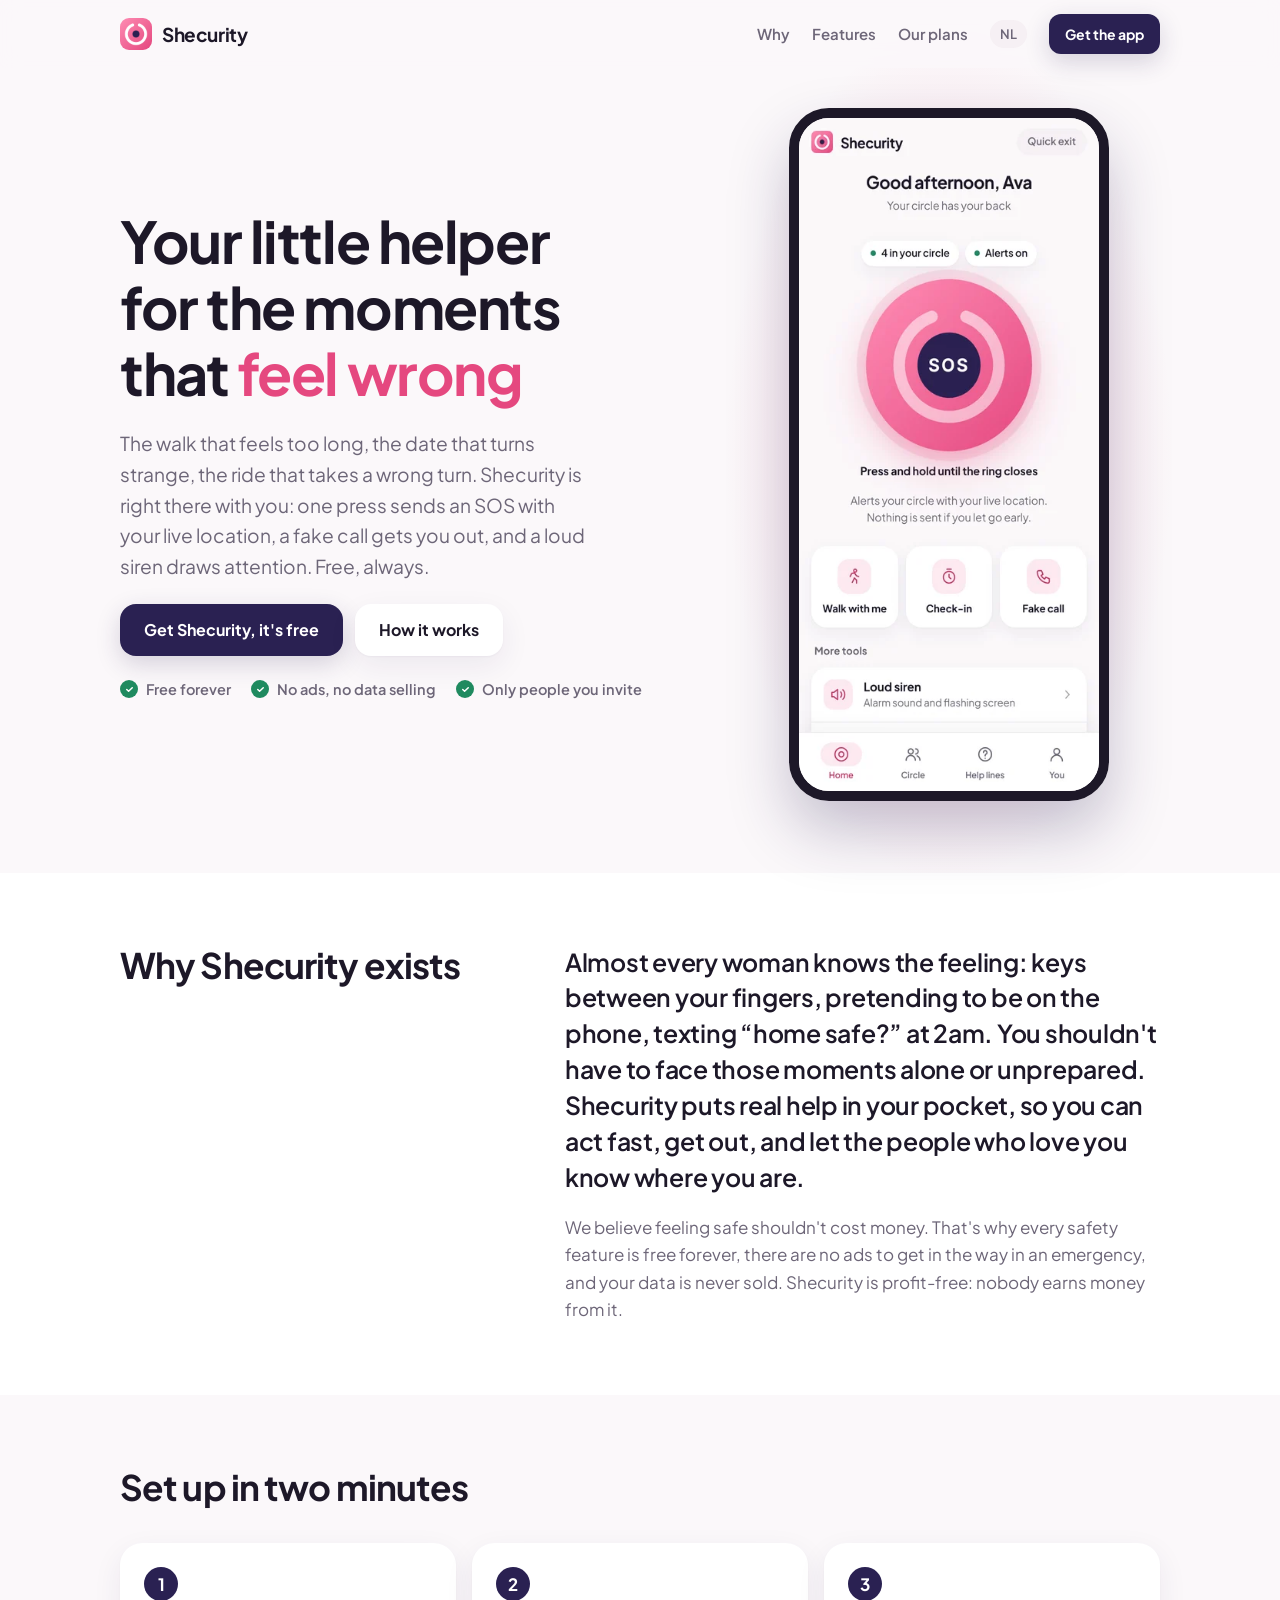
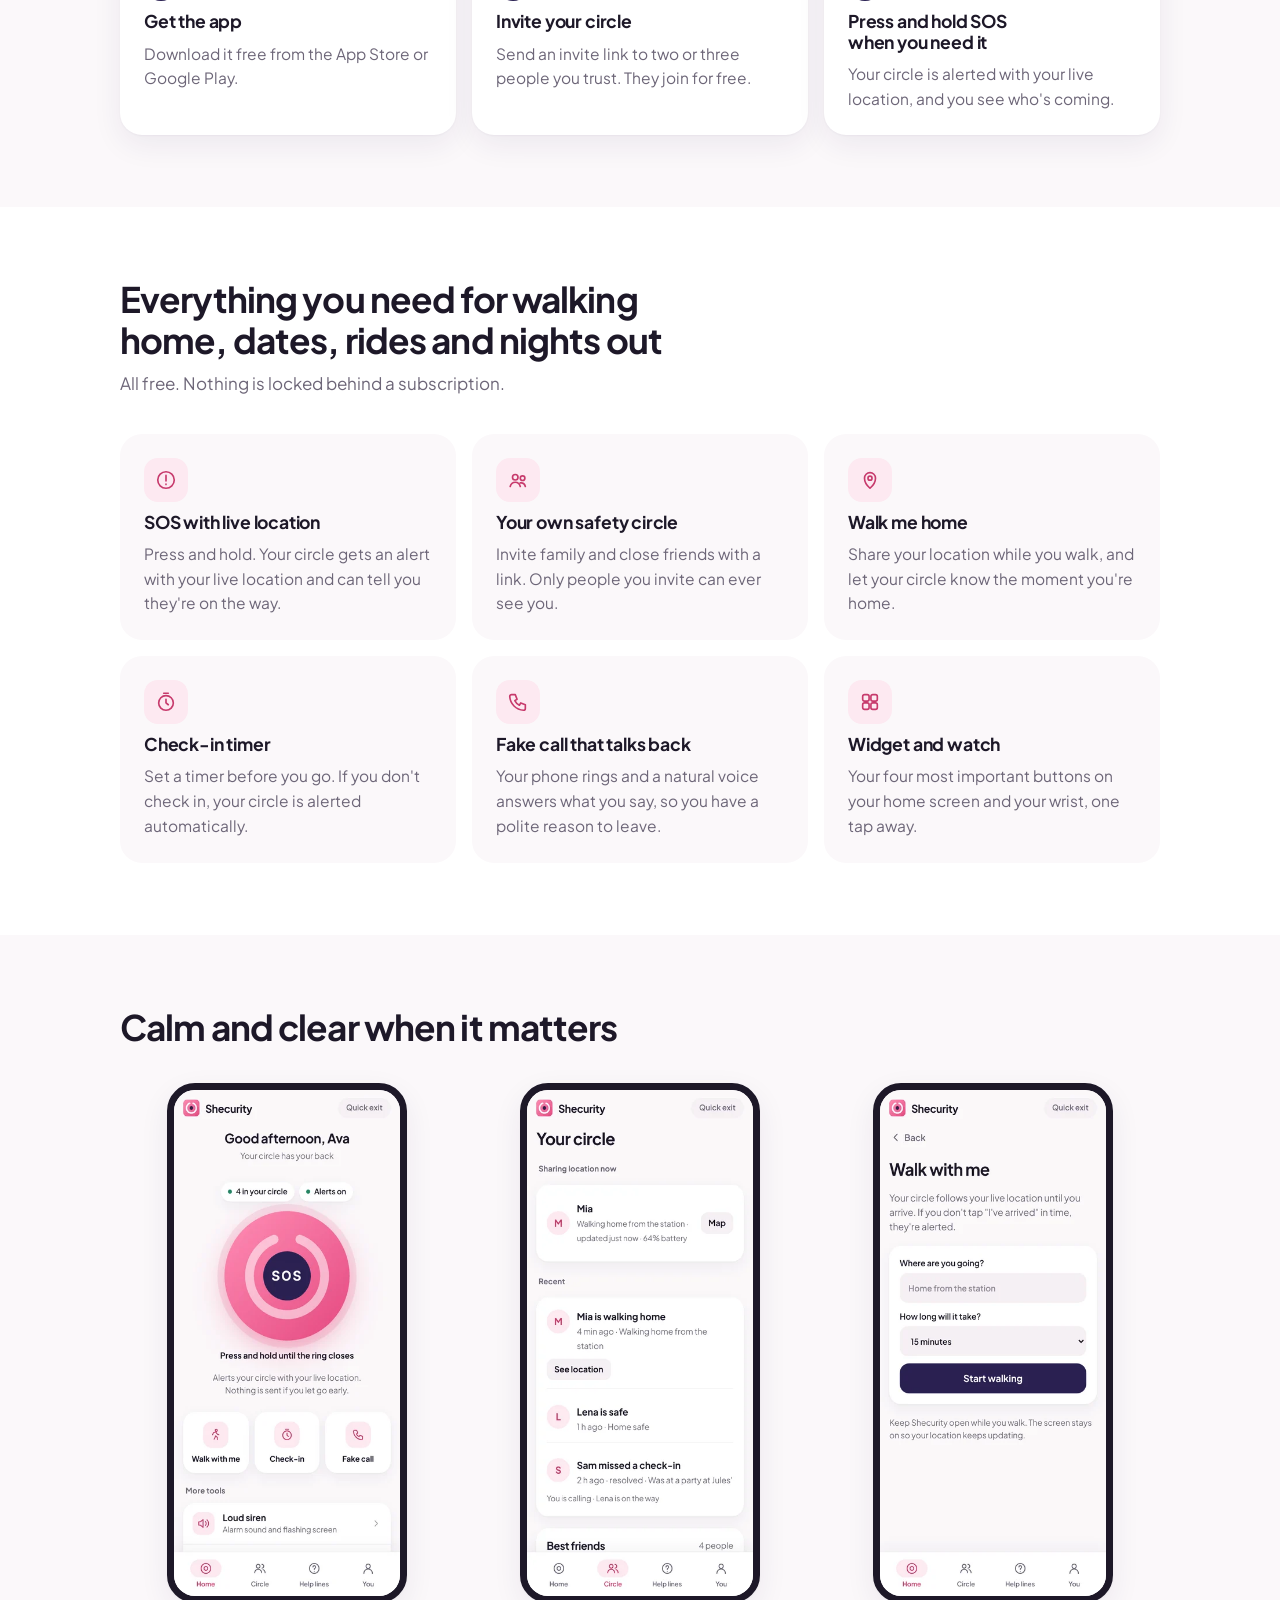
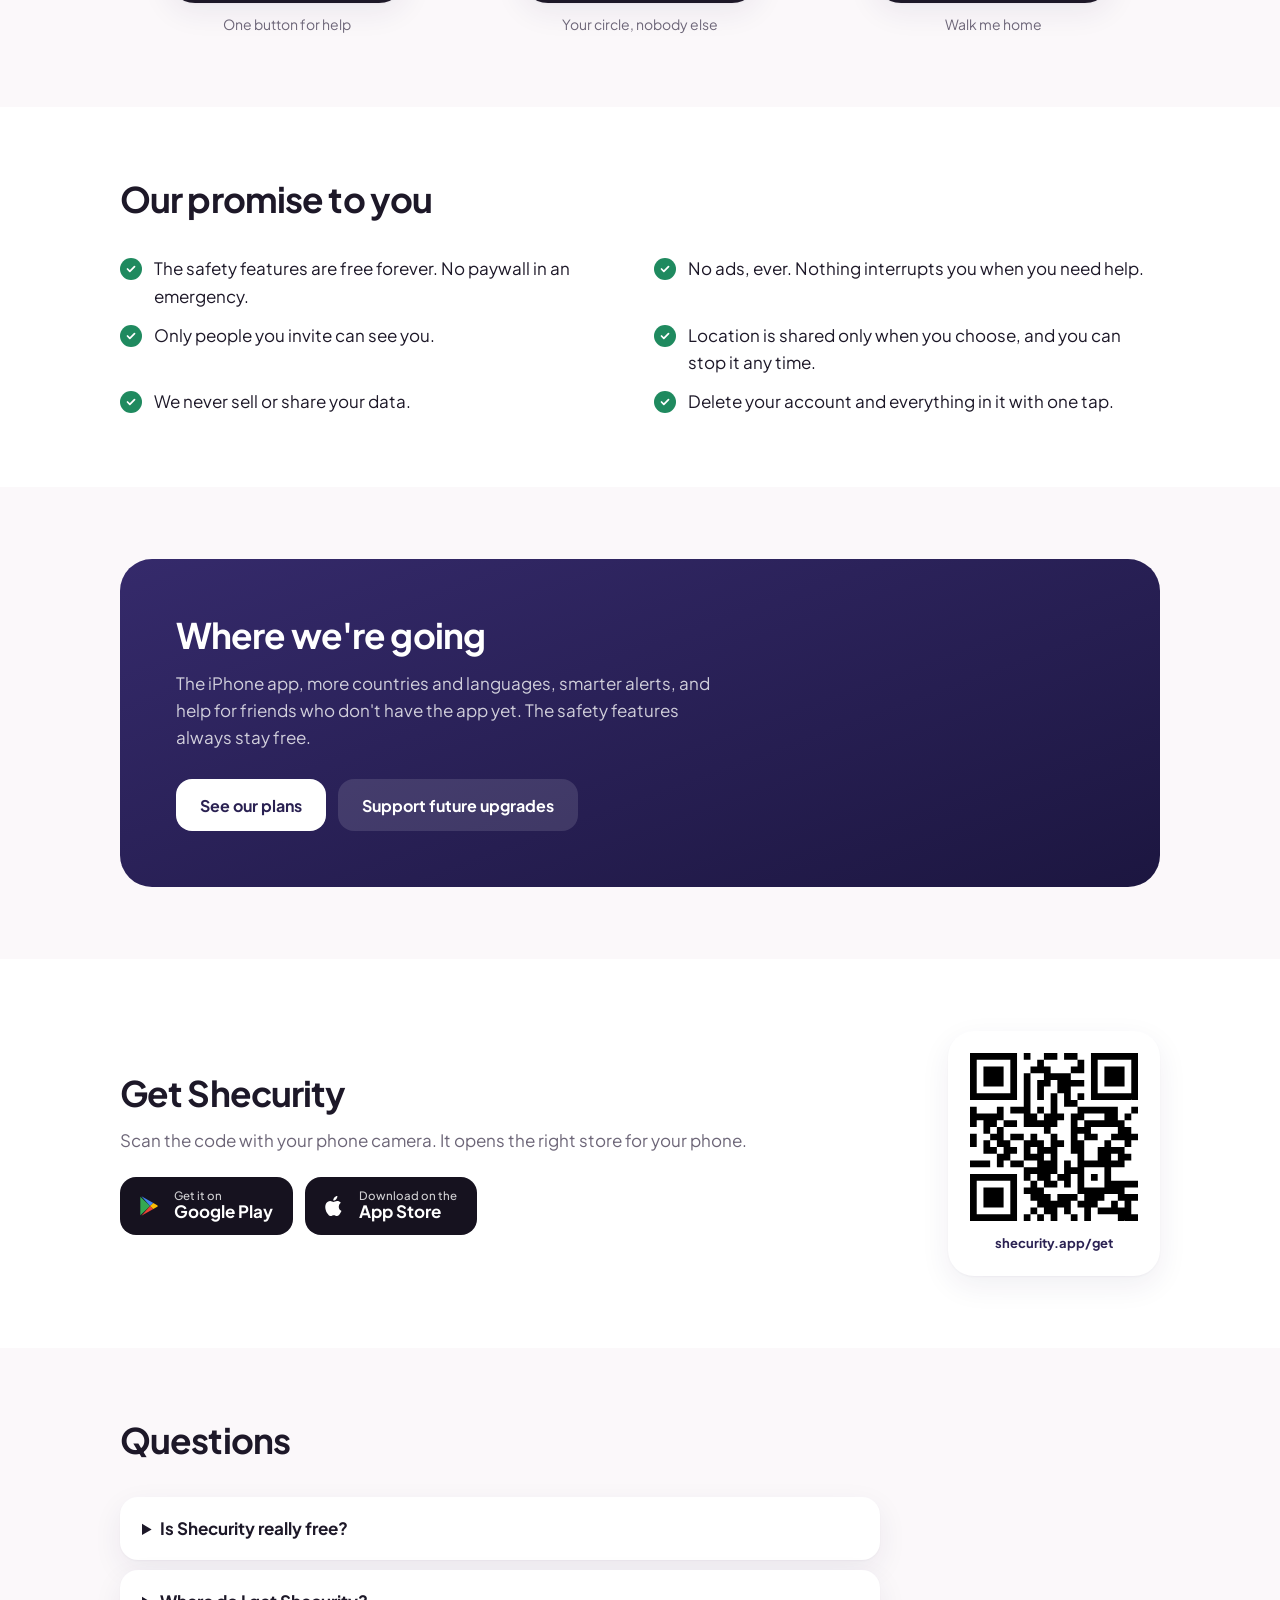
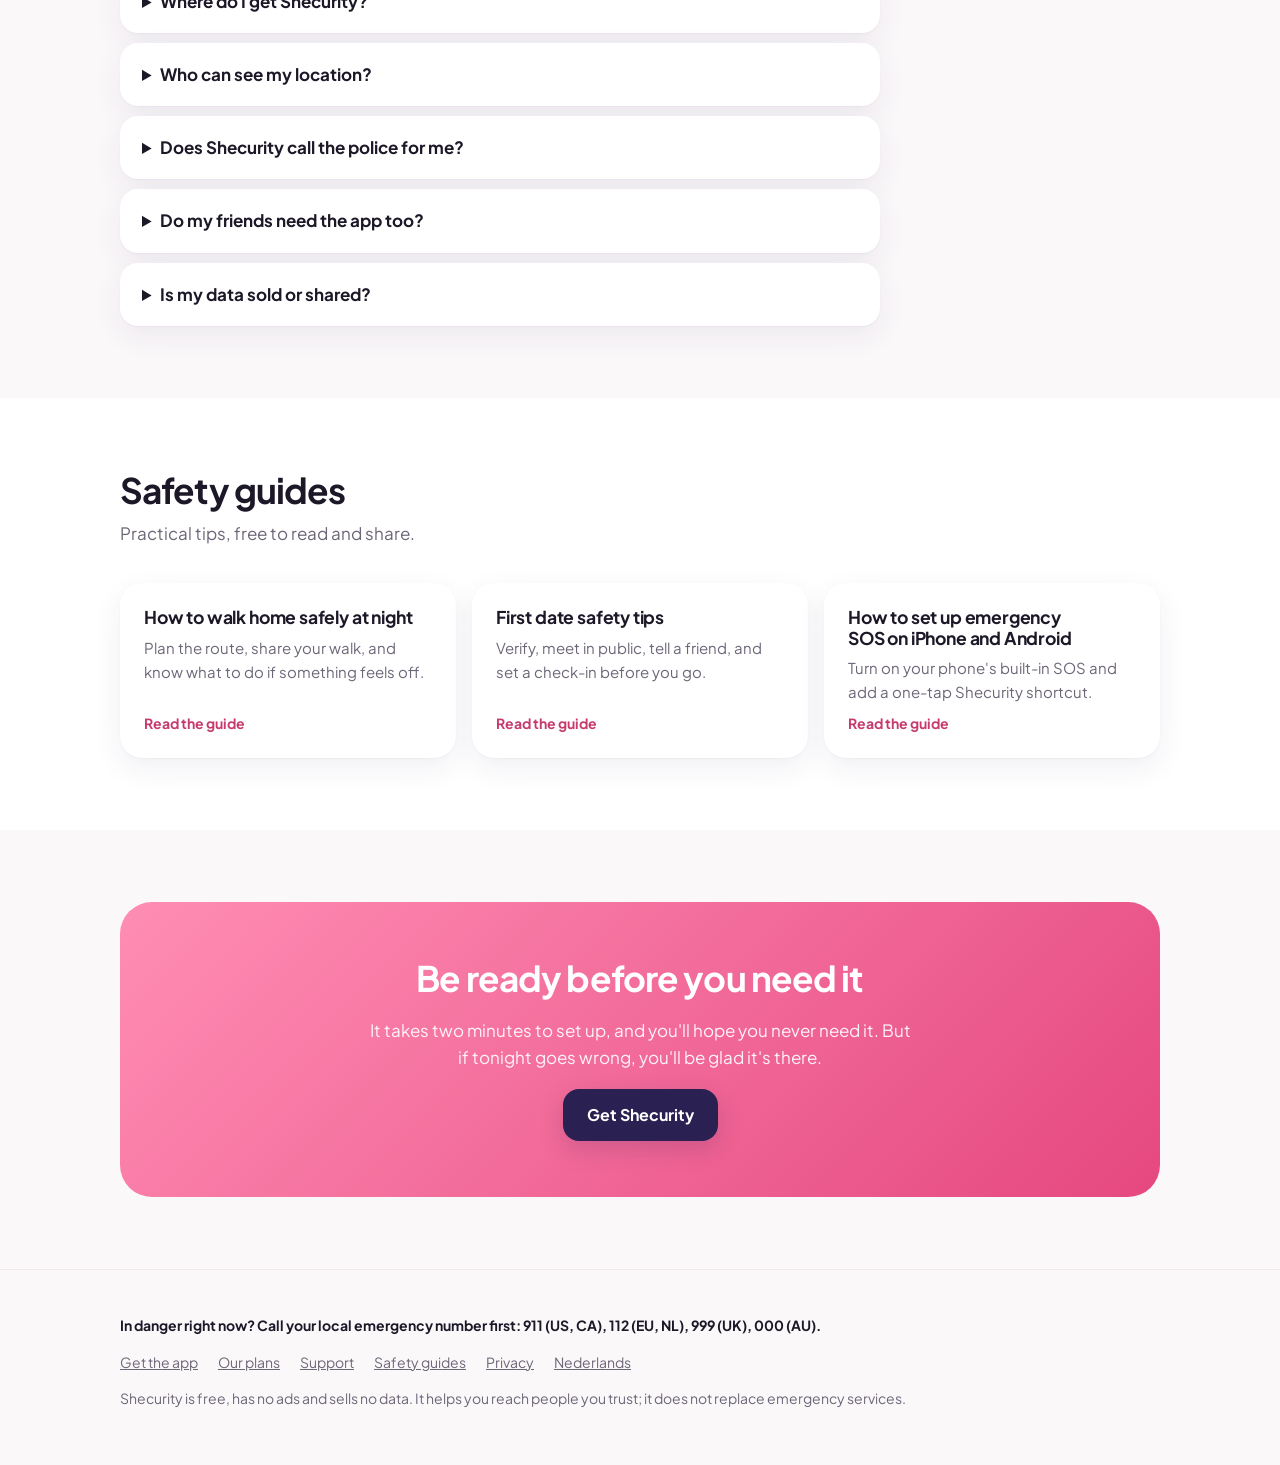
<file: index.html>
<!doctype html>
<html lang="en">
<head>
<meta charset="utf-8">
<meta name="viewport" content="width=device-width, initial-scale=1, viewport-fit=cover">
<title>Shecurity: Free Women's Safety App with SOS, Fake Call &amp; Live Location</title>
<meta name="description" content="Your little helper for the moments that feel wrong. Shecurity is a free personal safety app for women: a panic button that sends an SOS with live location, walk me home, check-in timers, a fake call that talks back and a loud siren. Free forever, no ads, your data never sold.">
<link rel="canonical" href="https://shecurity.app/">
<link rel="alternate" hreflang="en" href="https://shecurity.app/">
<link rel="alternate" hreflang="nl" href="https://shecurity.app/nl/">
<link rel="alternate" hreflang="x-default" href="https://shecurity.app/">
<meta name="theme-color" content="#fbf8fa">
<meta name="robots" content="index, follow, max-image-preview:large">
<meta property="og:type" content="website">
<meta property="og:site_name" content="Shecurity">
<meta property="og:title" content="Shecurity: Free Women's Safety App with SOS, Fake Call &amp; Live Location">
<meta property="og:description" content="Your little helper for the moments that feel wrong. Shecurity is a free personal safety app for women: a panic button that sends an SOS with live location, walk me home, check-in timers, a fake call that talks back and a loud siren. Free forever, no ads, your data never sold.">
<meta property="og:url" content="https://shecurity.app/">
<meta property="og:image" content="https://shecurity.app/img/share.png">
<meta property="og:image:width" content="1200">
<meta property="og:image:height" content="630">
<meta property="og:image:alt" content="Shecurity, the free safety app with your own safety circle">
<meta property="og:locale" content="en_US">
<meta name="twitter:card" content="summary_large_image">
<meta name="twitter:title" content="Shecurity: Free Women's Safety App with SOS, Fake Call &amp; Live Location">
<meta name="twitter:description" content="Your little helper for the moments that feel wrong. Shecurity is a free personal safety app for women: a panic button that sends an SOS with live location, walk me home, check-in timers, a fake call that talks back and a loud siren. Free forever, no ads, your data never sold.">
<meta name="twitter:image" content="https://shecurity.app/img/share.png">
<link rel="icon" href="icon.svg" type="image/svg+xml">
<link rel="icon" href="favicon-32.png" sizes="32x32" type="image/png">
<link rel="apple-touch-icon" href="apple-touch-icon.png">
<link rel="preconnect" href="https://fonts.googleapis.com">
<link rel="preconnect" href="https://fonts.gstatic.com" crossorigin>
<link rel="stylesheet" href="https://fonts.googleapis.com/css2?family=Plus+Jakarta+Sans:wght@400;600;700&display=swap">
<link rel="stylesheet" href="assets/site.css">
<script src="assets/stores.js" defer></script>
<script type="application/ld+json">{"@type": "Organization", "@id": "https://shecurity.app/#org", "name": "Shecurity", "url": "https://shecurity.app/", "logo": "https://shecurity.app/icon-512.png", "@context": "https://schema.org"}</script>
<script type="application/ld+json">{"@context": "https://schema.org", "@type": "WebApplication", "name": "Shecurity", "url": "https://shecurity.app/app/", "applicationCategory": "LifestyleApplication", "applicationSubCategory": "Personal safety", "operatingSystem": "iOS, Android, any modern browser", "inLanguage": "en", "description": "Your little helper for the moments that feel wrong. Shecurity is a free personal safety app for women: a panic button that sends an SOS with live location, walk me home, check-in timers, a fake call that talks back and a loud siren. Free forever, no ads, your data never sold.", "isAccessibleForFree": true, "offers": {"@type": "Offer", "price": "0", "priceCurrency": "USD"}, "screenshot": ["https://shecurity.app/img/screen-home.jpg", "https://shecurity.app/img/screen-circle.jpg", "https://shecurity.app/img/screen-walk.jpg"], "featureList": ["SOS alert to your safety circle with live location", "Walk-me-home live location sharing", "Share your plans with your circle, like a story that expires", "Check-in timer that alerts your circle if you don't check in", "Fake incoming call", "Loud siren", "Ride and first-date safety notes", "Audio recording", "Help lines by country"], "publisher": {"@id": "https://shecurity.app/#org"}}</script>
<script type="application/ld+json">{"@context": "https://schema.org", "@type": "FAQPage", "mainEntity": [{"@type": "Question", "name": "Is Shecurity really free?", "acceptedAnswer": {"@type": "Answer", "text": "Yes. Every safety feature is free forever, with no ads and no trial. Later there may be an optional Shecurity Plus for extras that cost money to run, like automatic text messages, but SOS, your safety circle, live location and check-ins will always stay free."}}, {"@type": "Question", "name": "Where do I get Shecurity?", "acceptedAnswer": {"@type": "Answer", "text": "On iPhone, from the App Store. On Android, from Google Play. It is free on both."}}, {"@type": "Question", "name": "Does it work on iPhone and Android?", "acceptedAnswer": {"@type": "Answer", "text": "Yes, on any recent iPhone or Android phone. Download it from the App Store or Google Play."}}, {"@type": "Question", "name": "Who can see my location?", "acceptedAnswer": {"@type": "Answer", "text": "Only the people in your safety circle, and only while you choose to share it: during an SOS, a walk or an expired check-in. There is no public map and no stranger network. You can stop sharing with one tap."}}, {"@type": "Question", "name": "Does Shecurity call the police for me?", "acceptedAnswer": {"@type": "Answer", "text": "No. Shecurity alerts the people you trust and shows your local emergency number with one tap. If you are in danger right now, call 911, 112, 999 or 000 first."}}, {"@type": "Question", "name": "Do my friends need the app too?", "acceptedAnswer": {"@type": "Answer", "text": "To join your circle and get instant alerts, yes, and it's free for them too. Even without it, your SOS can send a regular text message with your location to anyone in your contacts."}}, {"@type": "Question", "name": "Is my data sold or shared?", "acceptedAnswer": {"@type": "Answer", "text": "Never. There are no ads and no trackers. Your contacts and notes stay on your phone; circle alerts are stored in the EU and deleted automatically after 30 days. Read the privacy policy."}}]}</script>
<script type="application/ld+json">{"@context": "https://schema.org", "@type": "WebSite", "name": "Shecurity", "url": "https://shecurity.app/", "inLanguage": ["en", "nl"]}</script>
</head>
<body>
<header class="site"><div class="wrap">
<a class="logo" href="./"><img src="icon-192.png" alt="" width="32" height="32">Shecurity</a>
<nav class="top" aria-label="Main"><a class="hide-sm" href="#why">Why</a><a class="hide-sm" href="#features">Features</a><a class="hide-sm" href="https://getshecurity.com">Our plans</a><a class="lang" href="nl/" hreflang="nl" lang="nl">NL</a><a class="btn primary sm" href="#get" data-get>Get the app</a></nav>
</div></header>
<main>

<section class="hero"><div class="wrap">
<div class="copy">
<h1>Your little helper for the moments that <span class="accent">feel wrong</span></h1>
<p class="lede">The walk that feels too long, the date that turns strange, the ride that takes a wrong turn. Shecurity is right there with you: one press sends an SOS with your live location, a fake call gets you out, and a loud siren draws attention. Free, always.</p>
<div class="ctas"><a class="btn primary" href="#get" data-get><span data-get-label>Get Shecurity, it's free</span></a><a class="btn soft" href="#how">How it works</a></div>
<ul class="checks"><li>Free forever</li><li>No ads, no data selling</li><li>Only people you invite</li></ul>
</div>
<div class="phone"><picture><source srcset="img/screen-home.webp" type="image/webp"><img src="img/screen-home.jpg" alt="Shecurity home screen with the SOS button and your safety circle" width="390" height="844" fetchpriority="high"></picture></div>
</div></section>

<section class="band alt" id="why"><div class="wrap why">
<h2>Why Shecurity exists</h2>
<div class="why-copy">
<p class="big">Almost every woman knows the feeling: keys between your fingers, pretending to be on the phone, texting “home safe?” at 2am. You shouldn't have to face those moments alone or unprepared. Shecurity puts real help in your pocket, so you can act fast, get out, and let the people who love you know where you are.</p>
<p>We believe feeling safe shouldn't cost money. That's why every safety feature is free forever, there are no ads to get in the way in an emergency, and your data is never sold. Shecurity is profit-free: nobody earns money from it.</p>
</div>
</div></section>

<section class="band" id="how"><div class="wrap">
<div class="section-head"><h2>Set up in two minutes</h2></div>
<div class="steps">
<div class="step"><h3>Get the app</h3><p>Download it free from the App Store or Google Play.</p></div>
<div class="step"><h3>Invite your circle</h3><p>Send an invite link to two or three people you trust. They join for free.</p></div>
<div class="step"><h3>Press and hold SOS when you need it</h3><p>Your circle is alerted with your live location, and you see who's coming.</p></div>
</div>
</div></section>

<section class="band alt" id="features"><div class="wrap">
<div class="section-head"><h2>Everything you need for walking home, dates, rides and nights out</h2><p class="muted">All free. Nothing is locked behind a subscription.</p></div>
<div class="features"><div class="feature"><div class="ic"><svg viewBox="0 0 24 24" aria-hidden="true"><circle cx="12" cy="12" r="9"/><path d="M12 7v6M12 16.5v.5"/></svg></div><h3>SOS with live location</h3><p>Press and hold. Your circle gets an alert with your live location and can tell you they're on the way.</p></div><div class="feature"><div class="ic"><svg viewBox="0 0 24 24" aria-hidden="true"><circle cx="9" cy="9" r="3"/><circle cx="17" cy="10" r="2.5"/><path d="M3.5 19c.8-3 3-4.5 5.5-4.5s4.7 1.5 5.5 4.5M14.5 15.2c2.6-.4 4.7.9 5.5 3.8"/></svg></div><h3>Your own safety circle</h3><p>Invite family and close friends with a link. Only people you invite can ever see you.</p></div><div class="feature"><div class="ic"><svg viewBox="0 0 24 24" aria-hidden="true"><path d="M12 21s-6-5.3-6-11a6 6 0 0 1 12 0c0 5.7-6 11-6 11Z"/><circle cx="12" cy="10" r="2.2"/></svg></div><h3>Walk me home</h3><p>Share your location while you walk, and let your circle know the moment you're home.</p></div><div class="feature"><div class="ic"><svg viewBox="0 0 24 24" aria-hidden="true"><circle cx="12" cy="13" r="8"/><path d="M12 9v4l2.5 2M9.5 2.5h5"/></svg></div><h3>Check-in timer</h3><p>Set a timer before you go. If you don't check in, your circle is alerted automatically.</p></div><div class="feature"><div class="ic"><svg viewBox="0 0 24 24" aria-hidden="true"><path d="M5 4h4l2 5-2.5 1.5a11 11 0 0 0 5 5L15 13l5 2v4a2 2 0 0 1-2 2A16 16 0 0 1 3 6a2 2 0 0 1 2-2Z"/></svg></div><h3>Fake call that talks back</h3><p>Your phone rings and a natural voice answers what you say, so you have a polite reason to leave.</p></div><div class="feature"><div class="ic"><svg viewBox="0 0 24 24" aria-hidden="true"><rect x="4" y="4" width="7" height="7" rx="2"/><rect x="13" y="4" width="7" height="7" rx="2"/><rect x="4" y="13" width="7" height="7" rx="2"/><rect x="13" y="13" width="7" height="7" rx="2"/></svg></div><h3>Widget and watch</h3><p>Your four most important buttons on your home screen and your wrist, one tap away.</p></div></div>
</div></section>

<section class="band"><div class="wrap">
<div class="section-head"><h2>Calm and clear when it matters</h2></div>
<div class="shots"><figure><picture><source srcset="img/screen-home.webp" type="image/webp"><img src="img/screen-home.jpg" alt="Shecurity home screen with SOS button" width="390" height="844" loading="lazy"></picture><figcaption>One button for help</figcaption></figure><figure><picture><source srcset="img/screen-circle.webp" type="image/webp"><img src="img/screen-circle.jpg" alt="Safety circle screen showing friends and alerts" width="390" height="844" loading="lazy"></picture><figcaption>Your circle, nobody else</figcaption></figure><figure><picture><source srcset="img/screen-walk.webp" type="image/webp"><img src="img/screen-walk.jpg" alt="Walk me home screen sharing live location" width="390" height="844" loading="lazy"></picture><figcaption>Walk me home</figcaption></figure></div>
</div></section>

<section class="band alt"><div class="wrap">
<div class="section-head"><h2>Our promise to you</h2></div>
<ul class="promises">
<li>The safety features are free forever. No paywall in an emergency.</li>
<li>No ads, ever. Nothing interrupts you when you need help.</li>
<li>Only people you invite can see you.</li>
<li>Location is shared only when you choose, and you can stop it any time.</li>
<li>We never sell or share your data.</li>
<li>Delete your account and everything in it with one tap.</li>
</ul>
</div></section>

<section class="band" id="next"><div class="wrap"><div class="next">
<div class="next-copy">
<h2>Where we're going</h2>
<p>The iPhone app, more countries and languages, smarter alerts, and help for friends who don't have the app yet. The safety features always stay free.</p>
</div>
<div class="ctas"><a class="btn light" href="https://getshecurity.com/plans/">See our plans</a><a class="btn ghost" href="https://getshecurity.com/#support">Support future upgrades</a></div>
</div></div></section>

<section class="band alt" id="get"><div class="wrap"><div class="get">
<div class="get-copy">
<h2>Get Shecurity</h2>
<p class="muted">Scan the code with your phone camera. It opens the right store for your phone.</p>
<div class="stores">
<a class="store" href="https://play.google.com/store/apps/details?id=io.github.punselie15.shecurity"><svg viewBox="0 0 24 24" aria-hidden="true"><path d="M4 3.5v17l9-8.5z" fill="#34a853"/><path d="m13 12 3 2.8L5 21l8-9z" fill="#ea4335"/><path d="m13 12-8-9 11 6.2z" fill="#4285f4"/><path d="m16 9.2 3.6 2c.6.4.6 1.2 0 1.6l-3.6 2L13 12z" fill="#fbbc04"/></svg><span><small>Get it on</small>Google Play</span></a>
<a class="store" href="https://apps.apple.com/app/id6826622812"><svg viewBox="0 0 24 24" aria-hidden="true"><path fill="currentColor" d="M16.4 12.6c0-2.3 1.9-3.4 2-3.5-1.1-1.6-2.8-1.8-3.4-1.8-1.4-.1-2.8.9-3.5.9s-1.8-.8-3-.8c-1.5 0-3 .9-3.8 2.3-1.6 2.8-.4 7 1.2 9.3.8 1.1 1.7 2.4 2.9 2.3 1.2 0 1.6-.7 3-.7s1.8.7 3 .7c1.3 0 2.1-1.1 2.8-2.3.9-1.3 1.3-2.6 1.3-2.6s-2.5-1-2.5-3.8zM14.1 5.7c.6-.8 1.1-1.9 1-3-1 0-2.1.6-2.8 1.4-.6.7-1.1 1.8-1 2.9 1 .1 2.1-.6 2.8-1.3z"/></svg><span><small>Download on the</small>App Store</span></a>
</div>
</div>
<div class="qr-card">
<svg class="qr" role="img" aria-label="QR code for shecurity.app/get" version="1.1" viewBox="0 0 25 25" xmlns="http://www.w3.org/2000/svg"><path d="M0,0H1V1H0zM1,0H2V1H1zM2,0H3V1H2zM3,0H4V1H3zM4,0H5V1H4zM5,0H6V1H5zM6,0H7V1H6zM8,0H9V1H8zM11,0H12V1H11zM12,0H13V1H12zM14,0H15V1H14zM15,0H16V1H15zM18,0H19V1H18zM19,0H20V1H19zM20,0H21V1H20zM21,0H22V1H21zM22,0H23V1H22zM23,0H24V1H23zM24,0H25V1H24zM0,1H1V2H0zM6,1H7V2H6zM10,1H11V2H10zM16,1H17V2H16zM18,1H19V2H18zM24,1H25V2H24zM0,2H1V3H0zM2,2H3V3H2zM3,2H4V3H3zM4,2H5V3H4zM6,2H7V3H6zM9,2H10V3H9zM10,2H11V3H10zM11,2H12V3H11zM15,2H16V3H15zM16,2H17V3H16zM18,2H19V3H18zM20,2H21V3H20zM21,2H22V3H21zM22,2H23V3H22zM24,2H25V3H24zM0,3H1V4H0zM2,3H3V4H2zM3,3H4V4H3zM4,3H5V4H4zM6,3H7V4H6zM8,3H9V4H8zM11,3H12V4H11zM12,3H13V4H12zM13,3H14V4H13zM14,3H15V4H14zM18,3H19V4H18zM20,3H21V4H20zM21,3H22V4H21zM22,3H23V4H22zM24,3H25V4H24zM0,4H1V5H0zM2,4H3V5H2zM3,4H4V5H3zM4,4H5V5H4zM6,4H7V5H6zM8,4H9V5H8zM10,4H11V5H10zM11,4H12V5H11zM13,4H14V5H13zM14,4H15V5H14zM15,4H16V5H15zM16,4H17V5H16zM18,4H19V5H18zM20,4H21V5H20zM21,4H22V5H21zM22,4H23V5H22zM24,4H25V5H24zM0,5H1V6H0zM6,5H7V6H6zM8,5H9V6H8zM10,5H11V6H10zM13,5H14V6H13zM14,5H15V6H14zM18,5H19V6H18zM24,5H25V6H24zM0,6H1V7H0zM1,6H2V7H1zM2,6H3V7H2zM3,6H4V7H3zM4,6H5V7H4zM5,6H6V7H5zM6,6H7V7H6zM8,6H9V7H8zM10,6H11V7H10zM12,6H13V7H12zM14,6H15V7H14zM16,6H17V7H16zM18,6H19V7H18zM19,6H20V7H19zM20,6H21V7H20zM21,6H22V7H21zM22,6H23V7H22zM23,6H24V7H23zM24,6H25V7H24zM8,7H9V8H8zM12,7H13V8H12zM14,7H15V8H14zM15,7H16V8H15zM0,8H1V9H0zM4,8H5V9H4zM6,8H7V9H6zM7,8H8V9H7zM8,8H9V9H8zM10,8H11V9H10zM12,8H13V9H12zM16,8H17V9H16zM17,8H18V9H17zM18,8H19V9H18zM19,8H20V9H19zM20,8H21V9H20zM21,8H22V9H21zM24,8H25V9H24zM0,9H1V10H0zM1,9H2V10H1zM2,9H3V10H2zM3,9H4V10H3zM4,9H5V10H4zM8,9H9V10H8zM9,9H10V10H9zM11,9H12V10H11zM12,9H13V10H12zM13,9H14V10H13zM15,9H16V10H15zM16,9H17V10H16zM20,9H21V10H20zM21,9H22V10H21zM23,9H24V10H23zM0,10H1V11H0zM2,10H3V11H2zM3,10H4V11H3zM5,10H6V11H5zM6,10H7V11H6zM8,10H9V11H8zM9,10H10V11H9zM10,10H11V11H10zM11,10H12V11H11zM12,10H13V11H12zM15,10H16V11H15zM17,10H18V11H17zM18,10H19V11H18zM19,10H20V11H19zM20,10H21V11H20zM21,10H22V11H21zM22,10H23V11H22zM2,11H3V12H2zM4,11H5V12H4zM11,11H12V12H11zM15,11H16V12H15zM16,11H17V12H16zM17,11H18V12H17zM22,11H23V12H22zM23,11H24V12H23zM0,12H1V13H0zM3,12H4V13H3zM4,12H5V13H4zM6,12H7V13H6zM7,12H8V13H7zM9,12H10V13H9zM12,12H13V13H12zM15,12H16V13H15zM17,12H18V13H17zM18,12H19V13H18zM21,12H22V13H21zM22,12H23V13H22zM23,12H24V13H23zM24,12H25V13H24zM0,13H1V14H0zM2,13H3V14H2zM4,13H5V14H4zM5,13H6V14H5zM8,13H9V14H8zM9,13H10V14H9zM10,13H11V14H10zM12,13H13V14H12zM13,13H14V14H13zM15,13H16V14H15zM16,13H17V14H16zM20,13H21V14H20zM23,13H24V14H23zM2,14H3V15H2zM3,14H4V15H3zM5,14H6V15H5zM6,14H7V15H6zM8,14H9V15H8zM10,14H11V15H10zM11,14H12V15H11zM12,14H13V15H12zM15,14H16V15H15zM16,14H17V15H16zM19,14H20V15H19zM20,14H21V15H20zM21,14H22V15H21zM22,14H23V15H22zM4,15H5V16H4zM5,15H6V16H5zM8,15H9V16H8zM9,15H10V16H9zM10,15H11V16H10zM12,15H13V16H12zM16,15H17V16H16zM19,15H20V16H19zM20,15H21V16H20zM22,15H23V16H22zM23,15H24V16H23zM0,16H1V17H0zM1,16H2V17H1zM2,16H3V17H2zM4,16H5V17H4zM6,16H7V17H6zM7,16H8V17H7zM10,16H11V17H10zM11,16H12V17H11zM12,16H13V17H12zM14,16H15V17H14zM16,16H17V17H16zM17,16H18V17H17zM18,16H19V17H18zM19,16H20V17H19zM20,16H21V17H20zM21,16H22V17H21zM22,16H23V17H22zM8,17H9V18H8zM9,17H10V18H9zM10,17H11V18H10zM11,17H12V18H11zM12,17H13V18H12zM14,17H15V18H14zM15,17H16V18H15zM16,17H17V18H16zM20,17H21V18H20zM0,18H1V19H0zM1,18H2V19H1zM2,18H3V19H2zM3,18H4V19H3zM4,18H5V19H4zM5,18H6V19H5zM6,18H7V19H6zM8,18H9V19H8zM10,18H11V19H10zM11,18H12V19H11zM13,18H14V19H13zM14,18H15V19H14zM16,18H17V19H16zM18,18H19V19H18zM20,18H21V19H20zM0,19H1V20H0zM6,19H7V20H6zM9,19H10V20H9zM11,19H12V20H11zM12,19H13V20H12zM14,19H15V20H14zM16,19H17V20H16zM20,19H21V20H20zM21,19H22V20H21zM22,19H23V20H22zM23,19H24V20H23zM24,19H25V20H24zM0,20H1V21H0zM2,20H3V21H2zM3,20H4V21H3zM4,20H5V21H4zM6,20H7V21H6zM8,20H9V21H8zM9,20H10V21H9zM10,20H11V21H10zM16,20H17V21H16zM17,20H18V21H17zM18,20H19V21H18zM19,20H20V21H19zM20,20H21V21H20zM21,20H22V21H21zM22,20H23V21H22zM0,21H1V22H0zM2,21H3V22H2zM3,21H4V22H3zM4,21H5V22H4zM6,21H7V22H6zM9,21H10V22H9zM10,21H11V22H10zM11,21H12V22H11zM13,21H14V22H13zM14,21H15V22H14zM15,21H16V22H15zM17,21H18V22H17zM18,21H19V22H18zM19,21H20V22H19zM22,21H23V22H22zM23,21H24V22H23zM24,21H25V22H24zM0,22H1V23H0zM2,22H3V23H2zM3,22H4V23H3zM4,22H5V23H4zM6,22H7V23H6zM10,22H11V23H10zM11,22H12V23H11zM12,22H13V23H12zM13,22H14V23H13zM14,22H15V23H14zM16,22H17V23H16zM17,22H18V23H17zM18,22H19V23H18zM21,22H22V23H21zM23,22H24V23H23zM0,23H1V24H0zM6,23H7V24H6zM9,23H10V24H9zM11,23H12V24H11zM12,23H13V24H12zM14,23H15V24H14zM17,23H18V24H17zM19,23H20V24H19zM20,23H21V24H20zM21,23H22V24H21zM22,23H23V24H22zM23,23H24V24H23zM0,24H1V25H0zM1,24H2V25H1zM2,24H3V25H2zM3,24H4V25H3zM4,24H5V25H4zM5,24H6V25H5zM6,24H7V25H6zM8,24H9V25H8zM10,24H11V25H10zM12,24H13V25H12zM15,24H16V25H15zM17,24H18V25H17zM22,24H23V25H22zM23,24H24V25H23zM24,24H25V25H24z" id="qr-path" fill="#000000" fill-opacity="1" fill-rule="nonzero" stroke="none"/></svg><span>shecurity.app/get</span></div>
</div></div></section>

<section class="band" id="faq"><div class="wrap">
<div class="section-head"><h2>Questions</h2></div>
<div class="faq"><details><summary>Is Shecurity really free?</summary><p>Yes. Every safety feature is free forever, with no ads and no trial. Shecurity is a profit-free project: nobody earns money from it. If you want to help pay for future upgrades you can <a href="https://getshecurity.com/#support">donate any amount</a>, but you never have to.</p></details><details><summary>Where do I get Shecurity?</summary><p>On iPhone, from the <a href="https://apps.apple.com/app/id6826622812">App Store</a>. On Android, from <a href="https://play.google.com/store/apps/details?id=io.github.punselie15.shecurity">Google Play</a>. It is free on both.</p></details><details><summary>Who can see my location?</summary><p>Only the people in your safety circle, and only while you choose to share it: during an SOS, a walk or a missed check-in. There is no public map and no stranger network. You can stop sharing with one tap.</p></details><details><summary>Does Shecurity call the police for me?</summary><p>No. Shecurity alerts the people you trust and shows your local emergency number with one tap. If you are in danger right now, call 911, 112, 999 or 000 first.</p></details><details><summary>Do my friends need the app too?</summary><p>To join your circle and get instant alerts, yes, and it's free for them too. Even without it, your SOS can send a regular text message with your location to anyone in your contacts.</p></details><details><summary>Is my data sold or shared?</summary><p>Never. There are no ads and no trackers. Your contacts and notes stay on your phone; circle alerts are stored in the EU and deleted automatically after 30 days. Read the <a href="privacy.html">privacy policy</a>.</p></details></div>
</div></section>

<section class="band alt"><div class="wrap">
<div class="section-head"><h2>Safety guides</h2><p class="muted">Practical tips, free to read and share.</p></div>
<div class="guides"><a class="guide-card" href="https://getshecurity.com/guides/walk-home-safely/"><h3>How to walk home safely at night</h3><p>Plan the route, share your walk, and know what to do if something feels off.</p><span>Read the guide</span></a><a class="guide-card" href="https://getshecurity.com/guides/first-date-safety/"><h3>First date safety tips</h3><p>Verify, meet in public, tell a friend, and set a check-in before you go.</p><span>Read the guide</span></a><a class="guide-card" href="https://getshecurity.com/guides/phone-emergency-sos/"><h3>How to set up emergency SOS on iPhone and Android</h3><p>Turn on your phone's built-in SOS and add a one-tap Shecurity shortcut.</p><span>Read the guide</span></a></div>
</div></section>

<section class="band cta-band"><div class="wrap"><div class="box">
<h2>Be ready before you need it</h2>
<p>It takes two minutes to set up, and you'll hope you never need it. But if tonight goes wrong, you'll be glad it's there.</p>
<a class="btn primary" href="#get" data-get><span data-get-label>Get Shecurity</span></a>
</div></div></section>

</main>
<footer class="site"><div class="wrap">
<p class="emergency">In danger right now? Call your local emergency number first: 911 (US, CA), 112 (EU, NL), 999 (UK), 000 (AU).</p>
<div class="links"><a href="get/">Get the app</a><a href="https://getshecurity.com">Our plans</a><a href="https://getshecurity.com/#support">Support</a><a href="https://getshecurity.com/guides/">Safety guides</a><a href="privacy.html">Privacy</a><a href="nl/">Nederlands</a></div>
<p>Shecurity is free, has no ads and sells no data. It helps you reach people you trust; it does not replace emergency services.</p>
</div></footer>
</body>
</html>
</file>
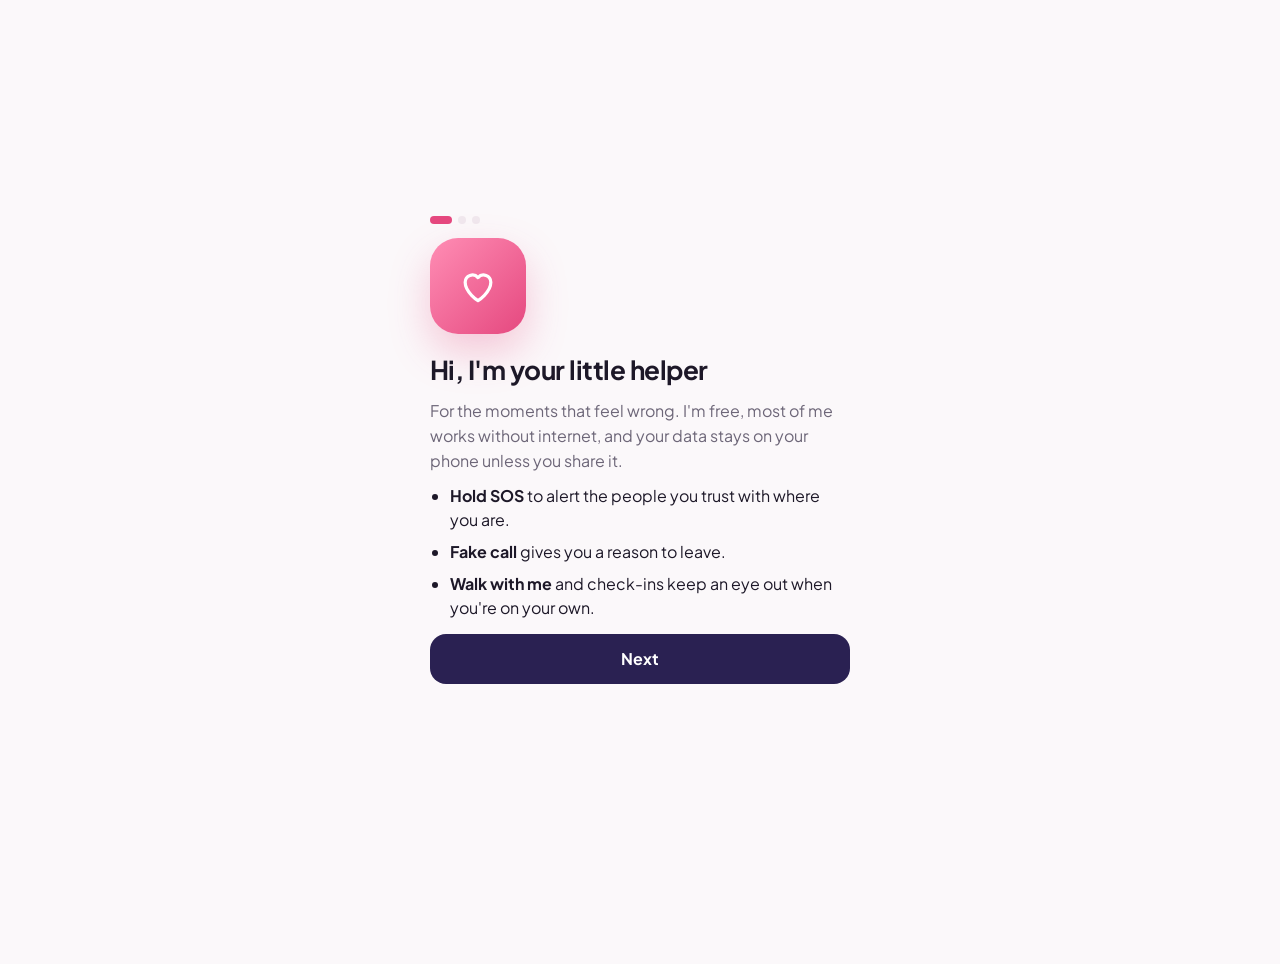
<file: app/index.html>
<!doctype html>
<html lang="en">
<head>
<meta charset="utf-8">
<meta name="viewport" content="width=device-width, initial-scale=1, viewport-fit=cover">
<meta name="theme-color" content="#fbf8fa" media="(prefers-color-scheme: light)">
<meta name="theme-color" content="#121017" media="(prefers-color-scheme: dark)">
<meta name="description" content="Free personal safety app. Your own safety circle, SOS alerts with live location, check-ins, fake call and siren. Private by design.">
<link rel="manifest" href="manifest.webmanifest">
<link rel="icon" href="icon.svg" type="image/svg+xml">
<link rel="apple-touch-icon" href="apple-touch-icon.png">
<link rel="icon" href="favicon-32.png" sizes="32x32" type="image/png">
<meta name="apple-mobile-web-app-capable" content="yes">
<meta name="apple-mobile-web-app-status-bar-style" content="default">
<meta name="apple-mobile-web-app-title" content="Shecurity">
<script src="vendor/supabase.js"></script>
<script src="i18n.js"></script>
<!--APP-START-->
<title>Shecurity</title>
<style>
.native .webonly { display: none !important; }
@font-face { font-family: "Plus Jakarta Sans"; font-style: normal; font-weight: 400; font-display: swap; src: url("fonts/plus-jakarta-sans-latin-400-normal.woff2") format("woff2"); }
@font-face { font-family: "Plus Jakarta Sans"; font-style: normal; font-weight: 500; font-display: swap; src: url("fonts/plus-jakarta-sans-latin-500-normal.woff2") format("woff2"); }
@font-face { font-family: "Plus Jakarta Sans"; font-style: normal; font-weight: 600; font-display: swap; src: url("fonts/plus-jakarta-sans-latin-600-normal.woff2") format("woff2"); }
@font-face { font-family: "Plus Jakarta Sans"; font-style: normal; font-weight: 700; font-display: swap; src: url("fonts/plus-jakarta-sans-latin-700-normal.woff2") format("woff2"); }
/* Layout: calm one-handed phone app. 480px column, soft cards without borders, one pink glow behind SOS. Colours come from the Rose Notch icon: blush pink accents, deep indigo for actions. */
:root {
  --bg: #fbf8fa;
  --surface: #ffffff;
  --surface-2: #f6f0f4;
  --ink: #1d1828;
  --muted: #6d6678;
  --line: #f0e8ee;
  --brand: #2a2152;
  --brand-ink: #ffffff;
  --brand-soft: #fde9f1;
  --pink: #e5487f;
  --pink-ink: #c73a6c;
  --sos: #d7263d;
  --sos-ink: #ffffff;
  --sos-soft: #fde6ea;
  --safe: #1f8a5f;
  --safe-soft: #e4f4ec;
  --warn: #9b6200;
  --shadow: 0 1px 2px rgba(42, 33, 82, .04), 0 8px 24px rgba(42, 33, 82, .06);
  --glow: rgba(229, 72, 127, .16);
  --font: "Plus Jakarta Sans", system-ui, -apple-system, "Segoe UI", Roboto, "Helvetica Neue", Arial, sans-serif;
  --mono: ui-monospace, "SFMono-Regular", Menlo, Consolas, monospace;
  --r: 20px;
}
@media (prefers-color-scheme: dark) {
  :root:not([data-theme="light"]) {
    --bg: #121017; --surface: #1b1822; --surface-2: #25212e; --ink: #f2eef6; --muted: #a49cb1; --line: #2c2736;
    --brand: #ff8db4; --brand-ink: #1d1828; --brand-soft: #36202d; --pink: #ff8db4; --pink-ink: #ff9fc0;
    --sos: #ff5468; --sos-ink: #ffffff; --sos-soft: #3a1a22; --safe: #4cc690; --safe-soft: #15301f; --warn: #e8b357;
    --shadow: 0 1px 2px rgba(0, 0, 0, .3), 0 8px 24px rgba(0, 0, 0, .25); --glow: rgba(255, 141, 180, .12);
    color-scheme: dark;
  }
}
:root[data-theme="dark"] {
  --bg: #121017; --surface: #1b1822; --surface-2: #25212e; --ink: #f2eef6; --muted: #a49cb1; --line: #2c2736;
  --brand: #ff8db4; --brand-ink: #1d1828; --brand-soft: #36202d; --pink: #ff8db4; --pink-ink: #ff9fc0;
  --sos: #ff5468; --sos-ink: #ffffff; --sos-soft: #3a1a22; --safe: #4cc690; --safe-soft: #15301f; --warn: #e8b357;
  --shadow: 0 1px 2px rgba(0, 0, 0, .3), 0 8px 24px rgba(0, 0, 0, .25); --glow: rgba(255, 141, 180, .12);
  color-scheme: dark;
}
* { box-sizing: border-box; -webkit-tap-highlight-color: transparent; }
html, body { margin: 0; }
body { background: var(--bg); color: var(--ink); font-family: var(--font); font-size: 16px; line-height: 1.5; min-height: 100vh; -webkit-font-smoothing: antialiased; }
button, input, select, textarea { font: inherit; color: inherit; }
a { color: var(--pink-ink); }
:focus-visible { outline: 2px solid var(--pink); outline-offset: 2px; }
[hidden] { display: none !important; }
svg.i { width: 22px; height: 22px; flex: none; fill: none; stroke: currentColor; stroke-width: 1.75; stroke-linecap: round; stroke-linejoin: round; }

/* top bar */
.top { position: sticky; top: 0; z-index: 20; background: var(--bg); padding-top: env(safe-area-inset-top, 0px); padding-left: max(16px, env(safe-area-inset-left, 0px)); padding-right: max(16px, env(safe-area-inset-right, 0px)); }
.top-inner { max-width: 480px; margin: 0 auto; display: flex; align-items: center; justify-content: flex-end; gap: 12px; height: 52px; }
.exit { border: 0; background: var(--surface-2); border-radius: 999px; padding: 7px 14px; font-size: 13px; font-weight: 600; color: var(--muted); cursor: pointer; }

main { max-width: 480px; margin: 0 auto; padding-block: 4px 124px; padding-left: max(16px, env(safe-area-inset-left, 0px)); padding-right: max(16px, env(safe-area-inset-right, 0px)); }
.view { display: flex; flex-direction: column; gap: 20px; }
h1, h2, h3 { margin: 0; line-height: 1.2; text-wrap: balance; font-weight: 700; letter-spacing: -0.02em; }
h1 { font-size: 28px; }
h2 { font-size: 18px; }
h3 { font-size: 16px; }
p { margin: 0; }
.muted { color: var(--muted); }
.small { font-size: 14px; }
.xs { font-size: 12px; }
.section-title { font-size: 13px; font-weight: 700; color: var(--muted); letter-spacing: .01em; margin-bottom: -10px; padding-left: 4px; }
.back { display: inline-flex; align-items: center; gap: 4px; background: none; border: 0; padding: 4px 0; color: var(--muted); cursor: pointer; font-size: 15px; font-weight: 600; }

.card { background: var(--surface); border: 0; border-radius: var(--r); padding: 18px; display: flex; flex-direction: column; gap: 12px; box-shadow: var(--shadow); }
.card.sos { background: var(--sos-soft); box-shadow: none; }
.card.safe { background: var(--safe-soft); box-shadow: none; }
.card.brand { background: var(--brand-soft); box-shadow: none; }
.card.free .heart { width: 34px; height: 34px; border-radius: 50%; display: grid; place-items: center; background: var(--pink); color: #fff; flex: none; }
.card.free .heart .i { width: 18px; height: 18px; }
button.trust.link { background: none; border: 0; font: inherit; cursor: pointer; width: 100%; text-align: left; margin-top: 4px; }
button.trust.link b { color: var(--pink-ink); font-weight: 700; }
.banner { margin: 0 0 16px; font-size: 13px; color: var(--muted); background: var(--surface-2); border-radius: 14px; padding: 10px 14px; }

/* greeting + status */
.hello { text-align: center; display: flex; flex-direction: column; gap: 2px; }
.hello b { font-size: 22px; font-weight: 700; letter-spacing: -0.02em; }
.hello span { font-size: 14px; color: var(--muted); }
.status { display: flex; gap: 8px; flex-wrap: wrap; justify-content: center; }
.chip { display: inline-flex; align-items: center; gap: 7px; font-size: 13px; font-weight: 600; padding: 6px 12px; border-radius: 999px; background: var(--surface); border: 0; box-shadow: var(--shadow); color: var(--muted); cursor: pointer; }
.chip .dot { width: 7px; height: 7px; border-radius: 50%; background: var(--muted); opacity: .6; }
.chip.on .dot { background: var(--safe); opacity: 1; }
.chip.on { color: var(--ink); }

/* SOS */
.sos-wrap { display: flex; flex-direction: column; align-items: center; gap: 16px; padding: 14px 0 6px; background: radial-gradient(closest-side, var(--glow), transparent) center 58% / 340px 340px no-repeat; }
.sos-btn { position: relative; width: 216px; height: 216px; max-width: 64vw; max-height: 64vw; border-radius: 50%; border: 0; padding: 0; background: none; cursor: pointer; box-shadow: 0 0 0 12px rgba(229, 72, 127, .12), 0 14px 34px rgba(229, 72, 127, .30); touch-action: none; user-select: none; -webkit-user-select: none; transition: transform .15s ease; }
.sos-btn svg { display: block; width: 100%; height: 100%; }
.sos-btn .notch { opacity: .55; }
.sos-btn .fill { stroke-dasharray: 188.5; stroke-dashoffset: 188.5; }
.sos-btn.holding { transform: scale(.97); }
.sos-btn.holding .fill { transition: stroke-dashoffset 1.5s linear; stroke-dashoffset: 0; }
.hold-hint { font-size: 14px; font-weight: 700; margin: -2px 0 0; }

/* primary actions */
.actions3 { display: grid; grid-template-columns: repeat(3, minmax(0, 1fr)); gap: 10px; }
.act { background: var(--surface); border: 0; box-shadow: var(--shadow); border-radius: var(--r); padding: 16px 8px 14px; display: flex; flex-direction: column; align-items: center; gap: 9px; font-size: 13px; font-weight: 700; cursor: pointer; text-align: center; color: var(--ink); }
.edit-quick { display: block; margin: 8px auto 0; background: none; border: 0; color: var(--muted); font: inherit; font-size: 13px; text-decoration: underline; cursor: pointer; padding: 6px; }
.qprev { display: grid; grid-template-columns: repeat(2, minmax(0, 1fr)); gap: 8px; background: linear-gradient(180deg, #352a6b, #1c1640); border-radius: 22px; padding: 10px; }
.qprev span { background: #fff; color: #2a2152; border-radius: 15px; min-height: 64px; display: flex; flex-direction: column; align-items: flex-start; justify-content: space-between; gap: 6px; font-size: 13px; font-weight: 700; padding: 9px 10px; }
.qprev span.u { background: linear-gradient(135deg, #ff7aa8, #e5487f); color: #fff; }
.qprev b { width: 26px; height: 26px; border-radius: 50%; display: grid; place-items: center; background: #ffe4ee; color: #e5487f; }
.qprev span.u b { background: rgba(255, 255, 255, .24); color: #fff; }
.qprev .i { width: 15px; height: 15px; }
.wsteps { counter-reset: w; list-style: none; padding: 0; margin: 0; display: flex; flex-direction: column; gap: 12px; }
.wsteps li { counter-increment: w; display: flex; gap: 12px; align-items: flex-start; font-size: 16px; line-height: 1.4; }
.wsteps li::before { content: counter(w); flex: none; width: 30px; height: 30px; border-radius: 50%; background: var(--pink); color: #fff; font-weight: 800; display: grid; place-items: center; font-size: 15px; }
.wsteps b { font-weight: 800; }
.tipcard { display: flex; gap: 12px; align-items: center; }
.tipcard .t { flex: 1; min-width: 0; }
.act .ic { width: 44px; height: 44px; border-radius: 15px; background: var(--brand-soft); color: var(--pink-ink); display: grid; place-items: center; }
.act:active, .li:active { transform: scale(.98); }

/* list rows */
.list { background: var(--surface); border: 0; box-shadow: var(--shadow); border-radius: var(--r); overflow: hidden; }
.li { display: flex; align-items: center; gap: 14px; width: 100%; padding: 13px 16px; background: none; border: 0; border-bottom: 1px solid var(--line); text-align: left; cursor: pointer; text-decoration: none; color: var(--ink); transition: transform .1s ease; }
.li:last-child { border-bottom: 0; }
.li .t { flex: 1; min-width: 0; display: flex; flex-direction: column; }
.li .t b { font-weight: 650; font-size: 15px; }
.li .t span { font-size: 13px; color: var(--muted); }
.li > svg.i:first-child { width: 38px; height: 38px; padding: 8px; border-radius: 12px; background: var(--brand-soft); color: var(--pink-ink); }
.li .chev { color: var(--muted); width: 18px; height: 18px; opacity: .6; }

.trust { display: flex; gap: 10px; align-items: flex-start; font-size: 13px; color: var(--muted); padding: 4px 6px 0; }
.trust svg { color: var(--safe); margin-top: 1px; }

/* buttons + forms */
.btn { display: inline-flex; align-items: center; justify-content: center; gap: 8px; min-height: 50px; padding: 10px 18px; border-radius: 16px; border: 0; background: var(--surface-2); text-decoration: none; color: var(--ink); font-weight: 700; cursor: pointer; text-align: center; }
.btn.primary { background: var(--brand); color: var(--brand-ink); }
.btn.danger { background: var(--sos); color: var(--sos-ink); }
.btn.good { background: var(--safe); color: #fff; }
.btn.ghost { background: transparent; color: var(--muted); }
.btn.block { width: 100%; }
.btn.sm { min-height: 36px; padding: 6px 13px; font-size: 14px; border-radius: 12px; }
.row { display: flex; gap: 10px; flex-wrap: wrap; }
.row > .btn { flex: 1 1 130px; }
.stack { display: flex; flex-direction: column; gap: 12px; }
label.f { display: flex; flex-direction: column; gap: 6px; font-size: 14px; font-weight: 600; }
label.f .hint { font-weight: 400; color: var(--muted); font-size: 13px; }
input[type=text], input[type=tel], input[type=number], select, textarea { width: 100%; min-height: 50px; padding: 12px 14px; border-radius: 14px; border: 1px solid transparent; background: var(--surface-2); color: var(--ink); }
input::placeholder, textarea::placeholder { color: var(--muted); opacity: .75; }
input:focus, select:focus, textarea:focus { outline: 2px solid var(--pink); outline-offset: 0; background: var(--surface); }
textarea { min-height: 88px; resize: vertical; }
/* 16px or more, or iPhone zooms in on the field and stays zoomed */
input, select, textarea { font-size: 16px; }
.check { display: flex; gap: 12px; align-items: center; font-size: 15px; }
.check input { width: 22px; height: 22px; accent-color: var(--pink); flex: none; }
.code { font-family: var(--mono); font-size: 22px; letter-spacing: .18em; font-weight: 600; text-align: center; padding: 12px; border-radius: 14px; background: var(--surface-2); user-select: all; }

/* people */
.person { display: flex; align-items: center; gap: 12px; padding: 10px 0; border-bottom: 1px solid var(--line); }
.person:last-child { border-bottom: 0; }
.avatar { width: 40px; height: 40px; border-radius: 50%; background: var(--brand-soft); color: var(--pink-ink); display: grid; place-items: center; font-weight: 700; flex: none; }
.person .t { flex: 1; min-width: 0; }
.person .t b { display: block; font-weight: 650; }
.person .t span { font-size: 13px; color: var(--muted); }
.feed-item { display: flex; flex-direction: column; gap: 10px; padding: 14px 0; border-bottom: 1px solid var(--line); }
.feed-item:first-child { padding-top: 2px; }
.feed-item:last-child { border-bottom: 0; padding-bottom: 2px; }
.feed-head { display: flex; gap: 12px; align-items: flex-start; }
.feed-head .t { flex: 1; min-width: 0; }
.feed-head b { display: block; }
.tag { font-size: 11px; font-weight: 700; letter-spacing: .04em; text-transform: uppercase; padding: 3px 9px; border-radius: 999px; background: var(--surface-2); color: var(--muted); white-space: nowrap; }
.tag.sos { background: var(--sos-soft); color: var(--sos); }
.tag.safe { background: var(--safe-soft); color: var(--safe); }
.resp { font-size: 13px; color: var(--muted); }
.example { font-size: 11px; font-weight: 700; letter-spacing: .04em; text-transform: uppercase; color: var(--warn); }

/* plans: story-style strip of the circle, plus one card per active plan */
.stories { display: flex; gap: 12px; overflow-x: auto; padding: 2px 2px 4px; margin: 0 -2px; scrollbar-width: none; }
.stories::-webkit-scrollbar { display: none; }
.story { flex: none; width: 62px; display: flex; flex-direction: column; align-items: center; gap: 6px; background: none; border: 0; padding: 0; cursor: pointer; color: var(--ink); font-size: 12px; font-weight: 600; }
.story .ring { position: relative; width: 58px; height: 58px; border-radius: 50%; padding: 2.5px; background: var(--line); }
.story.on .ring { background: linear-gradient(135deg, #ff8db4, #e5487f); }
.story .avatar { width: 100%; height: 100%; border: 2.5px solid var(--surface); font-size: 19px; }
.story.add .avatar { background: var(--surface-2); color: var(--ink); font-size: 24px; font-weight: 500; }
.story .live { position: absolute; right: 1px; bottom: 1px; width: 15px; height: 15px; border-radius: 50%; background: var(--safe); border: 2.5px solid var(--surface); }
.story span { max-width: 62px; overflow: hidden; text-overflow: ellipsis; white-space: nowrap; }
.story.quiet span { color: var(--muted); font-weight: 500; }
.plan { display: flex; gap: 12px; padding: 14px 0; border-bottom: 1px solid var(--line); scroll-margin-top: 80px; }
.plan:last-child { border-bottom: 0; padding-bottom: 2px; }
.plan .t { flex: 1; min-width: 0; display: flex; flex-direction: column; gap: 3px; }
.plan .who { display: flex; justify-content: space-between; gap: 8px; font-size: 13px; color: var(--muted); }
.plan .who b { color: var(--ink); font-size: 15px; font-weight: 650; }
.plan .where { font-weight: 650; font-size: 16px; line-height: 1.3; overflow-wrap: anywhere; }
.plan .with { font-size: 14px; color: var(--muted); overflow-wrap: anywhere; }
.plan .msg { align-self: flex-start; margin-top: 6px; font-size: 14.5px; background: var(--surface-2); padding: 8px 12px; border-radius: 16px 16px 16px 5px; overflow-wrap: anywhere; }
.plan .row { margin-top: 8px; }
.plan.flash { animation: flash 1.2s ease; }
@keyframes flash { 0%, 40% { background: var(--brand-soft); } 100% { background: transparent; } }

.timer-big { font-family: var(--mono); font-size: 44px; font-weight: 600; font-variant-numeric: tabular-nums; text-align: center; letter-spacing: -0.02em; }
details { background: var(--surface); border: 0; box-shadow: var(--shadow); border-radius: var(--r); padding: 15px 18px; }
details summary { cursor: pointer; font-weight: 650; }
details[open] summary { margin-bottom: 10px; }
details ol, details ul { margin: 0; padding-left: 1.2em; display: flex; flex-direction: column; gap: 6px; font-size: 15px; }
.hotline { display: flex; justify-content: space-between; align-items: center; gap: 12px; padding: 12px 0; border-bottom: 1px solid var(--line); }
.hotline:last-child { border-bottom: 0; }
.hotline div { min-width: 0; }
.hotline .num { font-family: var(--mono); font-size: 14px; color: var(--muted); user-select: all; }
.msg-preview { font-family: var(--mono); font-size: 12px; white-space: pre-wrap; word-break: break-word; background: var(--surface-2); border-radius: 12px; padding: 10px 12px; max-height: 150px; overflow: auto; color: var(--muted); }

/* tabs */
nav.tabs { position: fixed; left: 0; right: 0; bottom: 0; z-index: 30; background: var(--surface); box-shadow: 0 -1px 0 var(--line), 0 -8px 24px rgba(42, 33, 82, .05); padding-bottom: env(safe-area-inset-bottom, 0px); padding-left: env(safe-area-inset-left, 0px); padding-right: env(safe-area-inset-right, 0px); }
nav.tabs .in { max-width: 480px; margin: 0 auto; display: grid; grid-template-columns: repeat(4, 1fr); padding: 6px 8px 4px; }
nav.tabs button { position: relative; background: none; border: 0; padding: 6px 2px 8px; display: flex; flex-direction: column; align-items: center; gap: 3px; font-size: 11px; font-weight: 600; color: var(--muted); cursor: pointer; }
nav.tabs button svg { padding: 3px 16px; width: 54px; height: 30px; border-radius: 999px; box-sizing: border-box; }
nav.tabs button[aria-current="page"] { color: var(--pink-ink); }
nav.tabs button[aria-current="page"] svg { background: var(--brand-soft); }
nav.tabs .badge { position: absolute; top: 4px; left: calc(50% + 8px); width: 9px; height: 9px; border-radius: 50%; background: var(--sos); border: 2px solid var(--surface); }

/* overlays */
.overlay { position: fixed; inset: 0; z-index: 50; background: var(--bg); overflow-y: auto; padding-top: env(safe-area-inset-top, 0px); padding-bottom: env(safe-area-inset-bottom, 0px); padding-left: max(16px, env(safe-area-inset-left, 0px)); padding-right: max(16px, env(safe-area-inset-right, 0px)); }
.overlay .in { max-width: 480px; margin: 0 auto; padding-block: 28px; display: flex; flex-direction: column; gap: 14px; min-height: 100%; }
.steps { display: flex; flex-direction: column; gap: 10px; }
.step { display: flex; gap: 10px; align-items: center; font-size: 15px; font-weight: 500; }
.step .s { width: 24px; height: 24px; border-radius: 50%; display: grid; place-items: center; background: var(--surface-2); color: var(--muted); flex: none; }
.step.done .s { background: var(--safe); color: #fff; }
.step.fail .s { background: var(--warn); color: #fff; }
.step .s svg { width: 14px; height: 14px; stroke-width: 2.5; }
.siren-screen { background: #e01a33; color: #fff; display: grid; place-items: center; text-align: center; cursor: pointer; }
.siren-screen.flash { background: #ffffff; color: #111; }
.siren-screen h1 { font-size: 40px; letter-spacing: .08em; }

.call { background: #0d0d10; color: #fff; font-family: system-ui, -apple-system, "Segoe UI", Roboto, sans-serif; }
.call .in { justify-content: space-between; align-items: center; text-align: center; padding-block: 72px 48px; }
.call .who { display: flex; flex-direction: column; align-items: center; gap: 10px; }
.call .big-avatar { width: 96px; height: 96px; border-radius: 50%; background: #3a3a44; display: grid; place-items: center; font-size: 40px; font-weight: 500; }
.call .name { font-size: 32px; font-weight: 400; font-family: system-ui, -apple-system, "Segoe UI", Roboto, sans-serif; }
.call .sub { color: #b9b9c4; font-size: 16px; }
.call .sub.ear { font-size: 13px; margin-top: 10px; color: #8d8da0; }
.call .actions { display: flex; justify-content: space-around; width: 100%; max-width: 320px; }
.call .round { width: 74px; height: 74px; border-radius: 50%; border: 0; display: grid; place-items: center; cursor: pointer; color: #fff; }
.call .round svg { width: 32px; height: 32px; }
.call .decline { background: #ff3b30; }
.call .accept { background: #34c759; }
.call .cap { font-size: 13px; color: #d0d0d8; margin-top: 8px; }

.nudge { position: fixed; left: 50%; bottom: calc(88px + env(safe-area-inset-bottom, 0px)); transform: translateX(-50%); z-index: 55; width: min(440px, calc(100% - 32px)); background: var(--surface); border-radius: 24px; padding: 20px; box-shadow: 0 20px 50px rgba(42, 33, 82, .22); display: flex; flex-direction: column; gap: 10px; animation: nudgeIn .35s ease-out; }
.nudge[hidden] { display: none; }
.welcome { position: fixed; inset: 0; z-index: 70; background: var(--bg); display: flex; flex-direction: column; justify-content: center; padding: calc(24px + env(safe-area-inset-top, 0px)) 24px calc(24px + env(safe-area-inset-bottom, 0px)); overflow-y: auto; }
.welcome[hidden] { display: none; }
.welcome .wbox { max-width: 420px; width: 100%; margin: 0 auto; display: flex; flex-direction: column; gap: 14px; }
.welcome .wart { width: 96px; height: 96px; border-radius: 28px; background: linear-gradient(135deg, #ff8db4, #e5487f); display: grid; place-items: center; box-shadow: 0 18px 40px rgba(229, 72, 127, .28); }
.welcome .wart .i { width: 44px; height: 44px; color: #fff; }
.welcome h2 { margin: 6px 0 0; font-size: 26px; letter-spacing: -0.02em; line-height: 1.2; }
.welcome p { margin: 0; color: var(--muted); line-height: 1.55; }
.welcome ul, .welcome ol { margin: 0; padding-left: 20px; display: flex; flex-direction: column; gap: 8px; line-height: 1.5; }
.welcome .dots { display: flex; gap: 6px; }
.welcome .dots i { width: 8px; height: 8px; border-radius: 50%; background: var(--line, #e7dfe5); }
.welcome .dots i.on { background: var(--pink); width: 22px; border-radius: 6px; }
.welcome .btn { width: 100%; }
.welcome .skip { background: none; border: 0; color: var(--muted); font: inherit; font-size: 14px; padding: 6px; cursor: pointer; }
.nudge h3 { margin: 0; font-size: 18px; display: flex; align-items: center; gap: 10px; }
.nudge h3 .heart { width: 30px; height: 30px; border-radius: 50%; display: grid; place-items: center; background: var(--pink); color: #fff; flex: none; }
.nudge h3 .heart .i { width: 16px; height: 16px; }
.nudge p { margin: 0; font-size: 14.5px; color: var(--muted); line-height: 1.5; }
.nudge .row { gap: 8px; margin-top: 4px; }
.nudge .row .btn { flex: 1; }
.nudge .never { background: none; border: 0; color: var(--muted); font: inherit; font-size: 13px; text-decoration: underline; padding: 4px; align-self: center; cursor: pointer; }
@keyframes nudgeIn { from { opacity: 0; transform: translate(-50%, 16px); } }
@media (prefers-reduced-motion: reduce) { .nudge { animation: none; } }
.toast { position: fixed; left: 50%; bottom: calc(92px + env(safe-area-inset-bottom, 0px)); transform: translateX(-50%); z-index: 60; background: var(--ink); color: var(--bg); padding: 11px 18px; border-radius: 999px; font-size: 14px; font-weight: 600; max-width: calc(100% - 32px); text-align: center; box-shadow: var(--shadow); }
@media (prefers-reduced-motion: reduce) { .sos-btn.holding .fill { transition-duration: 0s; } .sos-btn, .li, .act { transition: none; } }

/* circles: one big circle with small circles inside */
.whole { position: relative; overflow: hidden; background: linear-gradient(160deg, #35296b 0%, #1c1640 100%); color: #fff; box-shadow: 0 18px 40px rgba(42, 33, 82, .28); }
.whole::before { content: ""; position: absolute; width: 230px; height: 230px; right: -110px; top: -120px; border-radius: 50%; border: 22px solid rgba(255, 141, 180, .10); pointer-events: none; }
.whole::after { content: ""; position: absolute; width: 90px; height: 90px; right: 18px; top: -52px; border-radius: 50%; border: 10px solid rgba(255, 141, 180, .08); pointer-events: none; }
.whole > * { position: relative; }
.whole .sub { margin-top: 4px; max-width: 30ch; }
.whole h2 { margin: 0; font-size: 21px; letter-spacing: -0.02em; }
.whole .sub { font-size: 13.5px; color: rgba(255, 255, 255, .72); line-height: 1.45; }
.faces { display: flex; align-items: center; padding-left: 8px; min-height: 44px; }
.faces .avatar { width: 40px; height: 40px; margin-left: -8px; border: 2.5px solid #2a2152; font-size: 15px; }
.faces .more { background: rgba(255, 255, 255, .16); color: #fff; font-size: 13px; }
.bubbles { display: flex; gap: 10px; overflow-x: auto; scrollbar-width: none; margin: 0 -18px; padding: 2px 18px 4px; }
.bubbles::-webkit-scrollbar { display: none; }
.bubble { flex: none; display: flex; align-items: center; gap: 8px; padding: 7px 13px 7px 7px; border-radius: 999px; background: rgba(255, 255, 255, .1); border: 0; color: #fff; font: inherit; font-size: 13.5px; font-weight: 650; cursor: pointer; white-space: nowrap; }
.bubble .dotc { width: 26px; height: 26px; border-radius: 50%; border: 3px solid var(--cc, #ff8db4); display: grid; place-items: center; font-size: 11px; font-weight: 700; }
.bubble.add { background: transparent; border: 1.5px dashed rgba(255, 255, 255, .35); padding: 7px 14px; }
.whole .aud-wrap { border-top: 1px solid rgba(255, 255, 255, .12); padding-top: 12px; display: flex; flex-direction: column; gap: 8px; }
.whole .aud-wrap b { font-size: 13px; color: rgba(255, 255, 255, .8); font-weight: 650; }
.aud { display: flex; gap: 8px; flex-wrap: wrap; }
.aud button { display: inline-flex; align-items: center; gap: 7px; min-height: 36px; padding: 6px 13px; border-radius: 999px; border: 1.5px solid var(--line); background: var(--surface); color: var(--ink); font: inherit; font-size: 14px; font-weight: 650; cursor: pointer; transition: background .15s ease, border-color .15s ease, color .15s ease; }
.aud button i { width: 9px; height: 9px; border-radius: 50%; background: var(--cc, var(--pink)); flex: none; }
.aud button small { color: var(--muted); font-size: 12px; font-weight: 600; }
.aud button[aria-pressed="true"] { background: var(--ink); border-color: var(--ink); color: var(--bg); }
.aud button[aria-pressed="true"] small { color: inherit; opacity: .7; }
.whole .aud button { background: rgba(255, 255, 255, .08); border-color: rgba(255, 255, 255, .18); color: #fff; }
.whole .aud button small { color: rgba(255, 255, 255, .65); }
.whole .aud button[aria-pressed="true"] { background: #fff; border-color: #fff; color: #2a2152; }
.aud-f { display: flex; flex-direction: column; gap: 8px; }
.aud-f > span { font-size: 14px; font-weight: 650; }
.cc-head { display: flex; align-items: center; gap: 10px; }
.cc-head .ring { width: 30px; height: 30px; border-radius: 50%; border: 4px solid var(--cc, var(--pink)); flex: none; }
.cc-head h2 { flex: 1; min-width: 0; margin: 0; overflow: hidden; text-overflow: ellipsis; white-space: nowrap; }
.card.circ { border-top: 0; position: relative; }
.card.circ.flash { animation: cflash 1.4s ease; }
@keyframes cflash { 0%, 45% { box-shadow: 0 0 0 3px var(--cc, var(--pink)); } 100% { box-shadow: var(--shadow); } }
.to { display: inline-flex; align-items: center; gap: 5px; font-size: 12px; font-weight: 650; color: var(--muted); }
.to i { width: 7px; height: 7px; border-radius: 50%; background: var(--cc, var(--pink)); }
html.ios-app .no-ios { display: none !important; }
.person .more { min-height: 34px; min-width: 34px; padding: 4px 8px; border-radius: 10px; border: 1px solid var(--line); background: var(--surface-2); color: inherit; font: inherit; font-size: 16px; line-height: 1; cursor: pointer; }
.person-acts { display: flex; flex-wrap: wrap; gap: 8px; padding: 0 0 10px 52px; border-bottom: 1px solid var(--line); }
.person-acts[hidden] { display: none; }
.person select.addto { width: auto; max-width: 128px; min-height: 34px; padding: 4px 8px; font-size: 16px; border-radius: 10px; }
/* practice SOS in the welcome */
.practice { display: flex; flex-direction: column; align-items: center; gap: 12px; padding: 6px 0 2px; }
.practice .sos-btn.done .fill { stroke-dashoffset: 0; }
.welcome.focus .wart, .welcome.focus .dots { display: none; }
.practice .sos-btn { width: 150px; height: 150px; box-shadow: 0 0 0 10px rgba(229, 72, 127, .12), 0 12px 28px rgba(229, 72, 127, .28); }
.practice .ptag { font-size: 11px; font-weight: 800; letter-spacing: .08em; text-transform: uppercase; color: var(--pink-ink); background: var(--brand-soft); padding: 4px 10px; border-radius: 999px; }
.practice .steps { width: 100%; background: var(--surface); border-radius: 16px; padding: 14px; box-shadow: var(--shadow); }
.practice .step { opacity: 0; transform: translateY(6px); transition: opacity .35s ease, transform .35s ease; }
.practice .step.show { opacity: 1; transform: none; }
.practice .calm { font-size: 14px; color: var(--muted); text-align: center; line-height: 1.5; }
@media (prefers-reduced-motion: reduce) { .practice .step { transition: none; } }

/* ===== 2026-11 redesign: calmer home, tool grid, floating tab bar, Now/Circles, add sheet, grouped settings ===== */
:root { --r: 22px; --tile: #fff; --soft-ring: rgba(229, 72, 127, .10); }
@media (prefers-color-scheme: dark) { :root:not([data-theme="light"]) { --tile: #1f1b27; } }
:root[data-theme="dark"] { --tile: #1f1b27; }
body { background: radial-gradient(120% 60% at 50% -10%, var(--brand-soft), transparent 60%) var(--bg) no-repeat; }
.top { background: transparent; -webkit-backdrop-filter: saturate(1.4) blur(14px); backdrop-filter: saturate(1.4) blur(14px); }
.top-inner { justify-content: space-between; }
.mark { width: 30px; height: 30px; display: block; filter: drop-shadow(0 4px 10px rgba(229, 72, 127, .28)); }
.mark svg { width: 100%; height: 100%; display: block; }
.exit { background: var(--surface); box-shadow: var(--shadow); color: var(--ink); }
main { padding-bottom: calc(96px + env(safe-area-inset-bottom, 0px)); }
.view { gap: 18px; }
h1 { font-size: 30px; letter-spacing: -0.03em; }
.section-title { margin: 0; padding: 0 2px; font-size: 13px; text-transform: none; }
#homeCircle .section-title { display: block; margin-bottom: 10px; }
#homeCircle > .card { margin-top: 0 !important; }
.sec-head { display: flex; align-items: baseline; justify-content: space-between; margin-bottom: -8px; }
.sec-head .edit-quick { margin: 0; padding: 2px 4px; text-decoration: none; color: var(--pink-ink); font-weight: 700; }

/* home */
.hello { text-align: left; padding: 2px 2px 0; }
.hello b { font-size: 26px; letter-spacing: -0.03em; }
.status { justify-content: flex-start; }
.sos-wrap { padding: 8px 0 0; gap: 14px; background: radial-gradient(closest-side, var(--glow), transparent) center 56% / 360px 360px no-repeat; }
.sos-wrap .status { order: 3; justify-content: center; }
.sos-btn { width: 232px; height: 232px; max-width: 66vw; max-height: 66vw; box-shadow: 0 0 0 14px var(--soft-ring), 0 0 0 30px rgba(229, 72, 127, .05), 0 18px 40px rgba(229, 72, 127, .32); }
@media (prefers-reduced-motion: no-preference) {
  .sos-btn:not(.holding) { animation: breathe 4.5s ease-in-out infinite; }
  @keyframes breathe { 50% { box-shadow: 0 0 0 18px var(--soft-ring), 0 0 0 38px rgba(229, 72, 127, .04), 0 18px 40px rgba(229, 72, 127, .32); } }
}
.hold-hint { font-size: 13.5px; font-weight: 650; color: var(--muted); }
.actions3 { gap: 12px; }
.act { padding: 16px 6px 13px; border-radius: 22px; font-size: 13.5px; gap: 10px; background: var(--tile); }
.act .ic { width: 48px; height: 48px; border-radius: 16px; background: linear-gradient(135deg, #ff8db4, #e5487f); color: #fff; box-shadow: 0 6px 14px rgba(229, 72, 127, .28); }
.tools { display: grid; grid-template-columns: repeat(4, minmax(0, 1fr)); gap: 14px 8px; background: var(--tile); border-radius: var(--r); padding: 18px 10px 14px; box-shadow: var(--shadow); }
.tool { background: none; border: 0; padding: 0; display: flex; flex-direction: column; align-items: center; gap: 7px; font-size: 12px; font-weight: 650; color: var(--ink); cursor: pointer; text-align: center; line-height: 1.25; transition: transform .12s ease; }
.tool .ic { width: 50px; height: 50px; border-radius: 17px; display: grid; place-items: center; background: var(--brand-soft); color: var(--pink-ink); }
.tool:active { transform: scale(.94); }
button.trust.link { justify-content: center; text-align: center; padding: 4px 0 0; align-items: center; font-size: 13px; gap: 6px; }
button.trust.link svg { color: var(--muted); width: 16px; height: 16px; margin: 0; }

/* tab bar: flush with the bottom of the screen, solid so nothing shows through */
nav.tabs { background: var(--surface); box-shadow: 0 -1px 0 var(--line); }
nav.tabs .in { grid-template-columns: repeat(5, 1fr); padding: 6px 4px 2px; }
nav.tabs button { padding: 4px 0 6px; gap: 3px; font-size: 10.5px; letter-spacing: -0.01em; transition: color .2s ease; }
nav.tabs button svg { width: 52px; height: 30px; padding: 4px 14px; border-radius: 999px; transition: background .2s ease; }
nav.tabs .badge { top: 3px; left: calc(50% + 7px); }
.toast { bottom: calc(84px + env(safe-area-inset-bottom, 0px)); }
.nudge { bottom: calc(84px + env(safe-area-inset-bottom, 0px)); }

/* feature pages */
.back { width: 40px; height: 40px; justify-content: center; border-radius: 50%; background: var(--surface); box-shadow: var(--shadow); font-size: 0; gap: 0; color: var(--ink); padding: 0; margin-bottom: -6px; }
.back svg { width: 20px; height: 20px; }
.view > h1 + p.muted { font-size: 15px; margin-top: -10px; }
.tip { display: flex; gap: 10px; align-items: flex-start; font-size: 13px; color: var(--muted); padding: 0 4px; line-height: 1.45; }
.tip svg { width: 18px; height: 18px; flex: none; margin-top: 1px; color: var(--pink-ink); }
.list .li { padding: 15px 16px; }

/* circle tab */
.page-head { display: flex; align-items: center; justify-content: space-between; gap: 12px; }
.round-add { width: 44px; height: 44px; border-radius: 50%; border: 0; background: var(--brand); color: var(--brand-ink); display: grid; place-items: center; cursor: pointer; box-shadow: 0 8px 20px rgba(42, 33, 82, .25); }
.round-add .i { width: 22px; height: 22px; stroke-width: 2.2; }
.whole { border-radius: 26px; }
.bubble.add { border-color: rgba(255, 255, 255, .5); background: rgba(255, 141, 180, .18); }
.seg { display: grid; grid-template-columns: 1fr 1fr; gap: 4px; padding: 4px; border-radius: 16px; background: var(--surface-2); }
.seg button { border: 0; background: none; padding: 10px; border-radius: 12px; font-weight: 700; font-size: 14px; color: var(--muted); cursor: pointer; transition: background .2s ease, color .2s ease, box-shadow .2s ease; }
.seg button[aria-selected="true"] { background: var(--surface); color: var(--ink); box-shadow: var(--shadow); }
.seg.three { grid-template-columns: repeat(3, 1fr); }
/* live map */
.card.map-card { padding: 0; overflow: hidden; position: relative; }
.map { height: 56vh; min-height: 300px; max-height: 560px; background: var(--surface-2); }
[data-view="map"] .map { height: calc(100dvh - 330px - env(safe-area-inset-top, 0px) - env(safe-area-inset-bottom, 0px)); min-height: 340px; max-height: 640px; }
.round-add.soft { background: var(--surface); color: var(--ink); box-shadow: var(--shadow); }
.map-msg { position: absolute; left: 12px; right: 12px; bottom: 12px; margin: 0; padding: 10px 12px; border-radius: 12px; background: var(--surface); box-shadow: var(--shadow); }
.map-msg[hidden] { display: none; }
.pin-wrap { width: 46px; height: 52px; display: grid; place-items: center; cursor: pointer; }
.pin { width: 40px; height: 40px; border-radius: 50% 50% 50% 0; transform: rotate(-45deg); background: #7a5af8; border: 3px solid #fff; box-shadow: 0 4px 12px rgba(0, 0, 0, .25); display: grid; place-items: center; cursor: pointer; }
.pin span { transform: rotate(45deg); color: #fff; font-weight: 700; font-size: 15px; }
.pin.sos { background: var(--sos); }
@media (prefers-reduced-motion: no-preference) { .pin.sos { animation: pinpulse 1.3s ease-out infinite; } }
@keyframes pinpulse { 0% { box-shadow: 0 0 0 0 rgba(229, 72, 127, .55); } 100% { box-shadow: 0 0 0 20px rgba(229, 72, 127, 0); } }
.me-dot { width: 18px; height: 18px; border-radius: 50%; background: #3b82f6; border: 3px solid #fff; box-shadow: 0 0 0 7px rgba(59, 130, 246, .2); }
.person.sos .t b { color: var(--sos); }
.person.flash { animation: cflash 1.4s ease; }
.maplibregl-ctrl-attrib { font-size: 10px; }
.faces-grid { display: grid; grid-template-columns: repeat(4, 1fr); gap: 14px 6px; }
.face { display: flex; flex-direction: column; align-items: center; gap: 6px; border: 0; background: none; padding: 0; font: inherit; color: inherit; cursor: pointer; min-width: 0; }
.face .avatar { width: 56px; height: 56px; font-size: 20px; position: relative; overflow: visible; }
.face.add .avatar { background: var(--surface-2); color: var(--ink); border: 1.5px dashed var(--line); font-size: 24px; }
.face .fname { font-size: 13px; font-weight: 650; max-width: 100%; overflow: hidden; text-overflow: ellipsis; white-space: nowrap; }
.face .fdots { position: absolute; bottom: -3px; left: 50%; transform: translateX(-50%); display: flex; gap: 2px; }
.face .fdots i { width: 10px; height: 10px; border-radius: 50%; background: var(--cc); border: 2px solid var(--surface); }
.face .live { position: absolute; top: 0; right: 0; width: 12px; height: 12px; border-radius: 50%; background: #22c55e; border: 2px solid var(--surface); }
.tiles { display: grid; grid-template-columns: 1fr 1fr; gap: 10px; }
.tile { display: flex; flex-direction: column; align-items: flex-start; gap: 8px; padding: 14px; border-radius: 18px; border: 0; background: var(--surface-2); color: inherit; font: inherit; text-align: left; cursor: pointer; min-height: 116px; }
.tile .ring { width: 22px; height: 22px; border-radius: 50%; border: 4px solid var(--cc, var(--pink)); }
.tile b { font-size: 15px; }
.tile.new { border: 1.5px dashed var(--line); background: none; justify-content: center; align-items: center; text-align: center; }
.tile.new .plus { font-size: 26px; line-height: 1; color: var(--muted); }
.tile.flash { animation: cflash 1.4s ease; }
.stack-av { display: flex; margin-top: auto; }
.stack-av .avatar { width: 28px; height: 28px; font-size: 12px; margin-right: -8px; border: 2px solid var(--surface-2); }
.sheet-person { display: flex; align-items: center; gap: 14px; }
.avatar.big { width: 56px; height: 56px; font-size: 22px; }
.check.crow { padding: 8px 0; border-bottom: 1px solid var(--line); }
.check.crow .avatar { width: 32px; height: 32px; font-size: 13px; }
.cdot { width: 14px; height: 14px; border-radius: 50%; background: var(--cc); flex: none; }
#infoCard { max-height: 82vh; overflow-y: auto; }
.clips { display: flex; flex-direction: column; gap: 6px; }
.clip { display: flex; align-items: center; gap: 8px; }
.clip audio { flex: 1; min-width: 0; height: 38px; }
.circ-foot.wrap { flex-wrap: wrap; }
.circ-foot.wrap > .btn.primary { margin-left: 0; }
.circ-foot.wrap > .btn.ghost { margin-left: auto; }
.person.mp { flex-wrap: wrap; }
.person.mp .acts { flex-basis: 100%; display: flex; gap: 8px; padding-left: 52px; }
.person.mp .acts .btn { flex: 1 1 0; }
.pane > div > .section-title, #liveWrap > .section-title { display: block; margin-bottom: 10px; }
.pane > div > .card, #liveWrap > .card { margin-top: 0 !important; }
.card.circ { gap: 10px; }
.cc-head .ring { width: 26px; height: 26px; }
.circ .person { padding: 8px 0; border-bottom: 0; }
.circ .person-acts { border-bottom: 0; padding-bottom: 6px; align-items: center; }
.circ-foot { align-items: center; border-top: 1px solid var(--line); padding-top: 12px; flex-wrap: nowrap; }
.circ-foot > .btn { flex: 0 0 auto; }
.circ-foot > .btn.primary { margin-left: auto; }
.code-pill { font-family: var(--mono); font-size: 13px; letter-spacing: .12em; font-weight: 600; padding: 7px 10px; border-radius: 10px; background: var(--surface-2); color: var(--muted); user-select: all; white-space: nowrap; }

/* bottom sheet */
.sheet { position: fixed; inset: 0; z-index: 65; display: flex; flex-direction: column; justify-content: flex-end; }
.sheet-bg { position: absolute; inset: 0; background: rgba(20, 14, 36, .42); animation: fadeIn .2s ease; }
.sheet-card { position: relative; width: 100%; max-width: 520px; margin: 0 auto; background: var(--bg); border-radius: 28px 28px 0 0; padding: 10px max(18px, env(safe-area-inset-left, 0px)) calc(22px + env(safe-area-inset-bottom, 0px)); display: flex; flex-direction: column; gap: 16px; box-shadow: 0 -10px 40px rgba(20, 14, 36, .2); animation: sheetUp .32s cubic-bezier(.2, .9, .3, 1); max-height: 92vh; overflow-y: auto; }
.grab { width: 40px; height: 5px; border-radius: 3px; background: var(--line); align-self: center; }
.sheet-card h2 { font-size: 22px; }
.pick3 { display: grid; grid-template-columns: repeat(3, minmax(0, 1fr)); gap: 10px; }
.pick3 button { border: 2px solid transparent; background: var(--surface); box-shadow: var(--shadow); border-radius: 20px; padding: 14px 6px 12px; display: flex; flex-direction: column; align-items: center; gap: 8px; font-size: 13px; font-weight: 700; color: var(--ink); cursor: pointer; transition: border-color .15s ease, transform .12s ease; }
.pick3 .ic { width: 42px; height: 42px; border-radius: 14px; display: grid; place-items: center; background: var(--brand-soft); color: var(--pink-ink); }
.pick3 button[aria-selected="true"] { border-color: var(--pink); }
.pick3 button[aria-selected="true"] .ic { background: linear-gradient(135deg, #ff8db4, #e5487f); color: #fff; }
.pick3 button:active { transform: scale(.96); }
.presets { display: flex; gap: 8px; flex-wrap: wrap; margin-top: -4px; }
.presets button { border: 0; background: var(--surface); box-shadow: var(--shadow); border-radius: 999px; padding: 8px 14px; font-size: 14px; font-weight: 650; color: var(--ink); cursor: pointer; }
.codein { font-family: var(--mono); letter-spacing: .2em; text-transform: uppercase; text-align: center; font-size: 20px !important; }
@keyframes sheetUp { from { transform: translateY(100%); } }
@keyframes fadeIn { from { opacity: 0; } }
@media (prefers-reduced-motion: reduce) { .sheet-bg, .sheet-card { animation: none; } }

/* You: one grouped list */
.practice-row { display: flex; align-items: center; gap: 14px; width: 100%; padding: 16px; border: 0; border-radius: var(--r); background: linear-gradient(160deg, #35296b 0%, #1c1640 100%); color: #fff; text-align: left; cursor: pointer; box-shadow: 0 14px 32px rgba(42, 33, 82, .24); }
.practice-row .ic { width: 44px; height: 44px; flex: none; }
.practice-row .ic svg { width: 100%; height: 100%; display: block; }
.practice-row .t { flex: 1; display: flex; flex-direction: column; }
.practice-row .t span { font-size: 13px; color: rgba(255, 255, 255, .72); }
.practice-row .chev { opacity: .7; }
.set-group { background: var(--surface); border-radius: var(--r); box-shadow: var(--shadow); overflow: hidden; }
details.set { background: none; box-shadow: none; border-radius: 0; padding: 0; border-bottom: 1px solid var(--line); }
details.set:last-child { border-bottom: 0; }
details.set > summary { list-style: none; display: flex; align-items: center; gap: 14px; padding: 13px 16px; margin: 0 !important; }
details.set > summary::-webkit-details-marker { display: none; }
details.set > summary b { flex: 1; font-weight: 650; font-size: 15px; }
details.set > summary .ic { width: 36px; height: 36px; border-radius: 11px; display: grid; place-items: center; background: var(--brand-soft); color: var(--pink-ink); flex: none; }
details.set > summary .ic .i { width: 19px; height: 19px; }
details.set > summary .chev { width: 18px; height: 18px; color: var(--muted); opacity: .6; transition: transform .2s ease; }
details.set[open] > summary .chev { transform: rotate(90deg); }
.set-body { padding: 2px 16px 18px; }
details.set.free > summary .ic { background: var(--pink); color: #fff; }

/* help lines */
[data-view="help"] details { box-shadow: var(--shadow); }
</style>

<svg width="0" height="0" style="position:absolute" aria-hidden="true">
  <defs><linearGradient id="markG" x1="0" y1="0" x2="1" y2="1"><stop offset="0" stop-color="#ff8db4"/><stop offset="1" stop-color="#e5487f"/></linearGradient></defs>
  <symbol id="i-walk" viewBox="0 0 24 24"><circle cx="13" cy="4" r="2"/><path d="m9 20 3-6 3 3v4M6 12l2-4 4-1 3 4 3 1"/></symbol>
  <symbol id="i-timer" viewBox="0 0 24 24"><circle cx="12" cy="13" r="8"/><path d="M12 9v4l2.5 2M9 2h6"/></symbol>
  <symbol id="i-phone" viewBox="0 0 24 24"><path d="M5 4h4l2 5-2.5 1.5a11 11 0 0 0 5 5L15 13l5 2v4a2 2 0 0 1-2 2A16 16 0 0 1 3 6a2 2 0 0 1 2-2"/></symbol>
  <symbol id="i-siren" viewBox="0 0 24 24"><path d="M11 5 6 9H3v6h3l5 4V5zM15.5 8.5a5 5 0 0 1 0 7M18.5 5.5a9 9 0 0 1 0 13"/></symbol>
  <symbol id="i-plan" viewBox="0 0 24 24"><circle cx="12" cy="12" r="9"/><path d="M15.5 8.5 13.6 13.6 8.5 15.5 10.4 10.4z"/></symbol>
  <symbol id="i-pin" viewBox="0 0 24 24"><path d="M12 21s-6-5.5-6-11a6 6 0 0 1 12 0c0 5.5-6 11-6 11z"/><circle cx="12" cy="10" r="2.5"/></symbol>
  <symbol id="i-car" viewBox="0 0 24 24"><path d="M5 17h14v-5l-2-5H7l-2 5v5z"/><circle cx="8" cy="17" r="2"/><circle cx="16" cy="17" r="2"/></symbol>
  <symbol id="i-heart" viewBox="0 0 24 24"><path d="M12 20s-7-4.5-7-10a4 4 0 0 1 7-2.6A4 4 0 0 1 19 10c0 5.5-7 10-7 10z"/></symbol>
  <symbol id="i-mic" viewBox="0 0 24 24"><rect x="9" y="3" width="6" height="11" rx="3"/><path d="M5 11a7 7 0 0 0 14 0M12 18v3"/></symbol>
  <symbol id="i-place" viewBox="0 0 24 24"><path d="M3 21h18M5 21V9l7-5 7 5v12M10 21v-5h4v5"/></symbol>
  <symbol id="i-chev" viewBox="0 0 24 24"><path d="m9 6 6 6-6 6"/></symbol>
  <symbol id="i-back" viewBox="0 0 24 24"><path d="m15 6-6 6 6 6"/></symbol>
  <symbol id="i-lock" viewBox="0 0 24 24"><rect x="5" y="11" width="14" height="10" rx="2"/><path d="M8 11V7a4 4 0 0 1 8 0v4"/></symbol>
  <symbol id="i-check" viewBox="0 0 24 24"><path d="m5 12 5 5 9-10"/></symbol>
  <symbol id="i-home" viewBox="0 0 24 24"><circle cx="12" cy="12" r="9"/><circle cx="12" cy="12" r="3.5"/></symbol>
  <symbol id="i-people" viewBox="0 0 24 24"><circle cx="9" cy="8" r="3.5"/><path d="M2.5 20a6.5 6.5 0 0 1 13 0M16 4.5a3.5 3.5 0 0 1 0 7M18 14a6.5 6.5 0 0 1 4 6"/></symbol>
  <symbol id="i-help" viewBox="0 0 24 24"><circle cx="12" cy="12" r="9"/><path d="M9.5 9.5a2.5 2.5 0 1 1 3.5 2.3c-.6.3-1 .9-1 1.6V14M12 17.5v.01"/></symbol>
  <symbol id="i-map" viewBox="0 0 24 24"><path d="M9 4 3 6.5v13.5l6-2.5 6 2.5 6-2.5V4l-6 2.5L9 4zM9 4v13.5M15 6.5V20"/></symbol>
  <symbol id="i-target" viewBox="0 0 24 24"><circle cx="12" cy="12" r="7"/><circle cx="12" cy="12" r="2.5"/><path d="M12 2v3M12 19v3M2 12h3M19 12h3"/></symbol>
  <symbol id="i-me" viewBox="0 0 24 24"><circle cx="12" cy="8" r="4"/><path d="M4 21a8 8 0 0 1 16 0"/></symbol>
  <symbol id="i-plus" viewBox="0 0 24 24"><path d="M12 5v14M5 12h14"/></symbol>
  <symbol id="i-key" viewBox="0 0 24 24"><circle cx="8" cy="15" r="4"/><path d="m11 12 9-9M17 6l3 3M15 8l2 2"/></symbol>
  <symbol id="i-ring" viewBox="0 0 24 24"><circle cx="12" cy="12" r="8"/><circle cx="12" cy="12" r="3"/></symbol>
  <symbol id="i-info" viewBox="0 0 24 24"><circle cx="12" cy="12" r="9"/><path d="M12 11v5M12 8v.01"/></symbol>
  <symbol id="i-bell" viewBox="0 0 24 24"><path d="M6 16V11a6 6 0 0 1 12 0v5l2 2H4l2-2zM10 20a2 2 0 0 0 4 0"/></symbol>
</svg>

<header class="top">
  <div class="top-inner">
    <span class="mark" aria-hidden="true"><svg viewBox="0 0 100 100"><circle cx="50" cy="50" r="50" fill="url(#markG)"/><path d="M60.26 21.81 A30 30 0 1 1 39.74 21.81" fill="none" stroke="#fff" stroke-width="9" stroke-linecap="round"/><circle cx="50" cy="50" r="17" fill="#2a2152"/></svg></span>
    <button class="exit" id="quickExit" type="button" aria-label="Quick exit: leave this app and open a weather page">Quick exit</button>
  </div>
</header>

<main>
  <p class="banner" id="previewBanner" hidden>Preview. Location, texts, calls and the live network are switched off on this page. The circle below shows example people. Everything works once the app is opened from its own web address.</p>

  <!-- HOME -->
  <section class="view" data-view="home">
    <div class="card sos" id="incomingCard" hidden></div>

    <div class="card safe" id="timerCard" hidden>
      <div class="row" style="justify-content:space-between;align-items:center">
        <span class="small" id="timerCardLabel">Check-in running</span>
        <span class="small muted" id="timerCardShare"></span>
      </div>
      <div class="timer-big" id="timerCardTime">00:00</div>
      <p class="small" id="timerCardNote"></p>
      <div class="row">
        <button class="btn good" type="button" data-action="timer-safe">I'm safe</button>
        <button class="btn" type="button" data-action="timer-add">+15 min</button>
      </div>
    </div>

    <div class="hello"><b id="helloTitle">Hi there</b><span id="helloSub">Your safety, one tap away</span></div>
    <div class="sos-wrap">
      <div class="status">
        <button class="chip" type="button" id="chipCircle" data-go="circle"><span class="dot"></span><span>Set up your circle</span></button>
        <button class="chip" type="button" id="chipAlerts" data-go="circle"><span class="dot"></span><span>Alerts off</span></button>
      </div>
      <button class="sos-btn" id="sosBtn" type="button" aria-label="SOS. Press and hold until the ring closes to alert your circle">
        <svg viewBox="0 0 100 100" aria-hidden="true">
          <defs><linearGradient id="sosG" x1="0" y1="0" x2="1" y2="1"><stop offset="0" stop-color="#ff8db4"/><stop offset="1" stop-color="#e5487f"/></linearGradient></defs>
          <circle cx="50" cy="50" r="50" fill="url(#sosG)"/>
          <path class="notch" d="M60.26 21.81 A30 30 0 1 1 39.74 21.81" fill="none" stroke="#fff" stroke-width="7" stroke-linecap="round"/>
          <circle class="fill" cx="50" cy="50" r="30" fill="none" stroke="#fff" stroke-width="7" stroke-linecap="round" transform="rotate(-90 50 50)"/>
          <circle cx="50" cy="50" r="19" fill="#2a2152"/>
          <text x="50" y="53.6" text-anchor="middle" fill="#fff" font-size="10.5" font-weight="700" letter-spacing="1" font-family="system-ui, -apple-system, Segoe UI, Roboto, sans-serif">SOS</text>
        </svg>
      </button>
      <p class="hold-hint" id="holdHint">Press and hold until the ring closes</p>
    </div>

    <div class="actions3" id="homeQuick"></div>
    <div class="card tipcard" id="widgetTip" hidden>
      <div class="t"><b>Put Shecurity on your home screen</b><div class="small muted">Four emergency buttons without opening the app. Takes 20 seconds.</div></div>
      <div class="stack" style="gap:6px"><button class="btn sm primary" type="button" id="widgetTipGo" data-go="widget">Show me</button><button class="btn sm ghost" type="button" data-action="widget-tip-hide">Not now</button></div>
    </div>

    <div id="homeCircle" hidden>
      <span class="section-title">Your circle now</span>
      <button class="card" type="button" data-go="circle" style="margin-top:16px;width:100%;min-width:0;overflow:hidden;text-align:left;cursor:pointer;border:0;color:inherit;font:inherit">
        <span class="stories" id="homeStories"></span>
        <span class="small muted" id="homeCircleText"></span>
      </button>
    </div>

    <div class="sec-head"><span class="section-title">Tools</span><button class="edit-quick" type="button" data-action="quick-edit">Edit</button></div>
    <div class="tools">
      <button class="tool" type="button" data-go="plan"><span class="ic"><svg class="i"><use href="#i-plan"/></svg></span>My plans</button>
      <button class="tool" type="button" data-action="share-location"><span class="ic"><svg class="i"><use href="#i-pin"/></svg></span>My location</button>
      <button class="tool" type="button" data-action="siren"><span class="ic"><svg class="i"><use href="#i-siren"/></svg></span>Siren</button>
      <button class="tool" type="button" data-go="fakecall"><span class="ic"><svg class="i"><use href="#i-phone"/></svg></span>Fake call</button>
      <button class="tool" type="button" data-go="ride"><span class="ic"><svg class="i"><use href="#i-car"/></svg></span>Ride</button>
      <button class="tool" type="button" data-go="date"><span class="ic"><svg class="i"><use href="#i-heart"/></svg></span>Date</button>
      <button class="tool" type="button" data-go="record"><span class="ic"><svg class="i"><use href="#i-mic"/></svg></span>Record</button>
      <button class="tool" type="button" data-go="places"><span class="ic"><svg class="i"><use href="#i-place"/></svg></span>Safe places</button>
    </div>

    <button class="trust link" type="button" data-action="free-info"><svg class="i"><use href="#i-lock"/></svg><span>Safety is always free.<b class="no-ios"> Support future upgrades</b></span></button>
  </section>

  <!-- CIRCLE -->
  <section class="view" data-view="circle" hidden>
    <div class="page-head"><h1>Your circle</h1><button class="round-add" type="button" id="addOpen" data-action="add-open" aria-label="Add people" hidden><svg class="i"><use href="#i-plus"/></svg></button></div>

    <div class="card brand" id="netJoin" hidden>
      <h2>Build your safety network</h2>
      <p class="small">Invite the people you trust. When you press SOS, miss a check-in or walk home, they're alerted on their phones and can see where you are. You'll do the same for them.</p>
      <label class="f">Your first name<span class="hint">This is what your circle sees.</span><input type="text" id="jnName" maxlength="40" autocomplete="given-name"></label>
      <label class="f">Your mobile number (optional)<span class="hint">So your circle can call you from an alert.</span><input type="tel" id="jnPhone" maxlength="24" placeholder="+31 6 1234 5678" autocomplete="tel"></label>
      <button class="btn primary block" type="button" data-action="net-join">Continue</button>
      <p class="xs muted">No email or password needed. Your account lives on this phone.</p>
      <p class="xs muted">Your circle is private and invite-only. Be kind: no abusive or harmful messages. You can remove, block or report anyone from your circle at any time.</p>
    </div>

    <div class="card" id="netOffline" hidden>
      <h2>The network isn't reachable</h2>
      <p class="small muted" id="netOfflineMsg">Check your internet connection. SOS still works by text message.</p>
    </div>

    <div id="netArea" class="view" hidden>
      <div class="card sos" id="incomingCircle" hidden></div>
      <div class="card" id="pushCard">
        <div class="row" style="align-items:center;gap:12px;flex-wrap:nowrap">
          <span class="avatar" style="background:var(--surface-2);color:var(--ink)"><svg class="i"><use href="#i-bell"/></svg></span>
          <div style="flex:1;min-width:0"><b id="pushTitle">Turn on alerts</b><p class="small muted" id="pushText">So your phone tells you when someone in your circle needs help.</p></div>
        </div>
        <button class="btn primary block" type="button" id="pushBtn" data-action="push-on">Turn on alerts</button>
      </div>

      <div class="seg" role="tablist" aria-label="Circle">
        <button type="button" role="tab" data-seg="now" aria-selected="true">Now</button>
        <button type="button" role="tab" data-seg="people" aria-selected="false">Circles</button>
      </div>

      <div class="pane view" data-pane="now">
      <div class="card whole" id="wholeCard">
        <div>
          <h2>Your whole circle</h2>
          <p class="sub" id="wholeSub">Everyone you trust, together. For the big emergencies.</p>
        </div>
        <div class="faces" id="wholeFaces"></div>
        <div class="bubbles" id="wholeBubbles"></div>
        <div class="aud-wrap" id="sosAudWrap" hidden><b>When I press SOS, alert</b><div class="aud" data-aud="sos"></div></div>
      </div>

      <div>
        <span class="section-title">What everyone's up to</span>
        <div class="card" style="margin-top:16px">
          <div class="stories" id="circleStories"></div>
          <div id="planList"></div>
          <button class="btn primary block" type="button" data-go="plan" id="planBtn">Share my plans</button>
        </div>
      </div>

      <div id="liveWrap" hidden>
        <span class="section-title">Sharing location now</span>
        <div class="card" id="liveList" style="margin-top:16px"></div>
      </div>

      <div>
        <span class="section-title">Recent</span>
        <div class="card" id="feed" style="margin-top:16px"></div>
      </div>

      </div>

      <div class="pane view" data-pane="people" hidden>
        <div id="circleList" class="view"></div>
      </div>
    </div>
  </section>

  <!-- MAP -->
  <section class="view" data-view="map" hidden>
    <div class="page-head"><h1>Map</h1><button class="round-add soft" type="button" id="mapFit" data-action="map-fit" aria-label="Show everyone" hidden><svg class="i"><use href="#i-target"/></svg></button></div>
    <div class="card brand" id="mapJoin" hidden>
      <h2>See your circle on the map</h2>
      <p class="small">Set up your circle first. Then you can follow each other live here, and when someone presses SOS the map takes you to her.</p>
      <button class="btn primary block" type="button" data-go="circle">Set up my circle</button>
    </div>
    <div id="mapArea" class="view" hidden>
        <div class="card map-card"><div id="map" class="map" aria-label="Map of your circle"></div><p class="map-msg small" id="mapMsg" hidden></p></div>
        <div class="card stack" id="mapPeople"></div>
        <div class="card stack">
          <label class="check"><input type="checkbox" id="mapShare"> <span><b>Share my location on the map</b><br><span class="small muted" id="mapShareSub">Off.</span></span></label>
          <div class="stack" id="mapShareOpts" hidden>
            <div class="aud-f"><span>Who can see me</span><div class="aud" data-aud="map"></div></div>
            <label class="f">For how long<select id="mapShareFor"><option value="60">1 hour</option><option value="480">8 hours</option><option value="0">Until I turn it off</option></select></label>
          </div>
          <p class="xs muted">Only people in your circle can see it. During an SOS your circle always sees where you are, if you allow it under SOS settings.</p>
        </div>
          </div>
  </section>

  <!-- PLANS -->
  <section class="view" data-view="plan" hidden>
    <button class="back" type="button" data-go="circle"><svg class="i"><use href="#i-back"/></svg>Back</button>
    <h1>Share my plans</h1>
    <p class="muted">Where you're going and who with, for a few hours</p>
    <div class="card brand" id="planJoin" hidden>
      <h2>Join the network first</h2>
      <p class="small">Plans are shared with your circle, so you need a circle first. It takes a minute and needs no email.</p>
      <button class="btn primary block" type="button" data-go="circle">Set up my circle</button>
    </div>
    <div class="card" id="planMine" hidden></div>
    <div class="card stack" id="planForm">
      <label class="f">Where are you going?<input type="text" id="plWhere" placeholder="Jules' party on Oudegracht" maxlength="100"></label>
      <label class="f">Who are you with?<input type="text" id="plWith" placeholder="Sara and Tom" maxlength="100"></label>
      <label class="f">Short message<span class="hint">Optional</span><input type="text" id="plMsg" placeholder="Back around 1, text me if you need me" maxlength="140"></label>
      <label class="f">Show it for
        <select id="plHours"><option value="1">1 hour</option><option value="3">3 hours</option><option value="6">6 hours</option><option value="12">12 hours</option><option value="24" selected>24 hours</option><option value="48">2 days</option></select>
      </label>
      <div class="aud-f" hidden><span>Who can see it</span><div class="aud" data-aud="plan"></div></div>
      <label class="check"><input type="checkbox" id="plLoc"> Add where I am now</label>
      <button class="btn primary block" type="button" data-action="plan-post" id="plPost">Share with my circle</button>
    </div>
  </section>

  <!-- WALK -->
  <section class="view" data-view="walk" hidden>
    <button class="back" type="button" data-go="home"><svg class="i"><use href="#i-back"/></svg>Back</button>
    <h1>Walk with me</h1>
    <p class="muted">Your circle follows your live location until you arrive. If you don't tap "I've arrived" in time, they're alerted.</p>
    <div class="card stack" id="walkSetup">
      <label class="f">Where are you going?<input type="text" id="wkTo" placeholder="Home from the station" maxlength="100"></label>
      <label class="f">How long will it take?
        <select id="wkMins"><option value="10">10 minutes</option><option value="15" selected>15 minutes</option><option value="20">20 minutes</option><option value="30">30 minutes</option><option value="45">45 minutes</option><option value="60">1 hour</option></select>
      </label>
      <div class="aud-f" hidden><span>Who follows along</span><div class="aud" data-aud="walk"></div></div>
      <button class="btn primary block" type="button" data-action="walk-start">Start walking</button>
    </div>
    <p class="tip"><svg class="i"><use href="#i-info"/></svg><span>Keep Shecurity open while you walk. The screen stays on so your location keeps updating.</span></p>
  </section>

  <!-- TIMER -->
  <section class="view" data-view="timer" hidden>
    <button class="back" type="button" data-go="home"><svg class="i"><use href="#i-back"/></svg>Back</button>
    <h1>Check-in</h1>
    <p class="muted">Set how long you'll be. If you don't check in, your phone asks if you're OK, then alerts your circle with where you said you'd be.</p>
    <div class="card stack" id="timerSetup">
      <label class="f">Where are you, or who are you with?<input type="text" id="tmNote" placeholder="At a party at Lisa's" maxlength="140"></label>
      <label class="f">Check in after
        <select id="tmMinutes"><option value="10">10 minutes</option><option value="20">20 minutes</option><option value="30" selected>30 minutes</option><option value="60">1 hour</option><option value="120">2 hours</option><option value="180">3 hours</option></select>
      </label>
      <div class="aud-f" hidden><span>Who gets told</span><div class="aud" data-aud="timer"></div></div>
      <label class="check"><input type="checkbox" id="tmTell" checked> Let my circle know I started</label>
      <button class="btn primary block" type="button" data-action="timer-start">Start check-in</button>
    </div>
    <p class="tip"><svg class="i"><use href="#i-info"/></svg><span>Keep Shecurity open. A locked or dead phone can't raise the alarm, so tell someone your plan too.</span></p>
  </section>

  <!-- WIDGET GUIDE -->
  <section class="view" data-view="widget" hidden>
    <button class="back" type="button" data-go="home"><svg class="i"><use href="#i-back"/></svg>Back</button>
    <h1>Add the widget</h1>
    <p class="muted" id="wgIntro"></p>
    <div class="qprev" id="wgPreview" aria-hidden="true"></div>
    <div class="card stack">
      <ol class="wsteps" id="wgSteps"></ol>
      <button class="btn primary block" type="button" id="wgPin" data-action="widget-add" hidden>Add it for me</button>
    </div>
    <p class="small muted" id="wgAfter"></p>
    <div class="row">
      <button class="btn" type="button" data-action="widget-done">I added it</button>
      <button class="btn ghost" type="button" data-action="quick-edit">Change the buttons</button>
    </div>
  </section>

  <!-- FAKE CALL -->
  <section class="view" data-view="fakecall" hidden>
    <button class="back" type="button" data-go="home"><svg class="i"><use href="#i-back"/></svg>Back</button>
    <h1>Fake call</h1>
    <p class="muted">Your phone rings</p>
    <div class="card stack">
      <label class="f">Caller name<input type="text" id="fcName" value="Mom" maxlength="30"></label>
      <label class="f">What they say
        <select id="fcScript"><option value="mom">Family: "Come home now"</option><option value="friend">Friend: "I'm outside"</option><option value="work">Work: "We need you"</option><option value="silent">Nothing, you talk</option></select>
      </label>
      <label class="f">Ring in
        <select id="fcDelay"><option value="5">5 seconds</option><option value="30">30 seconds</option><option value="60">1 minute</option><option value="300">5 minutes</option></select>
      </label>
      <label class="check" id="fcListenRow"><input type="checkbox" id="fcListen" checked> The caller hears you and answers (uses the microphone, nothing is recorded)</label>
      <button class="btn primary block" type="button" data-action="fakecall-start">Schedule call</button>
    </div>
    <p class="tip"><svg class="i"><use href="#i-info"/></svg><span>Keep Shecurity open. When you answer, hold the phone to your ear: the voice is quiet, like a real call.</span></p>
  </section>

  <!-- RIDE -->
  <section class="view" data-view="ride" hidden>
    <button class="back" type="button" data-go="home"><svg class="i"><use href="#i-back"/></svg>Back</button>
    <h1>Ride check</h1>
    <p class="muted">Share the car and driver before you get in</p>
    <div class="card stack">
      <label class="f">Service<input type="text" id="rdService" placeholder="Uber, Bolt, taxi" maxlength="40"></label>
      <label class="f">Car<input type="text" id="rdCar" placeholder="Grey Toyota Corolla" maxlength="60"></label>
      <label class="f">Number plate<input type="text" id="rdPlate" placeholder="AB-123-C" maxlength="20" autocapitalize="characters"></label>
      <label class="f">Driver's name<input type="text" id="rdDriver" maxlength="40"></label>
      <label class="f">Trip length in minutes<input type="number" id="rdMins" inputmode="numeric" min="1" max="240" placeholder="25"></label>
      <button class="btn primary block" type="button" data-action="ride-send">Share ride</button>
    </div>
  </section>

  <!-- DATE -->
  <section class="view" data-view="date" hidden>
    <button class="back" type="button" data-go="home"><svg class="i"><use href="#i-back"/></svg>Back</button>
    <h1>Date safety</h1>
    <p class="muted">Tell a friend who you're meeting and where</p>
    <div class="card stack">
      <label class="f">Their name<input type="text" id="dtName" maxlength="40"></label>
      <label class="f">Their phone or profile link<input type="text" id="dtProfile" maxlength="120"></label>
      <label class="f">Where you're meeting<input type="text" id="dtPlace" maxlength="100"></label>
      <label class="f">Photo of them<span class="hint">Optional. Sent only to the friend you pick.</span><input type="file" id="dtPhoto" accept="image/*"></label>
      <label class="f">Check in after
        <select id="dtMinutes"><option value="0">No check-in</option><option value="60">1 hour</option><option value="120" selected>2 hours</option><option value="180">3 hours</option><option value="240">4 hours</option></select>
      </label>
      <button class="btn primary block" type="button" data-action="date-send">Share date details</button>
    </div>
  </section>

  <!-- RECORD -->
  <section class="view" data-view="record" hidden>
    <button class="back" type="button" data-go="home"><svg class="i"><use href="#i-back"/></svg>Back</button>
    <h1>Record</h1>
    <p class="muted">Audio you can send to someone right away</p>
    <div class="card stack">
      <div class="timer-big" id="recTime">00:00</div>
      <button class="btn primary block" type="button" id="recBtn" data-action="record-toggle">Start recording</button>
      <div class="row" id="recDone" hidden>
        <button class="btn" type="button" data-action="record-share">Send recording</button>
        <a class="btn" id="recSave" download="shecurity-recording.webm" href="#">Save to phone</a>
      </div>
    </div>
    <p class="tip"><svg class="i"><use href="#i-info"/></svg><span>Recording laws differ by place. In some US states and countries everyone in a conversation must agree to be recorded.</span></p>
  </section>

  <!-- PLACES -->
  <section class="view" data-view="places" hidden>
    <button class="back" type="button" data-go="home"><svg class="i"><use href="#i-back"/></svg>Back</button>
    <h1>Safe places nearby</h1>
    <p class="muted">Police, hospital, open pharmacy</p>
    <div class="list">
      <a class="li" target="_blank" rel="noopener" href="https://www.google.com/maps/search/police+station+near+me"><svg class="i"><use href="#i-place"/></svg><span class="t"><b>Police station</b></span><svg class="i chev"><use href="#i-chev"/></svg></a>
      <a class="li" target="_blank" rel="noopener" href="https://www.google.com/maps/search/hospital+emergency+near+me"><svg class="i"><use href="#i-place"/></svg><span class="t"><b>Hospital</b></span><svg class="i chev"><use href="#i-chev"/></svg></a>
      <a class="li" target="_blank" rel="noopener" href="https://www.google.com/maps/search/24+hour+pharmacy+near+me"><svg class="i"><use href="#i-place"/></svg><span class="t"><b>24-hour pharmacy</b></span><svg class="i chev"><use href="#i-chev"/></svg></a>
      <a class="li" target="_blank" rel="noopener" href="https://www.google.com/maps/search/open+cafe+near+me"><svg class="i"><use href="#i-place"/></svg><span class="t"><b>Open café or restaurant</b></span><svg class="i chev"><use href="#i-chev"/></svg></a>
      <a class="li" target="_blank" rel="noopener" href="https://www.google.com/maps/search/gas+station+near+me"><svg class="i"><use href="#i-place"/></svg><span class="t"><b>Petrol station</b></span><svg class="i chev"><use href="#i-chev"/></svg></a>
      <a class="li" target="_blank" rel="noopener" href="https://www.google.com/maps/search/hotel+near+me"><svg class="i"><use href="#i-place"/></svg><span class="t"><b>Hotel lobby</b></span><svg class="i chev"><use href="#i-chev"/></svg></a>
    </div>
  </section>

  <!-- HELP -->
  <section class="view" data-view="help" hidden>
    <h1>Help lines</h1>
    <label class="f">Country<select id="hlCountry"></select></label>
    <div class="card" id="hlList" style="padding-block:4px"></div>
    <span class="section-title">Free safety features already on your phone</span>
    <details><summary>iPhone: Emergency SOS</summary><ol><li>Open Settings, then Emergency SOS.</li><li>Turn on "Call with Hold and Release" or "Call with 5 Button Presses".</li><li>Add emergency contacts in the Health app under Medical ID. They get a text with your location after an SOS call.</li></ol></details>
    <details><summary>iPhone: Check In in Messages</summary><ol><li>In a chat, tap +, then More, then Check In.</li><li>If you don't arrive in time, your friend gets your location and battery automatically.</li><li>Needs iOS 17 or newer on both phones.</li></ol></details>
    <details><summary>Android: Emergency SOS</summary><ol><li>Open Settings, then Safety &amp; emergency, then Emergency SOS.</li><li>Pressing the power button 5 times calls emergency services and can share your location.</li><li>On some phones: Settings, Advanced features, Send SOS messages.</li></ol></details>
    <span class="section-title">One-tap SOS from your home screen</span>
    <div class="card stack">
      <p class="small">Your SOS link. Opening it starts a 5-second countdown you can cancel, then alerts your circle.</p>
      <div class="msg-preview" id="sosLink" style="user-select:all"></div>
      <button class="btn sm" type="button" data-action="copy-sos-link" style="align-self:flex-start">Copy link</button>
    </div>
    <details><summary>iPhone: SOS widget or button on the home screen</summary><ol><li>Copy your SOS link above.</li><li>Open the Shortcuts app, tap +, then Add Action, and choose "Open URLs". Paste the link.</li><li>Name the shortcut "SOS" and tap Done.</li><li>For a home-screen button: tap the shortcut's share icon, then "Add to Home Screen".</li><li>For a widget: long-press the home screen, tap Edit, then Add Widget, pick Shortcuts and choose "SOS".</li></ol></details>
    <details><summary>iPhone: double-tap the back of your phone for SOS</summary><ol><li>Make the "SOS" shortcut above first.</li><li>Open Settings, then Accessibility, then Touch, then Back Tap.</li><li>Pick Double Tap or Triple Tap and choose "SOS".</li><li>On iPhone 15 Pro and newer you can also set the Action Button to the "SOS" shortcut in Settings, then Action Button.</li></ol></details>
    <details class="webonly"><summary>Android: SOS, Walk with me and Fake call shortcuts</summary><ol><li>Install Shecurity from Chrome first (three dots, then Install app).</li><li>Long-press the Shecurity icon. You'll see SOS, Walk with me, Check-in and Fake call.</li><li>Drag any of them onto your home screen to get its own one-tap button.</li></ol></details>
    <details class="webonly"><summary>Add Shecurity to your home screen</summary><ul><li><b>iPhone (Safari):</b> tap Share, then "Add to Home Screen". Needed for alerts on iPhone.</li><li><b>Android (Chrome):</b> tap the three dots, then "Install app".</li></ul></details>
  </section>

  <!-- ME -->
  <section class="view" data-view="me" hidden>
    <h1>You</h1>
    <button class="practice-row" type="button" data-action="practice-sos"><span class="ic"><svg viewBox="0 0 100 100" aria-hidden="true"><circle cx="50" cy="50" r="50" fill="url(#markG)"/><path d="M60.26 21.81 A30 30 0 1 1 39.74 21.81" fill="none" stroke="#fff" stroke-width="9" stroke-linecap="round"/><circle cx="50" cy="50" r="17" fill="#2a2152"/></svg></span><span class="t"><b>Practice SOS</b><span>Try the SOS button safely. Nothing is sent.</span></span><svg class="i chev"><use href="#i-chev"/></svg></button>
    <div class="set-group">
    <details class="set" id="meProfile" hidden>
      <summary><span class="ic"><svg class="i"><use href="#i-me"/></svg></span><b>Your profile</b><svg class="i chev"><use href="#i-chev"/></svg></summary>
      <div class="set-body stack">
      <label class="f">First name<input type="text" id="mpName" maxlength="40"></label>
      <label class="f">Mobile number<span class="hint">Visible only to your circle.</span><input type="tel" id="mpPhone" maxlength="24"></label>
      <button class="btn" type="button" data-action="profile-save">Save profile</button>
      </div>
    </details>
    <details class="set">
      <summary><span class="ic"><svg class="i"><use href="#i-help"/></svg></span><b>Language and country</b><svg class="i chev"><use href="#i-chev"/></svg></summary>
      <div class="set-body stack">
      <label class="f">Language<select id="stLang"></select></label>
      <label class="f">Country, for emergency numbers<span class="hint" id="stCountryHint"></span><select id="stCountry"></select></label>
      </div>
    </details>
    <details class="set">
      <summary><span class="ic"><svg class="i"><use href="#i-phone"/></svg></span><b>Text message backup</b><svg class="i chev"><use href="#i-chev"/></svg></summary>
      <div class="set-body stack">
      <p class="small muted">For people who don't have Shecurity, or when there's no internet. They get your SOS as a normal text.</p>
      <div id="contactList"></div>
      <div class="stack">
        <label class="f">Name<input type="text" id="ctName" maxlength="40" autocomplete="off"></label>
        <label class="f">Mobile number with country code<input type="tel" id="ctPhone" placeholder="+1 555 123 4567" maxlength="24" autocomplete="off"></label>
        <button class="btn" type="button" data-action="contact-add">Add backup contact</button>
      </div>
      </div>
    </details>
    <details class="set" id="quickCard">
      <summary><span class="ic"><svg class="i"><use href="#i-home"/></svg></span><b>Your quick buttons</b><svg class="i chev"><use href="#i-chev"/></svg></summary>
      <div class="set-body stack">
      <p class="small muted">Pick what's one tap away. Choose what you'd reach for in a hurry.</p>
      <b class="small">Under the SOS button</b>
      <div class="stack" id="qHome"></div>
      <b class="small">Home-screen widget and watch</b>
      <div class="stack" id="qWidget"></div>
      <div class="qprev" id="qPreview" aria-hidden="true"></div>
      <button class="btn sm" type="button" id="widgetHow" data-go="widget" style="align-self:flex-start">How to add the widget</button>
      <p class="small muted" id="qWidgetHint">Add the widget once: long-press your home screen, tap Edit, then Add Widget (or +), and choose Shecurity. Widgets can't add themselves.</p>
      <button class="btn sm" type="button" id="widgetAdd" data-action="widget-add" hidden style="align-self:flex-start">Add the widget to my home screen</button>
      <button class="btn sm" type="button" id="watchLink" data-action="watch-link" hidden style="align-self:flex-start">Send to my widget and watch</button>
      <button class="btn sm" type="button" data-action="quick-reset" style="align-self:flex-start">Back to the standard buttons</button>
      </div>
    </details>
    <details class="set">
      <summary><span class="ic"><svg class="i"><use href="#i-bell"/></svg></span><b>SOS settings</b><svg class="i chev"><use href="#i-chev"/></svg></summary>
      <div class="set-body stack">
      <label class="f">Your SOS message<textarea id="stTemplate" maxlength="300"></textarea></label>
      <label class="check"><input type="checkbox" id="stSiren"> Sound the siren when I press SOS</label>
      <button class="btn" type="button" data-action="settings-save">Save settings</button>
      <b class="small" style="margin-top:6px">What your circle sees when you press SOS</b>
      <label class="check"><input type="checkbox" data-share="location"> Where I am</label>
      <label class="check"><input type="checkbox" data-share="live"> Follow me live on the map for 1 hour</label>
      <label class="check"><input type="checkbox" data-share="audio"> Sound from my phone, so they can hear what's happening</label>
      <label class="check"><input type="checkbox" data-share="battery"> My battery level</label>
      <label class="check"><input type="checkbox" data-share="call"> Also call {number} for me</label>
      <p class="xs muted" id="shareHint">Everything that helps is on. Calling emergency services is off, so your circle can decide first. Recording laws differ by place.</p>
      </div>
    </details>
    </div>
    <div class="set-group">
    <details class="set free" id="freeCard">
      <summary><span class="ic"><svg class="i"><use href="#i-heart"/></svg></span><b>Free forever</b><svg class="i chev"><use href="#i-chev"/></svg></summary>
      <div class="set-body stack">

            <p class="small">Every safety feature in Shecurity is free and always will be: SOS, your circle, live location, check-ins, fake call and siren. No ads, ever, because nothing should get in the way in an emergency.</p>
      <p class="small no-ios">Shecurity is a profit-free project: nobody earns money from it. If you'd like to help pay for future upgrades, you can give any amount you like. Every bit goes into making Shecurity better.</p>
      <a class="btn primary no-ios" target="_blank" rel="noopener" href="https://getshecurity.com/#support">Support future upgrades</a>
      <a class="btn no-ios" target="_blank" rel="noopener" href="https://getshecurity.com/plans/">See what we're building next</a>
      <p class="small muted no-ios" style="margin:0">Donating is completely optional and changes nothing in the app.</p>
      </div>
    </details>
    <details class="set no-ios">
      <summary><span class="ic"><svg class="i"><use href="#i-plan"/></svg></span><b>Shecurity Plus</b><span class="tag">Coming later</span><svg class="i chev"><use href="#i-chev"/></svg></summary>
      <div class="set-body stack">
      <p class="small">Optional extras for people who want more, about $2.99 a month. They help keep the free app running.</p>
      <ul class="small" style="margin:0;padding-left:1.1em;display:flex;flex-direction:column;gap:6px">
        <li>Automatic texts to people who don't have Shecurity</li>
        <li>24/7 professional help that can send emergency services</li>
        <li>Recordings and alert history kept for a year</li>
        <li>A friendly AI voice that keeps you company on the walk home</li>
      </ul>
      <button class="btn primary" type="button" id="plusBtn" data-action="plus-interest">Tell me when Plus launches</button>
      </div>
    </details>
    <details class="set">
      <summary><span class="ic"><svg class="i"><use href="#i-lock"/></svg></span><b>Privacy</b><svg class="i chev"><use href="#i-chev"/></svg></summary>
      <div class="set-body stack">
      <ul class="small" style="margin:0;padding-left:1.1em;display:flex;flex-direction:column;gap:6px">
        <li>Only people in your circles can see your name, alerts and location.</li>
        <li>Your location is shared only during an SOS, a walk, a ride or a missed check-in, or when you turn on sharing on the map, and stops automatically.</li>
        <li>Sound from an SOS goes only to the people that SOS went to, and is deleted with the alert.</li>
        <li>Alerts are deleted after 30 days. Backup contacts and settings stay on this phone.</li>
        <li>No ads, no tracking, no selling data. Ever.</li>
      </ul>
      <div id="blockedBox" class="stack" hidden><b class="small">Blocked people</b><div id="blockedList"></div></div>
      <a class="btn" href="mailto:hello@getshecurity.com?subject=Shecurity%20help">Contact us</a>
      <button class="btn" type="button" data-action="wipe">Delete my account and data</button>
      </div>
    </details>
    </div>
  </section>
</main>

<nav class="tabs" aria-label="Main">
  <div class="in">
    <button type="button" data-go="home" aria-current="page"><svg class="i"><use href="#i-home"/></svg>Home</button>
    <button type="button" data-go="circle"><svg class="i"><use href="#i-people"/></svg>Circle<span class="badge" id="circleBadge" hidden></span></button>
    <button type="button" data-go="map"><svg class="i"><use href="#i-map"/></svg>Map</button>
    <button type="button" data-go="help"><svg class="i"><use href="#i-help"/></svg>Help lines</button>
    <button type="button" data-go="me"><svg class="i"><use href="#i-me"/></svg>You</button>
  </div>
</nav>

<!-- ADD PEOPLE / NEW CIRCLE / JOIN: one bottom sheet -->
<div class="sheet" id="addSheet" hidden role="dialog" aria-modal="true" aria-labelledby="addTitle">
  <div class="sheet-bg" data-action="add-close"></div>
  <div class="sheet-card" id="addPeople">
    <span class="grab" aria-hidden="true"></span>
    <h2 id="addTitle">Add people</h2>
    <div class="pick3" role="tablist">
      <button type="button" role="tab" data-addpane="invite" aria-selected="true"><span class="ic"><svg class="i"><use href="#i-people"/></svg></span>Invite people</button>
      <button type="button" role="tab" data-addpane="new" aria-selected="false"><span class="ic"><svg class="i"><use href="#i-ring"/></svg></span>New circle</button>
      <button type="button" role="tab" data-addpane="join" aria-selected="false"><span class="ic"><svg class="i"><use href="#i-key"/></svg></span>I have a code</button>
    </div>
    <div class="stack" data-apane="invite">
      <div class="aud-f" id="invAudWrap"><span>Invite them to</span><div class="aud" data-aud="invite"></div></div>
      <p class="small muted" id="invHint">You'll be in each other's circle: you look out for them, they look out for you.</p>
      <button class="btn primary block" type="button" data-action="invite-to">Send an invite</button>
    </div>
    <div class="stack" data-apane="new" hidden>
      <label class="f">New small circle<span class="hint">Only you see your small circles. Pick people from your circle for it, or invite someone new.</span><input type="text" id="ccName" placeholder="Family, Best friends, Flatmates" maxlength="40"></label>
      <div class="presets"><button type="button" data-preset>Family</button><button type="button" data-preset>Best friends</button><button type="button" data-preset>Flatmates</button></div>
      <button class="btn primary block" type="button" data-action="circle-create">Create circle</button>
    </div>
    <div class="stack" data-apane="join" hidden>
      <label class="f">Got an invite code?<span class="hint">You and the person who sent it will be in each other's circle.</span><input type="text" id="jcCode" class="codein" placeholder="8 letters" maxlength="12" autocapitalize="characters" autocomplete="off"></label>
      <button class="btn primary block" type="button" data-action="circle-join">Join</button>
    </div>
  </div>
</div>

<!-- AFTER JOINING: put the person who invited her in one of her own small circles -->
<div class="sheet" id="placeSheet" hidden role="dialog" aria-modal="true" aria-labelledby="placeTitle">
  <div class="sheet-bg" data-action="place-close"></div>
  <div class="sheet-card">
    <span class="grab" aria-hidden="true"></span>
    <h2 id="placeTitle">Put them in a small circle?</h2>
    <p class="small muted">Only if you want. They're in your circle already.</p>
    <div class="aud" id="placeList"></div>
    <button class="btn primary block" type="button" data-action="place-close">Done</button>
  </div>
</div>

<!-- A PERSON OR A SMALL CIRCLE: one bottom sheet, filled by the app -->
<div class="sheet" id="infoSheet" hidden role="dialog" aria-modal="true" aria-labelledby="infoTitle">
  <div class="sheet-bg" data-action="info-close"></div>
  <div class="sheet-card stack" id="infoCard"></div>
</div>

<!-- SOS COUNTDOWN (from the home-screen shortcut) -->
<div class="overlay" id="sosCountdown" hidden role="alertdialog" aria-modal="true" aria-labelledby="cdTitle">
  <div class="in" style="justify-content:center;text-align:center">
    <h1 id="cdTitle">Sending SOS to your circle</h1>
    <div class="timer-big" id="cdTime" style="font-size:88px;color:var(--sos)">5</div>
    <button class="btn danger block" type="button" data-action="cd-now">Send now</button>
    <button class="btn block" type="button" data-action="cd-cancel" style="min-height:64px">Cancel</button>
  </div>
</div>

<!-- SOS SHEET -->
<div class="overlay" id="sosSheet" hidden role="dialog" aria-modal="true" aria-labelledby="sosTitle">
  <div class="in">
    <h1 id="sosTitle">Help is on the way</h1>
    <div class="steps" id="sosSteps"></div>
    <div class="card" id="sosResponses" hidden></div>
    <button class="btn danger block" type="button" id="sosWiden" data-action="sos-widen" hidden>Alert everyone too</button>
    <button class="btn good block" type="button" id="sosSafe" data-action="sos-safe">I'm safe now</button>
    <div class="row">
      <a class="btn" id="sosCall" href="tel:112">Call 112</a>
      <a class="btn" id="sosSms" href="#">Send as text</a>
    </div>
    <div class="row">
      <button class="btn" type="button" data-action="siren">Siren</button>
      <button class="btn" type="button" data-action="sos-share">Share another way</button>
    </div>
    <details><summary class="small">Message being sent</summary><div class="msg-preview" id="sosMsg"></div></details>
    <button class="btn ghost block" type="button" data-action="sos-close">Close this screen</button>
  </div>
</div>

<div class="overlay siren-screen" id="sirenScreen" hidden role="dialog" aria-label="Siren is sounding. Tap to stop."><div><h1>HELP</h1><p>Tap anywhere to stop</p></div></div>

<div class="overlay" id="graceScreen" hidden role="alertdialog" aria-modal="true" aria-labelledby="graceTitle">
  <div class="in" style="justify-content:center;text-align:center">
    <h1 id="graceTitle" style="font-size:32px">Are you OK?</h1>
    <p class="muted">Your check-in time is up. If you don't answer, your circle is alerted in</p>
    <div class="timer-big" id="graceTime">60</div>
    <button class="btn good block" type="button" data-action="timer-safe">I'm safe</button>
    <button class="btn danger block" type="button" data-action="grace-help">I need help</button>
  </div>
</div>

<div class="overlay call" id="callIncoming" hidden role="dialog" aria-label="Incoming call">
  <div class="in">
    <div class="who"><div class="big-avatar" id="ciInitial">M</div><div class="name" id="ciName">Mom</div><div class="sub">mobile</div></div>
    <div class="actions">
      <div><button class="round decline" type="button" data-action="call-decline" aria-label="Decline"><svg viewBox="0 0 24 24" fill="currentColor"><path d="M12 9c-3.5 0-6.6 1.1-9 3l2.4 3 3-1.2V11c1.1-.4 2.3-.6 3.6-.6s2.5.2 3.6.6v2.8l3 1.2L21 12c-2.4-1.9-5.5-3-9-3z"/></svg></button><div class="cap">Decline</div></div>
      <div><button class="round accept" type="button" data-action="call-accept" aria-label="Accept"><svg viewBox="0 0 24 24" fill="currentColor"><path d="M6.6 10.8a15 15 0 0 0 6.6 6.6l2.2-2.2c.3-.3.7-.4 1-.2 1.1.4 2.3.6 3.6.6.6 0 1 .4 1 1V20c0 .6-.4 1-1 1A17 17 0 0 1 3 4c0-.6.4-1 1-1h3.5c.6 0 1 .4 1 1 0 1.3.2 2.5.6 3.6.1.3 0 .7-.2 1l-2.3 2.2z"/></svg></button><div class="cap">Accept</div></div>
    </div>
  </div>
</div>
<div class="overlay call" id="callActive" hidden role="dialog" aria-label="Call in progress">
  <div class="in">
    <div class="who"><div class="big-avatar" id="caInitial">M</div><div class="name" id="caName">Mom</div><div class="sub" id="caTime">00:00</div><div class="sub ear" id="caEar">Hold the phone to your ear</div></div>
    <div class="actions"><div><button class="round decline" type="button" data-action="call-end" aria-label="End call"><svg viewBox="0 0 24 24" fill="currentColor"><path d="M12 9c-3.5 0-6.6 1.1-9 3l2.4 3 3-1.2V11c1.1-.4 2.3-.6 3.6-.6s2.5.2 3.6.6v2.8l3 1.2L21 12c-2.4-1.9-5.5-3-9-3z"/></svg></button><div class="cap">End</div></div></div>
  </div>
</div>

<div class="welcome" id="welcome" hidden role="dialog" aria-labelledby="wTitle">
  <div class="wbox">
    <div class="dots" id="wDots" aria-hidden="true"></div>
    <div class="wart" aria-hidden="true"><svg class="i" id="wIcon"><use href="#i-heart"/></svg></div>
    <h2 id="wTitle"></h2>
    <div id="wBody" class="stack" style="gap:10px"></div>
    <button class="btn primary" type="button" id="wMain" data-action="welcome-main"></button>
    <button class="btn" type="button" id="wAlt" data-action="welcome-alt" hidden></button>
    <button class="skip" type="button" id="wSkip" data-action="welcome-next">Skip</button>
  </div>
</div>
<div class="nudge" id="nudge" hidden role="dialog" aria-labelledby="nudgeTitle">
  <h3 id="nudgeTitle"><span class="heart"><svg class="i"><use href="#i-heart"/></svg></span><span id="nudgeHead">Glad you're home safe</span></h3>
  <p id="nudgeText"></p>
  <div class="row"><a class="btn primary" id="nudgeGo" target="_blank" rel="noopener" href="https://getshecurity.com/#support" data-action="nudge-go">Support us</a><button class="btn" type="button" data-action="nudge-later">Maybe later</button></div>
  <button class="never" type="button" data-action="nudge-never">Don't ask me again</button>
</div>
<div class="toast" id="toast" hidden role="status" aria-live="polite"></div>

<script>
(function () {
  "use strict";
  var PREVIEW = /*PREVIEW*/false;
  // the store apps (Android and iPhone) carry the whole app inside them and say so in the user agent
  var NATIVE = !!window.ShecurityNative || /ShecurityApp\//.test(navigator.userAgent);
  var PUBLIC_URL = "https://shecurity.app/app/";
  if (NATIVE) document.documentElement.classList.add("native");
  // the iPhone app: no donation or upgrade links (App Store rules), alerts through Apple push
  var IOS_APP = /ShecurityApp\//.test(navigator.userAgent) && /iPhone|iPad|iPod/.test(navigator.userAgent);
  if (IOS_APP) document.documentElement.classList.add("ios-app");
  var SUPPORT_EMAIL = "hello@getshecurity.com";
  var CONFIG = {
    url: "https://cgihqwekhbyhhadoizeb.supabase.co",
    key: "eyJhbGciOiJIUzI1NiIsInR5cCI6IkpXVCJ9.eyJpc3MiOiJzdXBhYmFzZSIsInJlZiI6ImNnaWhxd2VraGJ5aGhhZG9pemViIiwicm9sZSI6ImFub24iLCJpYXQiOjE3OTI4NDU3MzQsImV4cCI6MjEwODQyMTczNH0.jfeNmxsolNk9MHommYBRxAivYRblUr2WH9b4flQ0lzs",
    vapid: "BNuIDldD61kvS8FIeYuGuYMivKCMwHYf-KpHRYEuuafVAEWfKtxRR1YhzYrG9Jqa7BmU10Gvo8_jG_gVgoN8nko"
  };

  // ---------- local storage (this phone only) ----------
  var KEY = "shecurity.v2";
  var defaults = { contacts: [], template: "I need help. Please call me, and call emergency services if you can't reach me.", sirenOnSos: false, country: "NL", timer: null, sharingUntil: 0, pendingJoin: null, quickHome: ["walk", "timer", "fakecall"], quickWidget: ["help", "location", "fakecall-now", "call"] };
  function load() { try { var raw = localStorage.getItem(KEY); if (raw) return Object.assign({}, defaults, JSON.parse(raw)); } catch (e) {} return Object.assign({}, defaults); }
  var state = load();
  if (!state.firstSeen) { state.firstSeen = Date.now(); try { localStorage.setItem(KEY, JSON.stringify(state)); } catch (e) {} }
  function save() { try { localStorage.setItem(KEY, JSON.stringify(state)); } catch (e) {} }

  // ---------- language: the phone's own language, or the one picked under You ----------
  var LANGS = { en: "English", nl: "Nederlands", fr: "Français", de: "Deutsch", es: "Español", pt: "Português" };
  var I18N = window.SHC_I18N || {};
  function phoneLang() {
    var list = navigator.languages && navigator.languages.length ? navigator.languages : [navigator.language || "en"];
    for (var i = 0; i < list.length; i++) { var c = String(list[i]).slice(0, 2).toLowerCase(); if (LANGS[c]) return c; }
    return "en";
  }
  var LANG = LANGS[state.lang] ? state.lang : phoneLang();
  var DICT = LANG === "en" ? {} : (I18N[LANG] || {});
  document.documentElement.lang = LANG;
  // T("English text", { name: "Mia" }) gives the text in the chosen language, with {name} filled in
  function T(text, vars) {
    var out = DICT[text] || text;
    if (vars) out = out.replace(/\{(\w+)\}/g, function (m, k) { return vars[k] != null ? vars[k] : m; });
    return out;
  }
  function translatePage() {
    if (LANG === "en") return;
    var walk = document.createTreeWalker(document.body, NodeFilter.SHOW_TEXT, null), n, list = [];
    while ((n = walk.nextNode())) list.push(n);
    list.forEach(function (node) {
      var p = node.parentNode && node.parentNode.nodeName;
      if (p === "SCRIPT" || p === "STYLE") return;
      var raw = node.nodeValue, key = raw.replace(/\s+/g, " ").trim();
      if (key && DICT[key]) node.nodeValue = raw.match(/^\s*/)[0] + DICT[key] + raw.match(/\s*$/)[0];
    });
    document.querySelectorAll("[placeholder],[aria-label],[title]").forEach(function (e) {
      ["placeholder", "aria-label", "title"].forEach(function (a) { var v = e.getAttribute(a); if (v && DICT[v]) e.setAttribute(a, DICT[v]); });
    });
  }
  // the standard SOS message follows the language, a message she wrote herself stays as it is
  var EN_TEMPLATE = defaults.template;
  function stockTemplate(t) { if (!t || t === EN_TEMPLATE) return true; for (var k in I18N) if (I18N[k][EN_TEMPLATE] === t) return true; return false; }
  defaults.template = T(EN_TEMPLATE);
  if (stockTemplate(state.template)) state.template = defaults.template;

  // ---------- countries: the right emergency number wherever she is ----------
  // police or the general emergency number; help lines only where we checked them
  var EMERGENCY = {
    AD: "112", AT: "112", BE: "112", BG: "112", CH: "112", CY: "112", CZ: "112", DE: "112", DK: "112", EE: "112", ES: "112", FI: "112", FR: "112", GR: "112", HR: "112", HU: "112", IE: "112", IS: "112", IT: "112", LI: "112", LT: "112", LU: "112", LV: "112", MC: "112", MT: "112", NL: "112", NO: "112", PL: "112", PT: "112", RO: "112", SE: "112", SI: "112", SK: "112",
    GB: "999", UA: "112", MD: "112", ME: "112", MK: "112", RS: "192", BA: "122", BY: "102", TR: "112", RU: "112", GE: "112", AM: "112", AZ: "112", KZ: "112",
    US: "911", CA: "911", MX: "911", AR: "911", BR: "190", CL: "133", CO: "123", PE: "105", VE: "911", EC: "911", UY: "911", PY: "911", BO: "110", CR: "911", PA: "911", DO: "911", PR: "911", SV: "911", HN: "911", CU: "106", JM: "119", TT: "999",
    CN: "110", JP: "110", KR: "112", TW: "110", HK: "999", SG: "999", MY: "999", TH: "191", VN: "113", PH: "911", ID: "110", IN: "112", PK: "15", BD: "999", LK: "119", NP: "100", KH: "117", MM: "199",
    AE: "999", SA: "911", QA: "999", KW: "112", BH: "999", OM: "9999", IL: "100", JO: "911", LB: "112", IR: "110",
    AU: "000", NZ: "111",
    ZA: "10111", NG: "112", KE: "999", GH: "112", EG: "122", MA: "19", DZ: "17", TN: "197", ET: "991", TZ: "112", UG: "999", RW: "112", SN: "17", CM: "117", ZM: "999", ZW: "995", NA: "10111", BW: "999", MU: "999"
  };
  // [what it is, number, { sms: text to send } or { dial: number to call }]
  var HELPLINES = {
    NL: [["Veilig Thuis (domestic violence)", "0800 2000"], ["Centrum Seksueel Geweld", "0800 0188"], ["113 Suicide prevention", "0800 0113"]],
    BE: [["1712 (violence and abuse, Dutch)", "1712"], ["Écoute violences conjugales (French)", "0800 30 030"]],
    DE: [["Hilfetelefon Gewalt gegen Frauen", "116 016"], ["TelefonSeelsorge", "0800 111 0 111"]],
    AT: [["Frauenhelpline gegen Gewalt", "0800 222 555"]],
    CH: [["Die Dargebotene Hand / La Main Tendue", "143"]],
    FR: [["Violences Femmes Info", "3919"]],
    ES: [["016 (gender violence)", "016"]],
    PT: [["APAV victim support", "116 006"]],
    IT: [["1522 (violence and stalking)", "1522"]],
    IE: [["Women's Aid", "1800 341 900"], ["Samaritans", "116 123"]],
    GB: [["Silent call: dial 999, then press", "55", { dial: "999" }], ["Refuge National DV Helpline", "0808 2000 247"], ["Samaritans", "116 123"]],
    US: [["National Domestic Violence Hotline", "1-800-799-7233"], ["DV Hotline by text: text START to", "88788", { sms: "START" }], ["RAINN Sexual Assault Hotline", "1-800-656-4673"], ["Suicide & Crisis Lifeline", "988"]],
    CA: [["Suicide Crisis Helpline", "988"]],
    BR: [["Central de Atendimento à Mulher", "180"], ["Ambulance (SAMU)", "192"]],
    AU: [["1800RESPECT", "1800 737 732"], ["Lifeline", "13 11 14"]],
    NZ: [["Women's Refuge crisis line", "0800 733 843"]]
  };
  // the phone's time zone says where she is, even when the phone's language is set to another country
  var TZ_COUNTRY = {
    "Europe/Amsterdam": "NL", "Europe/Brussels": "BE", "Europe/Berlin": "DE", "Europe/Busingen": "DE", "Europe/Vienna": "AT", "Europe/Zurich": "CH", "Europe/Paris": "FR", "Europe/Madrid": "ES", "Atlantic/Canary": "ES", "Africa/Ceuta": "ES",
    "Europe/Lisbon": "PT", "Atlantic/Madeira": "PT", "Atlantic/Azores": "PT", "Europe/Rome": "IT", "Europe/Dublin": "IE", "Europe/London": "GB", "Europe/Luxembourg": "LU", "Europe/Monaco": "MC", "Europe/Andorra": "AD", "Europe/Vaduz": "LI", "Europe/Malta": "MT",
    "Europe/Copenhagen": "DK", "Europe/Oslo": "NO", "Europe/Stockholm": "SE", "Europe/Helsinki": "FI", "Atlantic/Reykjavik": "IS", "Europe/Tallinn": "EE", "Europe/Riga": "LV", "Europe/Vilnius": "LT", "Europe/Warsaw": "PL", "Europe/Prague": "CZ",
    "Europe/Bratislava": "SK", "Europe/Budapest": "HU", "Europe/Ljubljana": "SI", "Europe/Zagreb": "HR", "Europe/Belgrade": "RS", "Europe/Sarajevo": "BA", "Europe/Podgorica": "ME", "Europe/Skopje": "MK", "Europe/Sofia": "BG", "Europe/Bucharest": "RO",
    "Europe/Chisinau": "MD", "Europe/Kiev": "UA", "Europe/Kyiv": "UA", "Europe/Minsk": "BY", "Europe/Athens": "GR", "Asia/Nicosia": "CY", "Europe/Nicosia": "CY", "Europe/Istanbul": "TR", "Europe/Moscow": "RU", "Asia/Tbilisi": "GE", "Asia/Yerevan": "AM", "Asia/Baku": "AZ", "Asia/Almaty": "KZ",
    "America/New_York": "US", "America/Chicago": "US", "America/Denver": "US", "America/Phoenix": "US", "America/Los_Angeles": "US", "America/Anchorage": "US", "Pacific/Honolulu": "US", "America/Detroit": "US", "America/Boise": "US", "America/Indiana/Indianapolis": "US", "America/Kentucky/Louisville": "US",
    "America/Toronto": "CA", "America/Vancouver": "CA", "America/Edmonton": "CA", "America/Winnipeg": "CA", "America/Halifax": "CA", "America/St_Johns": "CA", "America/Regina": "CA", "America/Montreal": "CA",
    "America/Mexico_City": "MX", "America/Cancun": "MX", "America/Monterrey": "MX", "America/Tijuana": "MX", "America/Argentina/Buenos_Aires": "AR", "America/Buenos_Aires": "AR", "America/Sao_Paulo": "BR", "America/Fortaleza": "BR", "America/Recife": "BR", "America/Bahia": "BR", "America/Manaus": "BR", "America/Belem": "BR",
    "America/Santiago": "CL", "America/Bogota": "CO", "America/Lima": "PE", "America/Caracas": "VE", "America/Guayaquil": "EC", "America/Montevideo": "UY", "America/Asuncion": "PY", "America/La_Paz": "BO", "America/Costa_Rica": "CR", "America/Panama": "PA",
    "America/Santo_Domingo": "DO", "America/Puerto_Rico": "PR", "America/El_Salvador": "SV", "America/Tegucigalpa": "HN", "America/Havana": "CU", "America/Jamaica": "JM", "America/Port_of_Spain": "TT",
    "Asia/Shanghai": "CN", "Asia/Tokyo": "JP", "Asia/Seoul": "KR", "Asia/Taipei": "TW", "Asia/Hong_Kong": "HK", "Asia/Singapore": "SG", "Asia/Kuala_Lumpur": "MY", "Asia/Bangkok": "TH", "Asia/Ho_Chi_Minh": "VN", "Asia/Saigon": "VN", "Asia/Manila": "PH",
    "Asia/Jakarta": "ID", "Asia/Makassar": "ID", "Asia/Kolkata": "IN", "Asia/Calcutta": "IN", "Asia/Karachi": "PK", "Asia/Dhaka": "BD", "Asia/Colombo": "LK", "Asia/Kathmandu": "NP", "Asia/Phnom_Penh": "KH", "Asia/Yangon": "MM",
    "Asia/Dubai": "AE", "Asia/Riyadh": "SA", "Asia/Qatar": "QA", "Asia/Kuwait": "KW", "Asia/Bahrain": "BH", "Asia/Muscat": "OM", "Asia/Jerusalem": "IL", "Asia/Amman": "JO", "Asia/Beirut": "LB", "Asia/Tehran": "IR",
    "Australia/Sydney": "AU", "Australia/Melbourne": "AU", "Australia/Brisbane": "AU", "Australia/Perth": "AU", "Australia/Adelaide": "AU", "Australia/Hobart": "AU", "Australia/Darwin": "AU", "Pacific/Auckland": "NZ",
    "Africa/Johannesburg": "ZA", "Africa/Lagos": "NG", "Africa/Nairobi": "KE", "Africa/Accra": "GH", "Africa/Cairo": "EG", "Africa/Casablanca": "MA", "Africa/Algiers": "DZ", "Africa/Tunis": "TN", "Africa/Addis_Ababa": "ET", "Africa/Dar_es_Salaam": "TZ",
    "Africa/Kampala": "UG", "Africa/Kigali": "RW", "Africa/Dakar": "SN", "Africa/Douala": "CM", "Africa/Lusaka": "ZM", "Africa/Harare": "ZW", "Africa/Windhoek": "NA", "Africa/Gaborone": "BW", "Indian/Mauritius": "MU"
  };
  // the phone's own country first (SIM or region setting), then its time zone, then its language
  function phoneCountry() {
    var c = "";
    try { if (window.ShecurityNative && ShecurityNative.country) c = String(ShecurityNative.country() || "").toUpperCase(); } catch (e) {}
    if (!EMERGENCY[c] && window.SHECURITY_REGION) c = String(window.SHECURITY_REGION).toUpperCase();
    if (!EMERGENCY[c]) { try { c = TZ_COUNTRY[Intl.DateTimeFormat().resolvedOptions().timeZone] || ""; } catch (e) {} }
    if (!EMERGENCY[c]) {
      var list = navigator.languages && navigator.languages.length ? navigator.languages : [navigator.language || ""];
      for (var i = 0; i < list.length && !EMERGENCY[c]; i++) { var m = /[-_]([A-Za-z]{2})\b/.exec(list[i]); c = m ? m[1].toUpperCase() : ""; }
    }
    return EMERGENCY[c] ? c : "XX";
  }
  var regionNames = null;
  try { regionNames = new Intl.DisplayNames([LANG], { type: "region" }); } catch (e) {}
  function countryName(c) { if (c === "XX") return T("Another country"); try { return (regionNames && regionNames.of(c)) || c; } catch (e) { return c; } }
  function countryList() { return Object.keys(EMERGENCY).sort(function (a, b) { return countryName(a).localeCompare(countryName(b), LANG); }).concat(["XX"]); }
  if (!state.countryManual || !EMERGENCY[state.country]) state.country = phoneCountry();
  function emergencyNo(c) { return EMERGENCY[c || state.country] || "112"; }
  function helpLines(c) { return [[T("Emergency"), emergencyNo(c)]].concat((HELPLINES[c] || []).map(function (l) { return [T(l[0]), l[1], l[2]]; })); }

  // ---------- helpers ----------
  var $ = function (id) { return document.getElementById(id); };
  function el(tag, cls, text) { var e = document.createElement(tag); if (cls) e.className = cls; if (text != null) e.textContent = text; return e; }
  function toast(msg) { var t = $("toast"); t.textContent = msg; t.hidden = false; clearTimeout(toast._t); toast._t = setTimeout(function () { t.hidden = true; }, 3400); }
  function vibrate(p) { try { if (navigator.vibrate) navigator.vibrate(p); } catch (e) {} }
  function isIOS() { return /iPad|iPhone|iPod/.test(navigator.userAgent) || (navigator.platform === "MacIntel" && navigator.maxTouchPoints > 1); }
  function nums() { return state.contacts.map(function (c) { return c.phone.replace(/[^\d+]/g, ""); }).filter(Boolean); }
  function smsHref(body, list) {
    var n = list || nums(), enc = encodeURIComponent(body);
    if (isIOS()) return n.length ? "sms:/open?addresses=" + n.join(",") + "&body=" + enc : "sms:&body=" + enc;
    return "sms:" + n.join(",") + "?body=" + enc;
  }
  function pad(n) { return (n < 10 ? "0" : "") + n; }
  function mmss(sec) { sec = Math.max(0, Math.round(sec)); var h = Math.floor(sec / 3600), m = Math.floor(sec % 3600 / 60), s = sec % 60; return (h ? h + ":" + pad(m) : pad(m)) + ":" + pad(s); }
  function hhmm(d) { return (d || new Date()).toLocaleTimeString([], { hour: "2-digit", minute: "2-digit" }); }
  function ago(iso) { var s = (Date.now() - new Date(iso).getTime()) / 1000; if (s < 60) return T("just now"); if (s < 3600) return T("{n} min ago", { n: Math.floor(s / 60) }); if (s < 86400) return T("{n} h ago", { n: Math.floor(s / 3600) }); return new Date(iso).toLocaleDateString(LANG); }
  function initial(n) { return (n || "?").trim().charAt(0).toUpperCase() || "?"; }
  function mapLink(lat, lng) { return "https://maps.google.com/?q=" + lat + "," + lng; }

  function getLocation(ms) {
    return new Promise(function (resolve) {
      if (PREVIEW || !navigator.geolocation) return resolve(null);
      var done = false, t = setTimeout(function () { if (!done) { done = true; resolve(null); } }, ms || 9000);
      try {
        navigator.geolocation.getCurrentPosition(function (p) { if (done) return; done = true; clearTimeout(t); resolve({ lat: +p.coords.latitude.toFixed(5), lng: +p.coords.longitude.toFixed(5), acc: Math.round(p.coords.accuracy) }); },
          function () { if (!done) { done = true; clearTimeout(t); resolve(null); } }, { enableHighAccuracy: true, timeout: ms || 9000, maximumAge: 20000 });
      } catch (e) { if (!done) { done = true; clearTimeout(t); resolve(null); } }
    });
  }
  function getBattery() { if (!navigator.getBattery) return Promise.resolve(null); return navigator.getBattery().then(function (b) { return Math.round(b.level * 100); }).catch(function () { return null; }); }
  function locLine(loc) { return loc ? T("My location: {link} (within about {m} m)", { link: mapLink(loc.lat, loc.lng), m: loc.acc }) : T("My location couldn't be found. Please call me."); }

  // ---------- network (Supabase) ----------
  // Circles (circles-v3.sql): everyone has one big circle, always two-way. Small circles are her own lists,
  // picked from her big circle; only she sees them. The database keeps these rules, the app just shows them.
  var net = { sb: null, ready: false, me: null, profile: null, v3: false, main: null, links: [], since: {}, circles: [], people: {}, feed: [], responses: {}, live: [], plans: [], channel: null, error: null };
  function netOn() { return net.ready && net.me && net.profile; }
  // her big circle, or the people of one of her small circles
  function mates(cid) {
    var links = net.links.filter(function (m) { return !blocked(m); });
    if (!cid) return links;
    var c = circleById(cid); return c ? c.members.filter(function (m) { return links.indexOf(m) >= 0; }) : [];
  }
  function groupsOn() { return true; }
  function smallCircles() { return net.circles; }
  var CC = ["#e5487f", "#7a5af8", "#16a085", "#f08c2e", "#3b82f6", "#c2417a", "#0e9fb8", "#8a6d3b", "#5b8c2a", "#d0453b"];
  function circleColor(c) { var i = net.circles.indexOf(c); return CC[(i < 0 ? 0 : i) % CC.length]; }
  function circleById(id) { return net.circles.filter(function (c) { return c.id === id; })[0] || null; }
  function circlesOf(person) { return net.circles.filter(function (c) { return c.members.indexOf(person) >= 0; }); }
  // who gets it: null is her whole circle, or one of her small circles that still exists
  function audOf(key) { var id = (state.aud || {})[key] || null; return id && circleById(id) ? id : null; }
  function audName(cid) { var c = cid && circleById(cid); return c ? c.name : T("Everyone"); }
  function setAud(key, id) { state.aud = Object.assign({}, state.aud || {}); state.aud[key] = id || null; save(); renderAud(); if (key === "map" && mapShareOn()) setMapShare(true); }
  function renderAud() {
    var list = smallCircles();
    document.querySelectorAll(".aud[data-aud]").forEach(function (box) {
      var key = box.getAttribute("data-aud"), invite = key === "invite";
      var wrap = box.parentNode; if (wrap && (wrap.classList.contains("aud-f") || wrap.classList.contains("aud-wrap"))) wrap.hidden = !list.length;
      box.innerHTML = "";
      var cur = invite ? (state.inviteTo && circleById(state.inviteTo) ? state.inviteTo : null) : audOf(key);
      var opts = [{ id: null, name: invite ? T("Just my circle") : T("Everyone"), n: mates().length }].concat(list.map(function (c) { return { id: c.id, name: c.name, n: mates(c.id).length, c: c }; }));
      opts.forEach(function (o) {
        var b = el("button"); b.type = "button"; b.setAttribute("aria-pressed", String(o.id === cur));
        var dot = el("i"); if (o.c) dot.style.setProperty("--cc", circleColor(o.c)); else dot.style.background = "linear-gradient(135deg,#ff8db4,#7a5af8)";
        b.appendChild(dot); b.appendChild(document.createTextNode(o.name));
        if (!invite) b.appendChild(el("small", null, String(o.n)));
        b.addEventListener("click", function () { if (invite) { state.inviteTo = o.id; save(); renderAud(); } else setAud(key, o.id); });
        box.appendChild(b);
      });
    });
    renderInviteHint();
  }
  function renderInviteHint() {
    var h = $("invHint"); if (!h) return;
    var c = state.inviteTo && circleById(state.inviteTo);
    h.textContent = c ? T("They join {circle}. You'll also be in each other's circle, and they can put you in one of theirs.", { circle: c.name }) : T("You'll be in each other's circle: you look out for them, they look out for you.");
  }

  function netInit() {
    if (PREVIEW) { demoNetwork(); return; }
    if (!window.supabase || !window.supabase.createClient) { net.error = "offline"; renderNet(); return; }
    net.sb = window.supabase.createClient(CONFIG.url, CONFIG.key, { auth: { persistSession: true, autoRefreshToken: true, storageKey: "shecurity.auth" } });
    net.sb.auth.getSession().then(function (r) {
      var s = r.data && r.data.session;
      net.ready = true;
      if (!s) { renderNet(); return; }
      net.me = s.user.id;
      return refreshAll().then(subscribe);
    }).catch(function () { net.error = "offline"; renderNet(); });
  }
  function refreshAll() {
    return Promise.all([loadProfile(), loadCircles()]).then(function () { return Promise.all([loadFeed(), loadLive(), loadPlans()]); }).then(function () {
      if (state.pendingJoin && net.profile) { var code = state.pendingJoin; state.pendingJoin = null; save(); return joinCircle(code); }
    }).then(renderNet).catch(function (e) { net.error = (e && e.message) || "offline"; renderNet(); });
  }
  function loadProfile() {
    return net.sb.from("profiles").select("*").eq("id", net.me).maybeSingle().then(function (r) { if (r.error) throw r.error; net.profile = r.data; });
  }
  function loadCircles() {
    return net.sb.rpc("my_network").then(function (r) {
      if (r.error) {
        // the database hasn't been updated yet (circles-v3.sql): read circles the old way
        if (/my_network|function|schema cache/i.test(r.error.message || "")) return loadCirclesOld();
        throw r.error;
      }
      var d = r.data || {};
      net.v3 = true;
      net.main = d.main || null;
      net.people = {}; net.since = {};
      net.links = (d.people || []).map(function (p) { net.people[p.id] = p; net.since[p.id] = p.since; return p.id; });
      if (net.profile) net.people[net.me] = net.profile;
      net.circles = (d.circles || []).map(function (c) { return { id: c.id, name: c.name, invite_code: c.invite_code, owner_id: net.me, members: c.members || [] }; });
    });
  }
  function loadCirclesOld() {
    net.v3 = false;
    return net.sb.from("circle_members").select("circle_id, circles(*)").eq("user_id", net.me).then(function (r) {
      if (r.error) throw r.error;
      var list = (r.data || []).map(function (x) { return x.circles; }).filter(Boolean);
      var ids = list.map(function (c) { return c.id; });
      if (!ids.length) { net.circles = []; net.links = []; net.main = null; return; }
      return net.sb.from("circle_members").select("circle_id,user_id").in("circle_id", ids).then(function (m) {
        if (m.error) throw m.error;
        var all = {};
        list.forEach(function (c) { c.members = m.data.filter(function (x) { return x.circle_id === c.id && x.user_id !== net.me; }).map(function (x) { all[x.user_id] = 1; return x.user_id; }); });
        var main = list.filter(function (c) { return c.is_main && c.owner_id === net.me; })[0];
        net.main = main ? { id: main.id, name: main.name, invite_code: main.invite_code } : null;
        net.circles = list.filter(function (c) { return c.owner_id === net.me && !c.is_main; });
        net.links = Object.keys(all);
        return net.sb.from("profiles").select("id,display_name,phone").in("id", net.links.concat([net.me])).then(function (p) {
          if (p.error) throw p.error; net.people = {}; p.data.forEach(function (x) { net.people[x.id] = x; });
        });
      });
    });
  }
  // people she blocked: nothing from them is shown, and they are taken out of her circles
  function blocked(id) { return !!(state.blocked && state.blocked[id]); }
  function loadFeed() {
    var since = new Date(Date.now() - 86400000).toISOString();
    return net.sb.from("alerts").select("*").gte("created_at", since).order("created_at", { ascending: false }).limit(30).then(function (r) {
      if (r.error) throw r.error; net.feed = (r.data || []).filter(function (a) { return !blocked(a.sender_id); });
      var ids = net.feed.map(function (a) { return a.id; });
      if (!ids.length) { net.responses = {}; return; }
      return net.sb.from("alert_responses").select("*").in("alert_id", ids).then(function (x) {
        net.responses = {}; (x.data || []).forEach(function (rr) { (net.responses[rr.alert_id] = net.responses[rr.alert_id] || []).push(rr); });
      });
    });
  }
  function loadLive() {
    return net.sb.from("live_locations").select("*").gt("sharing_until", new Date().toISOString()).then(function (r) { net.live = (r.data || []).filter(function (l) { return l.user_id !== net.me && !blocked(l.user_id); }); });
  }
  function loadPlans() {
    return net.sb.from("plans").select("*").gt("expires_at", new Date().toISOString()).then(function (r) { if (!r.error) net.plans = (r.data || []).filter(function (p) { return !blocked(p.user_id); }); });
  }
  function subscribe() {
    if (!net.sb || net.channel) return;
    var refresh = debounce(function () { Promise.all([loadFeed(), loadLive(), loadPlans()]).then(renderNet); }, 400);
    net.channel = net.sb.channel("circle")
      .on("postgres_changes", { event: "*", schema: "public", table: "alerts" }, function (p) {
        var a = p.new;
        if (p.eventType === "INSERT" && a && a.sender_id !== net.me && !blocked(a.sender_id) && (a.kind === "sos" || a.kind === "missed_checkin")) incomingAlarm(a);
        refresh();
      })
      .on("postgres_changes", { event: "*", schema: "public", table: "alert_responses" }, function (p) {
        if (p.new && p.new.user_id !== net.me && sos.alertId && p.new.alert_id === sos.alertId) { vibrate([150, 80, 150]); }
        refresh();
      })
      .on("postgres_changes", { event: "*", schema: "public", table: "live_locations" }, refresh)
      .on("postgres_changes", { event: "*", schema: "public", table: "plans" }, refresh)
      // someone joined her circle, or took her out of theirs: every phone shows the same circle
      .on("postgres_changes", { event: "*", schema: "public", table: "circle_members" }, circlesChanged)
      .subscribe();
  }
  var circlesChanged = debounce(function () { loadCircles().then(function () { return Promise.all([loadFeed(), loadLive(), loadPlans()]); }).then(renderNet).catch(function () {}); }, 700);
  function debounce(fn, ms) { var t; return function () { clearTimeout(t); t = setTimeout(fn, ms); }; }
  function notify(type, alertId) {
    if (!net.sb) return Promise.resolve(null);
    return net.sb.functions.invoke("notify", { body: { type: type, alert_id: alertId } }).then(function (r) { return r.data; }).catch(function () { return null; });
  }

  function joinNetwork() {
    var name = $("jnName").value.trim(), phone = $("jnPhone").value.trim();
    if (!name) { toast(T("Add your first name.")); return; }
    if (PREVIEW) { toast(T("Works in the live app.")); return; }
    if (!net.sb) { toast(T("Can't reach the network. Check your connection.")); return; }
    $("jnName").disabled = true;
    net.sb.auth.signInAnonymously().then(function (r) {
      if (r.error) throw r.error;
      net.me = r.data.user.id;
      return net.sb.from("profiles").insert({ id: net.me, display_name: name, phone: phone || null });
    }).then(function (r) {
      if (r && r.error) throw r.error;
      return refreshAll();
    }).then(function () { subscribe(); toast(T("Welcome, {name}", { name: name })); })
      .catch(function (e) { toast(/anonymous/i.test(e.message || "") ? T("The network is still being switched on. Try again later.") : T("Couldn't join: {reason}", { reason: e.message || T("connection problem") })); })
      .then(function () { $("jnName").disabled = false; });
  }
  function createCircle() {
    var n = $("ccName").value.trim(); if (!n) { toast(T("Give your circle a name.")); return; }
    if (PREVIEW) { toast(T("Works in the live app.")); return; }
    net.sb.rpc("create_circle", { p_name: n }).then(function (r) {
      if (r.error) throw r.error; $("ccName").value = ""; closeAdd();
      return loadCircles().then(function () { renderNet(); setSeg("people"); openCircleSheet(r.data.id); });
    }).catch(function (e) { toast(e.message || T("Couldn't create the circle.")); });
  }
  function joinCircle(code) {
    code = (code || "").replace(/[^A-Za-z0-9]/g, "").toUpperCase();
    if (code.length < 6) { toast(T("Enter the 8-letter code.")); return Promise.resolve(); }
    if (PREVIEW) { toast(T("Works in the live app.")); return Promise.resolve(); }
    return net.sb.rpc("join_circle", { p_code: code }).then(function (r) {
      if (r.error) throw r.error; $("jcCode").value = ""; closeAdd();
      var c = r.data;
      return loadCircles().then(function () { return Promise.all([loadFeed(), loadLive(), loadPlans()]); }).then(function () {
        renderNet(); go("circle"); setSeg("people");
        var who = nameOf(c.owner_id);
        if (c.is_main === false) toast(T("You joined {circle}. You and {name} are now in each other's circle.", { circle: c.name, name: who }));
        else toast(T("You and {name} are now in each other's circle.", { name: who }));
        // she may put the person who invited her in one of her own small circles
        if (net.circles.length) openPlace(c.owner_id);
      });
    }).catch(function (e) { toast(e.message || T("Couldn't join.")); });
  }
  // "Put Mia in one of your small circles?" right after joining
  function openPlace(person) {
    $("placeTitle").textContent = T("Put {name} in a small circle?", { name: nameOf(person) });
    var box = $("placeList"); box.innerHTML = "";
    net.circles.forEach(function (c) { box.appendChild(circleToggle(person, c)); });
    $("placeSheet").hidden = false;
  }
  function circleToggle(person, c) {
    var b = el("button"); b.type = "button"; b.setAttribute("aria-pressed", String(c.members.indexOf(person) >= 0));
    var dot = el("i"); dot.style.setProperty("--cc", circleColor(c)); b.appendChild(dot); b.appendChild(document.createTextNode(c.name));
    b.addEventListener("click", function () { var on = b.getAttribute("aria-pressed") !== "true"; b.setAttribute("aria-pressed", String(on)); setInCircle(person, c, on); });
    return b;
  }
  // invite to her big circle, or straight into one of her small circles
  function inviteTo() {
    if (PREVIEW) { toast(T("Works in the live app.")); return; }
    var c = state.inviteTo && circleById(state.inviteTo);
    if (c) { invite(c); return; }
    if (net.main) { invite(null); return; }
    net.sb.rpc("main_circle", { p_name: "" }).then(function (r) {
      if (r.error) throw r.error;
      return loadCircles().then(function () { renderNet(); invite(null); });
    }).catch(function (e) { toast(e.message || T("Couldn't create the invite.")); });
  }
  function setInCircle(person, c, on) {
    if (PREVIEW) { if (on) { if (c.members.indexOf(person) < 0) c.members.push(person); } else c.members = c.members.filter(function (x) { return x !== person; }); renderNet(); return; }
    var q = net.v3 ? net.sb.rpc("set_in_circle", { p_circle: c.id, p_user: person, p_in: !!on }) : on ? net.sb.rpc("move_member", { p_user: person, p_from: null, p_to: c.id }) : net.sb.from("circle_members").delete().eq("circle_id", c.id).eq("user_id", person);
    q.then(function (r) {
      if (r.error) throw r.error;
      toast(on ? T("{name} is now in {circle}", { name: nameOf(person), circle: c.name }) : T("{name} is no longer in {circle}", { name: nameOf(person), circle: c.name }));
      return loadCircles();
    }).then(renderNet).catch(function (e) { toast(e.message); loadCircles().then(renderNet); });
  }
  function appUrl() { return NATIVE ? PUBLIC_URL : location.origin + location.pathname; }
  function invite(c) {
    var code = c ? c.invite_code : net.main && net.main.invite_code; if (!code) return;
    var link = appUrl() + "#join-" + code;
    var text = c ? T("Join my Shecurity circle \"{circle}\" so we can look out for each other. Open {link} or enter the code {code}.", { circle: c.name, link: link, code: code })
      : T("Be in my Shecurity circle, so we look out for each other. Open {link} or enter the code {code}.", { link: link, code: code });
    shareText(text);
  }
  function deleteCircle(c) {
    if (PREVIEW) { toast(T("Works in the live app.")); return; }
    net.sb.from("circles").delete().eq("id", c.id).then(function (r) {
      if (r.error) throw r.error;
      if (state.inviteTo === c.id) state.inviteTo = null;
      Object.keys(state.aud || {}).forEach(function (k) { if (state.aud[k] === c.id) state.aud[k] = null; }); save();
      toast(T("{circle} deleted. Everyone in it stays in your circle.", { circle: c.name })); return loadCircles();
    }).then(renderNet).catch(function (e) { toast(e.message); });
  }
  // out of her big circle: they're no longer in each other's circles, small ones included
  function unlinkPerson(m) {
    if (PREVIEW) { toast(T("Works in the live app.")); return; }
    var name = nameOf(m);
    if (!window.confirm(T("Remove {name} from your circle? You'll also leave {name}'s circle, and you won't see each other's alerts, plans or location anymore.", { name: name }))) return;
    var q = net.v3 ? net.sb.rpc("unlink", { p_user: m }) : (net.main ? net.sb.rpc("remove_member", { p_circle: net.main.id, p_user: m }) : Promise.resolve({}));
    q.then(function (r) {
      if (r && r.error) throw r.error; toast(T("{name} was removed", { name: name })); return refreshAll();
    }).catch(function (e) { toast(e.message); });
  }
  function blockPerson(m) {
    if (PREVIEW) { toast(T("Works in the live app.")); return; }
    var name = nameOf(m);
    if (!window.confirm(T("Block {name}? You're taken out of each other's circles, and you won't see their alerts, plans or location anymore.", { name: name }))) return;
    state.blocked = Object.assign({}, state.blocked); state.blocked[m] = name; save();
    var q = net.v3 ? net.sb.rpc("unlink", { p_user: m }) : (net.main ? net.sb.rpc("remove_member", { p_circle: net.main.id, p_user: m }) : Promise.resolve({}));
    q.then(refreshAll, refreshAll).then(function () { renderNet(); renderMe(); toast(T("{name} is blocked", { name: name })); });
  }
  function unblockPerson(m) {
    state.blocked = Object.assign({}, state.blocked); delete state.blocked[m]; save();
    renderMe(); if (netOn()) refreshAll().then(renderNet, renderNet);
  }
  function reportPerson(m, c) {
    var name = nameOf(m);
    var body = T("Please tell us what happened:") + "\n\n\n---\n" + "Reported: " + name + " (" + m + ")\n" + "Circle: " + (c ? c.name + " (" + c.id + ")" : "-") + "\n" + "Reported by: " + (net.me || "-") + "\n" + "Sent from Shecurity";
    location.href = "mailto:" + SUPPORT_EMAIL + "?subject=" + encodeURIComponent("Report: " + name) + "&body=" + encodeURIComponent(body);
    setTimeout(function () { toast(T("Thanks for telling us. We look at every report.")); }, 600);
  }
  // quiet: tapping "Go to her" also tells her you're on the way, once
  function respond(alert, response, quiet) {
    if (PREVIEW) { if (!quiet) toast(T("Works in the live app.")); return; }
    if (quiet && (net.responses[alert.id] || []).some(function (r) { return r.user_id === net.me && r.response === response; })) return;
    net.sb.from("alert_responses").upsert({ alert_id: alert.id, user_id: net.me, response: response }).then(function (r) {
      if (r.error) throw r.error; notify("response", alert.id); if (!quiet) toast(T("Sent. They'll see it right away."));
      return loadFeed();
    }).then(renderNet).catch(function (e) { toast(e.message); });
  }
  function sendAlert(kind, message, loc, bat, cid, shares) {
    if (!netOn() || !mates(cid).length) return Promise.resolve(null);
    var row = { kind: kind, message: message || null, lat: loc ? loc.lat : null, lng: loc ? loc.lng : null, accuracy: loc ? loc.acc : null, battery: bat };
    if (cid) row.circle_id = cid;
    if (shares && net.v3) row.shares = { location: !!shares.location, live: !!(shares.location && shares.live), audio: !!shares.audio, battery: !!shares.battery };
    return net.sb.from("alerts").insert(row).select().single().then(function (r) {
      if (r.error) throw r.error;
      return notify("alert", r.data.id).then(function (n) { r.data._push = n; return r.data; });
    }).catch(function () { return null; });
  }
  function resolveAlert(id) {
    if (!netOn() || !id) return Promise.resolve();
    return net.sb.from("alerts").update({ status: "resolved", resolved_at: new Date().toISOString() }).eq("id", id).then(function () {});
  }

  // live location: an SOS, a walk, a missed check-in, or her own choice on the map ("share my location")
  var watch = { id: null, last: 0, pos: null };
  var MAP_FOREVER = 30 * 86400000;
  function mapShareOn() { var s = state.mapShare; return !!(s && (s.forever || s.until > Date.now())); }
  function mapShareUntil() { var s = state.mapShare; return s.forever ? Date.now() + MAP_FOREVER : s.until; }
  function pushLoc() {
    var p = watch.pos; if (!p || !netOn() || PREVIEW) return;
    if (Date.now() > state.sharingUntil) { stopSharing(); return; }
    watch.last = Date.now();
    getBattery().then(function (bat) {
      var row = { user_id: net.me, lat: p.lat, lng: p.lng, accuracy: p.acc, battery: state.sharingSos && state.sosShare && state.sosShare.battery === false ? null : bat, note: state.sharingNote || null, sharing_until: new Date(state.sharingUntil).toISOString(), updated_at: new Date().toISOString() };
      row.circle_id = state.sharingTo && circleById(state.sharingTo) ? state.sharingTo : null;
      if (net.v3) row.sos = !!state.sharingSos;
      net.sb.from("live_locations").upsert(row).then(function () {});
    });
  }
  function startSharing(minutes, note, cid, isSos) {
    var until = Date.now() + minutes * 60000;
    // during an SOS a walk or check-in doesn't change who sees her or what they see
    if (state.sharingSos && !isSos && state.sharingUntil > Date.now()) state.sharingUntil = Math.max(state.sharingUntil, until);
    else { state.sharingUntil = until; state.sharingNote = note || ""; if (cid !== undefined) state.sharingTo = cid || null; state.sharingSos = !!isSos; }
    save();
    if (!netOn() || PREVIEW || !navigator.geolocation) return;
    if (watch.id != null) { pushLoc(); return; }
    try {
      watch.id = navigator.geolocation.watchPosition(function (p) {
        watch.pos = { lat: +p.coords.latitude.toFixed(5), lng: +p.coords.longitude.toFixed(5), acc: Math.round(p.coords.accuracy) };
        state.lastLoc = watch.pos; drawMe();
        if (Date.now() - watch.last < 15000) return;
        pushLoc();
      }, function () {}, { enableHighAccuracy: true, maximumAge: 10000 });
    } catch (e) {}
    keepAwake();
  }
  // an SOS, walk or check-in ended: back to her own map sharing if it's on, else stop
  function stopSharing(all) {
    if (!all && mapShareOn()) {
      state.sharingUntil = mapShareUntil(); state.sharingNote = ""; state.sharingTo = state.mapShare.to || null; state.sharingSos = false; save();
      if (watch.id == null) startSharing((state.sharingUntil - Date.now()) / 60000, "", state.sharingTo); else pushLoc();
      return;
    }
    state.sharingUntil = 0; state.sharingSos = false; save();
    if (watch.id != null) { try { navigator.geolocation.clearWatch(watch.id); } catch (e) {} watch.id = null; }
    if (netOn()) net.sb.from("live_locations").delete().eq("user_id", net.me).then(function () {});
    if (!state.timer) releaseAwake();
  }
  // the switch on the map: follow me live, for an hour, 8 hours or until she turns it off
  function setMapShare(on) {
    if (!on) {
      state.mapShare = null; save();
      if (!state.sharingSos) stopSharing(true);
      renderMapShare(); return;
    }
    if (!netOn()) { toast(T("Join the network first.")); renderMapShare(); return; }
    var mins = parseInt($("mapShareFor").value, 10) || 0;
    state.mapShare = { forever: !mins, until: mins ? Date.now() + mins * 60000 : 0, to: audOf("map") }; save();
    if (!state.sharingSos) startSharing((mapShareUntil() - Date.now()) / 60000, "", state.mapShare.to);
    renderMapShare();
    toast(state.mapShare.to ? T("{circle} can follow you on the map now.", { circle: audName(state.mapShare.to) }) : T("Your circle can follow you on the map now."));
  }
  function renderMapShare() {
    var on = mapShareOn(), box = $("mapShare"); if (!box) return;
    box.checked = on; $("mapShareOpts").hidden = !on;
    $("mapShareSub").textContent = on ? (state.mapShare.forever ? T("On until you turn it off. Updates while Shecurity is open.") : T("On {until}. Updates while Shecurity is open.", { until: untilText(new Date(state.mapShare.until).toISOString()) }))
      : T("Off. Your circle only sees where you are during an SOS, a walk or a missed check-in.");
  }

  // plans: one current plan per person, visible to circle mates until it expires
  function activePlans() { return net.plans.filter(function (p) { return new Date(p.expires_at).getTime() > Date.now(); }); }
  function planOf(id) { return activePlans().filter(function (p) { return p.user_id === id; })[0] || null; }
  function liveOf(id) { return net.live.filter(function (l) { return l.user_id === id && new Date(l.sharing_until).getTime() > Date.now(); })[0] || null; }
  function untilText(iso) {
    var d = new Date(iso), left = (d.getTime() - Date.now()) / 3600000;
    if (left < 1) return T("for {n} more min", { n: Math.max(1, Math.round(left * 60)) });
    var sameDay = d.toDateString() === new Date().toDateString();
    return T("until {time}", { time: (sameDay ? "" : d.toLocaleDateString(LANG, { weekday: "short" }) + " ") + hhmm(d) });
  }
  function postPlan() {
    var where = v("plWhere"), withWhom = v("plWith"), msg = v("plMsg"), hours = parseInt($("plHours").value, 10) || 24;
    if (!where && !withWhom) { toast(T("Add where you're going or who you're with.")); $("plWhere").focus(); return; }
    if (!netOn()) { go("circle"); return; }
    var btn = $("plPost"); btn.disabled = true;
    var row = { user_id: net.me, place: where || null, with_whom: withWhom || null, message: msg || null, lat: null, lng: null, expires_at: new Date(Date.now() + hours * 3600000).toISOString() };
    var to = audOf("plan"); if (groupsOn()) row.circle_id = to;
    ($("plLoc").checked ? getLocation(8000) : Promise.resolve(null)).then(function (loc) {
      if (loc) { row.lat = loc.lat; row.lng = loc.lng; }
      if (PREVIEW) { row.created_at = new Date().toISOString(); net.plans = net.plans.filter(function (p) { return p.user_id !== net.me; }).concat([row]); return; }
      return net.sb.from("plans").upsert(row).then(function (r) { if (r.error) throw r.error; return loadPlans(); });
    }).then(function () {
      renderNet(); go("circle");
      toast(mates(to).length ? (to ? T("{circle} can see your plans {until}.", { circle: audName(to), until: untilText(row.expires_at) }) : T("Your circle can see your plans {until}.", { until: untilText(row.expires_at) })) : T("Saved. Invite people so they can see it."));
    }).catch(function (e) { toast(e.message || T("Couldn't share your plans.")); })
      .then(function () { btn.disabled = false; });
  }
  function endPlan() {
    var done = function () { net.plans = net.plans.filter(function (p) { return p.user_id !== net.me; }); renderNet(); renderPlanForm(); toast(T("Your plans are no longer shown.")); };
    if (PREVIEW || !netOn()) { done(); return; }
    net.sb.from("plans").delete().eq("user_id", net.me).then(function (r) { if (r.error) throw r.error; done(); }).catch(function (e) { toast(e.message); });
  }
  function planRow(p) {
    var me = p.user_id === net.me, person = net.people[p.user_id] || {};
    var row = el("div", "plan"); row.id = "plan-" + p.user_id;
    row.appendChild(el("span", "avatar", me ? selfInitial() : initial(nameOf(p.user_id))));
    var t = el("div", "t"), who = el("div", "who");
    who.appendChild(el("b", null, me ? T("You") : nameOf(p.user_id)));
    who.appendChild(el("span", null, untilText(p.expires_at)));
    t.appendChild(who);
    if (p.place) t.appendChild(el("div", "where", p.place));
    if (p.with_whom) t.appendChild(el("div", p.place ? "with" : "where", T("With {who}", { who: p.with_whom })));
    if (p.message) t.appendChild(el("div", "msg", p.message));
    var acts = el("div", "row"), live = liveOf(p.user_id);
    if (live || p.lat != null) { var m = el("a", "btn sm", live ? T("Live location") : T("Map")); m.href = live ? mapLink(live.lat, live.lng) : mapLink(p.lat, p.lng); m.target = "_blank"; m.rel = "noopener"; acts.appendChild(m); }
    if (!me && person.phone) { var c = el("a", "btn sm", T("Call")); c.href = "tel:" + person.phone.replace(/[^\d+]/g, ""); acts.appendChild(c); }
    var pc = p.circle_id && circleById(p.circle_id);
    if (me && pc) { var to = el("span", "to"), dt = el("i"); dt.style.setProperty("--cc", circleColor(pc)); to.appendChild(dt); to.appendChild(document.createTextNode(T("Only {circle}", { circle: pc.name }))); t.appendChild(to); }
    if (me) { var e = el("button", "btn sm", T("Edit")); e.type = "button"; e.addEventListener("click", function () { go("plan"); }); acts.appendChild(e); }
    if (acts.childNodes.length) t.appendChild(acts);
    row.appendChild(t);
    return row;
  }
  function selfInitial() { return initial(net.profile && net.profile.display_name); }
  function storyEl(id, tag) {
    var me = id === net.me, plan = planOf(id), live = liveOf(id);
    var b = el(tag, "story" + (plan ? " on" : "") + (me && !plan ? " add" : "") + (!plan && !live && !me ? " quiet" : ""));
    if (tag === "button") b.type = "button";
    var ring = el("span", "ring"); ring.appendChild(el("span", "avatar", me && !plan ? "+" : me ? selfInitial() : initial(nameOf(id))));
    if (live) ring.appendChild(el("span", "live"));
    b.appendChild(ring); b.appendChild(el("span", null, me ? T("You") : nameOf(id)));
    b.title = me ? (plan ? T("Your plans") : T("Share your plans")) : nameOf(id) + ": " + (plan ? (plan.place || T("with {who}", { who: plan.with_whom })) : live ? T("sharing live location") : T("no plans shared"));
    if (tag === "button") b.addEventListener("click", function () {
      if (me && !plan) { go("plan"); return; }
      var r = $("plan-" + id);
      if (r && r.closest("[data-pane]")) setSeg("now");
      if (r) { r.scrollIntoView({ behavior: "smooth", block: "center" }); r.classList.remove("flash"); void r.offsetWidth; r.classList.add("flash"); }
      else toast(live ? T("{name} is sharing her live location below.", { name: nameOf(id) }) : T("{name} hasn't shared any plans right now.", { name: nameOf(id) }));
    });
    return b;
  }
  function circleOrder() {
    // people with plans first, then live, then everyone else; you always first
    return mates().sort(function (a, b) {
      var sa = planOf(a) ? 0 : liveOf(a) ? 1 : 2, sb = planOf(b) ? 0 : liveOf(b) ? 1 : 2;
      return sa - sb || nameOf(a).localeCompare(nameOf(b));
    });
  }
  function renderPlans() {
    var ids = [net.me].concat(circleOrder());
    var cs = $("circleStories"); cs.innerHTML = ""; ids.forEach(function (id) { cs.appendChild(storyEl(id, "button")); });
    var list = $("planList"); list.innerHTML = "";
    var plans = activePlans().slice().sort(function (a, b) { return (b.user_id === net.me) - (a.user_id === net.me) || new Date(b.created_at) - new Date(a.created_at); });
    if (!plans.length) list.appendChild(el("p", "small muted", mates().length ? T("Nobody has shared plans right now. Share yours so your circle knows where you are.") : T("When people join your circle, you'll see where they're going and who they're with here.")));
    plans.forEach(function (p) { list.appendChild(planRow(p)); });
    $("planBtn").textContent = planOf(net.me) ? T("Update my plans") : T("Share my plans");

    var hc = $("homeCircle"), m = mates();
    hc.hidden = !m.length;
    if (m.length) {
      var hs = $("homeStories"); hs.innerHTML = "";
      [net.me].concat(circleOrder()).slice(0, 4).forEach(function (id) { hs.appendChild(storyEl(id, "span")); });
      var withPlans = m.filter(planOf).length, liveN = m.filter(liveOf).length;
      $("homeCircleText").textContent = (withPlans ? (withPlans === 1 ? T("1 friend has shared plans") : T("{n} friends have shared plans", { n: withPlans })) : T("No plans shared right now")) + (liveN ? " · " + T("{n} sharing live location", { n: liveN }) : "") + ". " + T("Tap to see.");
    }
  }
  function renderPlanForm() {
    var joined = netOn();
    $("planJoin").hidden = joined; $("planForm").hidden = !joined;
    var mine = joined ? planOf(net.me) : null, box = $("planMine");
    box.hidden = !mine; box.innerHTML = "";
    if (mine) {
      box.appendChild(el("p", "small muted", T("Your circle sees this now")));
      box.appendChild(planRow(mine));
      box.querySelectorAll(".plan .row").forEach(function (r) { r.remove(); });
      var end = el("button", "btn block", T("Stop showing my plans")); end.type = "button"; end.addEventListener("click", endPlan); box.appendChild(end);
      $("plWhere").value = mine.place || ""; $("plWith").value = mine.with_whom || ""; $("plMsg").value = mine.message || "";
    }
    $("plPost").textContent = mine ? T("Update my plans") : T("Share with my circle");
  }

  // push notifications
  function urlB64(b) { var p = "=".repeat((4 - b.length % 4) % 4), s = (b + p).replace(/-/g, "+").replace(/_/g, "/"), raw = atob(s), out = new Uint8Array(raw.length); for (var i = 0; i < raw.length; i++) out[i] = raw.charCodeAt(i); return out; }
  function nativePush() { try { return !!(window.ShecurityNative && ShecurityNative.pushAvailable()); } catch (e) { return false; } }
  // the iPhone app says SHECURITY_PUSH = true once Firebase is set up in it; it answers through window events
  function iosPush() { try { return IOS_APP && window.SHECURITY_PUSH === true && !!webkit.messageHandlers["push-permission-request"]; } catch (e) { return false; } }
  function iosAsk(name, event, wait) {
    return new Promise(function (ok) {
      var done = false, h = function (e) { if (done) return; done = true; window.removeEventListener(event, h); ok(e.detail); };
      window.addEventListener(event, h);
      setTimeout(function () { if (!done) { done = true; window.removeEventListener(event, h); ok(null); } }, wait);
      try { webkit.messageHandlers[name].postMessage(""); } catch (e) { ok(null); }
    });
  }
  function saveIosToken(t) {
    if (!t || typeof t !== "string" || /ERROR/.test(t)) throw new Error(T("Couldn't turn on alerts. Check your connection and try again."));
    var old = state.fcmToken; state.fcmToken = t; state.iosPush = true; save();
    var q = net.sb.from("push_subscriptions").upsert({ endpoint: "fcm:" + t, user_id: net.me, p256dh: "fcm", auth: "fcm" });
    if (old && old !== t) q = q.then(function (r) { net.sb.from("push_subscriptions").delete().eq("endpoint", "fcm:" + old).then(function () {}); return r; });
    return q;
  }
  if (IOS_APP) {
    // Firebase can hand out a new token at any start; keep the saved one current
    window.addEventListener("push-token", function (e) {
      var t = e.detail;
      if (state.iosPush && netOn() && typeof t === "string" && t && !/ERROR/.test(t) && t !== state.fcmToken) saveIosToken(t).then(function () {}, function () {});
    });
    window.addEventListener("push-notification-click", function () { route("circle"); });
  }
  function pushSupported() { return nativePush() || iosPush() || (!NATIVE && "serviceWorker" in navigator && "PushManager" in window && "Notification" in window); }
  // in the store app, alerts come through Firebase: the phone gives a token, saved like a web push subscription
  function saveNativeToken(tries) {
    var t = ""; try { t = ShecurityNative.pushToken(); } catch (e) {}
    if (!t) { if (tries > 0) return new Promise(function (r) { setTimeout(r, 700); }).then(function () { return saveNativeToken(tries - 1); }); throw new Error(T("Couldn't turn on alerts. Check your connection and try again.")); }
    state.fcmToken = t; save();
    return net.sb.from("push_subscriptions").upsert({ endpoint: "fcm:" + t, user_id: net.me, p256dh: "fcm", auth: "fcm" });
  }
  function pushState() {
    if (PREVIEW) return Promise.resolve("example");
    if (nativePush()) return Promise.resolve(ShecurityNative.notifyPermission() === "granted" && state.fcmToken ? "on" : "off");
    if (iosPush()) return iosAsk("push-permission-state", "push-permission-state", 1500).then(function (p) { return p === "denied" ? "denied" : (state.iosPush && state.fcmToken ? "on" : "off"); });
    if (IOS_APP) return Promise.resolve("ios-open");
    if (!pushSupported()) return Promise.resolve(isIOS() && !NATIVE ? "ios-install" : "unsupported");
    if (Notification.permission === "denied") return Promise.resolve("denied");
    return navigator.serviceWorker.ready.then(function (reg) { return reg.pushManager.getSubscription(); }).then(function (s) { return s ? "on" : "off"; }).catch(function () { return "off"; });
  }
  function enablePush() {
    if (PREVIEW) { toast(T("Works in the live app.")); return; }
    if (nativePush()) {
      window.onShecurityNotify = function (ok) {
        if (!ok) { toast(T("Alerts are blocked. Allow notifications for Shecurity in your phone settings.")); return; }
        saveNativeToken(10).then(function (r) { if (r && r.error) throw r.error; toast(T("Alerts are on.")); renderNet(); })
          .catch(function (e) { toast(e.message || T("Couldn't turn on alerts.")); });
      };
      ShecurityNative.askNotify(); return;
    }
    if (iosPush()) {
      iosAsk("push-permission-request", "push-permission-request", 60000).then(function (p) {
        if (p !== "granted") throw new Error(T("Alerts are blocked. Allow notifications for Shecurity in your phone settings."));
        return iosAsk("push-token", "push-token", 15000);
      }).then(saveIosToken).then(function (r) { if (r && r.error) throw r.error; toast(T("Alerts are on.")); renderNet(); })
        .catch(function (e) { toast(e.message || T("Couldn't turn on alerts.")); });
      return;
    }
    if (!pushSupported()) { toast(isIOS() && !NATIVE ? T("On iPhone, add Shecurity to your home screen first.") : T("This phone can't show alerts yet.")); return; }
    Notification.requestPermission().then(function (perm) {
      if (perm !== "granted") throw new Error(T("Alerts are blocked. Allow notifications for Shecurity in your phone settings."));
      return navigator.serviceWorker.ready;
    }).then(function (reg) {
      return reg.pushManager.getSubscription().then(function (s) { return s || reg.pushManager.subscribe({ userVisibleOnly: true, applicationServerKey: urlB64(CONFIG.vapid) }); });
    }).then(function (sub) {
      var j = sub.toJSON();
      return net.sb.from("push_subscriptions").upsert({ endpoint: j.endpoint, user_id: net.me, p256dh: j.keys.p256dh, auth: j.keys.auth });
    }).then(function (r) { if (r && r.error) throw r.error; toast(T("Alerts are on.")); renderNet(); })
      .catch(function (e) { toast(e.message || T("Couldn't turn on alerts.")); });
  }

  // ---------- rendering ----------
  function nameOf(id) { if (id === net.me) return T("You"); var p = net.people[id]; return (p && p.display_name) || T("Someone"); }
  // tag, what she did, what you did, colour
  var KIND = {
    sos: [T("SOS"), "{name} needs help", "You asked for help", "sos"],
    missed_checkin: [T("Missed check-in"), "{name} missed a check-in", "You missed a check-in", "sos"],
    checkin_started: [T("Check-in"), "{name} started a check-in", "You started a check-in", ""],
    walk: [T("Walking"), "{name} is walking home", "You were walking home", ""],
    location: [T("Location"), "{name} shared her location", "You shared your location", ""],
    safe: [T("Safe"), "{name} is safe", "You were safe", "safe"]
  };
  function kindText(a) { var k = KIND[a.kind]; if (!k) return nameOf(a.sender_id) + " · " + a.kind; return a.sender_id === net.me ? T(k[2]) : T(k[1], { name: nameOf(a.sender_id) }); }
  var RESP = { seen: "{name} has seen it", on_my_way: "{name} is on the way", calling: "{name} is calling", called_police: "{name} called emergency services" };
  function respText(r) { return T(RESP[r.response] || "{name}", { name: nameOf(r.user_id) }); }

  function renderNet() {
    syncWatch();
    var joined = netOn();
    $("netJoin").hidden = joined || !!net.error && !PREVIEW;
    $("netOffline").hidden = !(net.error && !joined && !PREVIEW);
    $("netArea").hidden = !joined;
    $("addOpen").hidden = !joined;
    $("meProfile").hidden = !joined;
    if (joined) { $("mpName").value = net.profile.display_name; $("mpPhone").value = net.profile.phone || ""; }

    var count = mates().length;
    var hr = new Date().getHours(), part = T(hr < 5 ? "Good night" : hr < 12 ? "Good morning" : hr < 18 ? "Good afternoon" : "Good evening");
    $("helloTitle").textContent = part + (joined && net.profile.display_name ? ", " + net.profile.display_name : "");
    $("helloSub").textContent = T(joined ? (count ? "Your circle has your back" : "Invite the people you trust") : "Your safety, one tap away");
    var chipC = $("chipCircle");
    chipC.classList.toggle("on", joined && count > 0);
    chipC.lastChild.textContent = joined ? (count ? T("{n} in your circle", { n: count }) : T("Invite your people")) : T("Set up your circle");

    pushState().then(function (s) {
      var chipA = $("chipAlerts");
      chipA.hidden = !joined;
      chipA.classList.toggle("on", s === "on" || s === "example");
      chipA.lastChild.textContent = T((s === "on" || s === "example") ? "Alerts on" : "Alerts off");
      var card = $("pushCard"), btn = $("pushBtn");
      card.hidden = s === "on" || s === "example";
      $("pushTitle").textContent = T(s === "denied" ? "Alerts are blocked" : s === "ios-install" ? "Add to home screen for alerts" : s === "ios-open" ? "Alerts while Shecurity is open" : "Turn on alerts");
      $("pushText").textContent = T(s === "denied" ? "Allow notifications for Shecurity in your phone settings, then come back." : s === "ios-install" ? "On iPhone, alerts work once Shecurity is on your home screen: tap Share, then Add to Home Screen, and open it from there." : s === "ios-open" ? "When someone in your circle needs help, Shecurity sounds an alarm while it's open. Alerts when the app is closed are coming in an update." : s === "unsupported" ? "This phone can't show alerts yet." : "So your phone tells you when someone in your circle needs help, even when the app is closed.");
      btn.hidden = s === "denied" || s === "ios-install" || s === "unsupported" || s === "ios-open";
    });
    if (!joined) { $("homeCircle").hidden = true; renderIncoming(); return; }

    renderPlans();

    // live
    var live = net.live.filter(function (l) { return new Date(l.sharing_until).getTime() > Date.now(); });
    $("liveWrap").hidden = !live.length;
    var ll = $("liveList"); ll.innerHTML = "";
    live.forEach(function (l) {
      var row = el("div", "person"); row.appendChild(el("span", "avatar", initial(nameOf(l.user_id))));
      var t = el("div", "t"); t.appendChild(el("b", null, nameOf(l.user_id))); t.appendChild(el("span", null, (l.note ? l.note + " · " : "") + T("updated {ago}", { ago: ago(l.updated_at) }) + (l.battery != null ? " · " + T("{n}% battery", { n: l.battery }) : ""))); row.appendChild(t);
      var a = el("a", "btn sm", T("Map")); a.href = mapLink(l.lat, l.lng); a.target = "_blank"; a.rel = "noopener"; row.appendChild(a);
      ll.appendChild(row);
    });

    // feed
    var feed = $("feed"); feed.innerHTML = "";
    var items = net.feed.filter(function (a) { return a.kind !== "checkin_started" || a.sender_id !== net.me; });
    if (!items.length) feed.appendChild(el("p", "small muted", T("Nothing in the last 24 hours. That's a good thing.")));
    items.forEach(function (a) {
      var k = KIND[a.kind] || [a.kind, "", "", ""];
      var it = el("div", "feed-item"), head = el("div", "feed-head");
      head.appendChild(el("span", "avatar", initial(nameOf(a.sender_id))));
      var t = el("div", "t"); t.appendChild(el("b", null, kindText(a)));
      t.appendChild(el("span", "small muted", ago(a.created_at) + (a.status === "resolved" && a.kind !== "safe" ? " · " + T("resolved") : "") + (a.message ? " · " + a.message : "")));
      var ac = a.circle_id && circleById(a.circle_id);
      if (ac && a.sender_id === net.me) { var to = el("span", "to"), dt = el("i"); dt.style.setProperty("--cc", circleColor(ac)); to.appendChild(dt); to.appendChild(document.createTextNode(T("To {circle}", { circle: ac.name }))); t.appendChild(to); }
      head.appendChild(t);
      if (a._example) head.appendChild(el("span", "example", T("Example")));
      else head.appendChild(el("span", "tag " + k[3], k[0]));
      it.appendChild(head);
      var rs = net.responses[a.id] || [];
      if (rs.length) it.appendChild(el("p", "resp", rs.map(respText).join(" · ")));
      if (a.sender_id !== net.me && (a.kind === "sos" || a.kind === "missed_checkin") && a.status === "active") it.appendChild(responseRow(a));
      else if (a.lat != null) { var m = el("a", "btn sm", T("See location")); m.href = mapLink(a.lat, a.lng); m.target = "_blank"; m.rel = "noopener"; m.style.alignSelf = "flex-start"; it.appendChild(m); }
      feed.appendChild(it);
    });

    renderWhole();
    renderCircles();
    renderAud();
    renderIncoming();
    renderMap();
  }
  function flashCard(id, scroll) {
    var card = $(id); if (!card) return;
    if (scroll) card.scrollIntoView({ behavior: "smooth", block: "center" });
    card.classList.remove("flash"); void card.offsetWidth; card.classList.add("flash");
  }
  // ---------- the Circles tab: your circle as faces, small circles as tiles; tap one for details ----------
  function face(id, cls) {
    var b = el("button", "face" + (cls ? " " + cls : "")); b.type = "button";
    var av = el("span", "avatar", initial(nameOf(id))); b.appendChild(av);
    var dots = el("span", "fdots"); circlesOf(id).forEach(function (c) { var d = el("i"); d.style.setProperty("--cc", circleColor(c)); dots.appendChild(d); });
    av.appendChild(dots);
    if (liveOf(id)) av.appendChild(el("span", "live"));
    b.appendChild(el("span", "fname", nameOf(id)));
    return b;
  }
  function renderCircles() {
    var cl = $("circleList"); cl.innerHTML = "";
    var people = mates().sort(function (a, b) { return nameOf(a).localeCompare(nameOf(b)); });
    var big = el("div", "card stack"); big.id = "circ-main";
    var hd = el("div", "cc-head"); hd.appendChild(el("h2", null, T("Your circle"))); hd.appendChild(el("span", "small muted", people.length === 1 ? T("1 person") : T("{n} people", { n: people.length })));
    big.appendChild(hd);
    big.appendChild(el("p", "small muted", people.length ? T("You're in each other's circle. Tap someone to call, sort or remove them.") : T("It's just you for now. Invite 3 to 5 people you trust. When they join, you're in each other's circle.")));
    var faces = el("div", "faces-grid");
    var inv = el("button", "face add"); inv.type = "button"; inv.appendChild(el("span", "avatar", "+")); inv.appendChild(el("span", "fname", T("Invite")));
    inv.addEventListener("click", function () { state.inviteTo = null; save(); inviteTo(); });
    faces.appendChild(inv);
    people.forEach(function (m) { var f = face(m); f.addEventListener("click", function () { openPerson(m); }); faces.appendChild(f); });
    big.appendChild(faces);
    cl.appendChild(big);

    var sc = el("div", "card stack");
    var h2 = el("div", "cc-head"); h2.appendChild(el("h2", null, T("Small circles"))); sc.appendChild(h2);
    sc.appendChild(el("p", "small muted", T("Groups only you see, like Family. Choose them when you press SOS, walk home or share plans.")));
    var tiles = el("div", "tiles");
    net.circles.forEach(function (c) {
      var t = el("button", "tile"); t.type = "button"; t.id = "circ-" + c.id; t.style.setProperty("--cc", circleColor(c));
      t.appendChild(el("span", "ring"));
      t.appendChild(el("b", null, c.name));
      var inC = mates(c.id), st = el("span", "stack-av");
      inC.slice(0, 4).forEach(function (m) { st.appendChild(el("span", "avatar", initial(nameOf(m)))); });
      if (!inC.length) st.appendChild(el("span", "small muted", T("Empty")));
      t.appendChild(st);
      t.addEventListener("click", function () { openCircleSheet(c.id); });
      tiles.appendChild(t);
    });
    var nt = el("button", "tile new"); nt.type = "button"; nt.appendChild(el("span", "plus", "+")); nt.appendChild(el("b", null, T("New small circle")));
    nt.addEventListener("click", function () { openAdd("new"); });
    tiles.appendChild(nt);
    sc.appendChild(tiles);
    cl.appendChild(sc);
    if (!$("infoSheet").hidden && info.render) info.render();
  }
  var info = { render: null };
  function openInfo(render) { info.render = render; render(); $("infoSheet").hidden = false; }
  function closeInfo() { $("infoSheet").hidden = true; info.render = null; }
  // one person: call, which small circles, remove, block, report
  function openPerson(m) {
    openInfo(function () {
      var box = $("infoCard"); box.innerHTML = "";
      if (net.links.indexOf(m) < 0) { closeInfo(); return; }
      var p = net.people[m] || {};
      box.appendChild(el("span", "grab"));
      var top = el("div", "sheet-person"); top.appendChild(el("span", "avatar big", initial(p.display_name)));
      var t = el("div"); var h = el("h2", null, p.display_name || T("Someone")); h.id = "infoTitle"; t.appendChild(h); t.appendChild(el("span", "small muted", T("In your circle"))); top.appendChild(t);
      box.appendChild(top);
      var acts = el("div", "row");
      if (p.phone) { var c = el("a", "btn primary", T("Call")); c.href = "tel:" + p.phone.replace(/[^\d+]/g, ""); acts.appendChild(c); }
      if (liveOf(m)) { var mp = el("button", "btn", T("Show on the map")); mp.type = "button"; mp.addEventListener("click", function () { closeInfo(); openMap(m); }); acts.appendChild(mp); }
      if (acts.childNodes.length) box.appendChild(acts);
      box.appendChild(el("b", "small", T("Small circles")));
      if (net.circles.length) net.circles.forEach(function (c) { box.appendChild(checkRow(c.name, circleColor(c), c.members.indexOf(m) >= 0, function (on) { setInCircle(m, c, on); })); });
      else box.appendChild(el("p", "small muted", T("You have no small circles yet.")));
      var more = el("div", "row");
      var rm = el("button", "btn sm", T("Remove from my circle")); rm.type = "button"; rm.addEventListener("click", function () { unlinkPerson(m); }); more.appendChild(rm);
      var bl = el("button", "btn sm", T("Block")); bl.type = "button"; bl.addEventListener("click", function () { blockPerson(m); }); more.appendChild(bl);
      var rp = el("button", "btn sm", T("Report")); rp.type = "button"; rp.addEventListener("click", function () { reportPerson(m, null); }); more.appendChild(rp);
      box.appendChild(more);
      var done = el("button", "btn ghost block", T("Done")); done.type = "button"; done.addEventListener("click", closeInfo); box.appendChild(done);
    });
  }
  // one small circle: tick who's in it, invite someone new, delete
  function openCircleSheet(id) {
    openInfo(function () {
      var c = circleById(id), box = $("infoCard"); box.innerHTML = "";
      if (!c) { closeInfo(); return; }
      box.appendChild(el("span", "grab"));
      var hd = el("div", "cc-head"); hd.style.setProperty("--cc", circleColor(c)); hd.appendChild(el("span", "ring")); var h = el("h2", null, c.name); h.id = "infoTitle"; hd.appendChild(h); box.appendChild(hd);
      var people = mates().sort(function (a, b) { return nameOf(a).localeCompare(nameOf(b)); });
      box.appendChild(el("b", "small", T("Who's in it")));
      if (people.length) people.forEach(function (m) { box.appendChild(checkRow(nameOf(m), null, c.members.indexOf(m) >= 0, function (on) { setInCircle(m, c, on); }, initial(nameOf(m)))); });
      else box.appendChild(el("p", "small muted", T("Your circle is empty. Invite someone new below.")));
      var inv = el("button", "btn primary block", T("Invite someone new")); inv.type = "button"; inv.addEventListener("click", function () { invite(c); }); box.appendChild(inv);
      if (c.invite_code) box.appendChild(el("p", "xs muted", T("Or they enter the code {code}. They'll join {circle} and your circle.", { code: c.invite_code, circle: c.name })));
      var row = el("div", "row");
      var dl = el("button", "btn ghost", T("Delete circle")); dl.type = "button";
      dl.addEventListener("click", function () { if (dl.getAttribute("data-armed") !== "1") { dl.setAttribute("data-armed", "1"); dl.textContent = T("Tap again to confirm"); return; } closeInfo(); deleteCircle(c); });
      var done = el("button", "btn", T("Done")); done.type = "button"; done.addEventListener("click", closeInfo);
      row.appendChild(dl); row.appendChild(done); box.appendChild(row);
    });
  }
  function checkRow(label, color, on, change, letter) {
    var l = el("label", "check crow"), x = el("input"); x.type = "checkbox"; x.checked = !!on;
    x.addEventListener("change", function () { change(x.checked); });
    l.appendChild(x);
    if (letter) l.appendChild(el("span", "avatar", letter));
    else if (color) { var d = el("i", "cdot"); d.style.setProperty("--cc", color); l.appendChild(d); }
    l.appendChild(el("span", null, label));
    return l;
  }
  function renderWhole() {
    var all = mates(), small = smallCircles();
    $("wholeSub").textContent = all.length ? (all.length === 1 ? T("1 person you trust, together. For the big emergencies.") : T("{n} people you trust, together. For the big emergencies.", { n: all.length })) : T("Everyone you trust, together. Add people below.");
    var f = $("wholeFaces"); f.innerHTML = "";
    [net.me].concat(circleOrder()).slice(0, 7).forEach(function (id) { var a = el("span", "avatar", id === net.me ? selfInitial() : initial(nameOf(id))); a.title = nameOf(id); f.appendChild(a); });
    if (all.length + 1 > 7) f.appendChild(el("span", "avatar more", "+" + (all.length + 1 - 7)));
    var b = $("wholeBubbles"); b.innerHTML = "";
    small.forEach(function (c) {
      var x = el("button", "bubble"); x.type = "button";
      var d = el("span", "dotc", String(mates(c.id).length)); d.style.setProperty("--cc", circleColor(c));
      x.appendChild(d); x.appendChild(document.createTextNode(c.name));
      x.addEventListener("click", function () { openCircleSheet(c.id); });
      b.appendChild(x);
    });
    var add = el("button", "bubble add", "+ " + T("New circle")); add.type = "button";
    add.addEventListener("click", function () { openAdd("new"); });
    b.appendChild(add);
  }
  // directions in the phone's own maps app
  function directionsLink(lat, lng) {
    return (IOS_APP || isIOS()) ? "https://maps.apple.com/?daddr=" + lat + "," + lng : "https://www.google.com/maps/dir/?api=1&destination=" + lat + "," + lng;
  }
  function goLink(lat, lng, label, cls) { var g = el("a", cls || "btn sm", label); g.href = directionsLink(lat, lng); g.target = "_blank"; g.rel = "noopener"; return g; }
  function responseRow(a) {
    var row = el("div", "row");
    if (a.lat != null) {
      var go1 = goLink(a.lat, a.lng, T("Go to her"), "btn sm primary");
      go1.addEventListener("click", function () { respond(a, "on_my_way", true); });
      row.appendChild(go1);
      var sm = el("button", "btn sm", T("Show on the map")); sm.type = "button"; sm.addEventListener("click", function () { openMap(a.sender_id); }); row.appendChild(sm);
    }
    [["on_my_way", T("I'm on my way"), a.lat != null ? "btn sm" : "btn sm primary"], ["calling", T("I'm calling her"), "btn sm"], ["called_police", T("I called {number}", { number: emergencyNo() }), "btn sm"]].forEach(function (x) {
      var b = el("button", x[2], x[1]); b.type = "button"; b.addEventListener("click", function () { respond(a, x[0]); }); row.appendChild(b);
    });
    return row;
  }
  function activeIncoming() {
    return net.feed.filter(function (a) { return a.sender_id !== net.me && (a.kind === "sos" || a.kind === "missed_checkin") && a.status === "active" && Date.now() - new Date(a.created_at).getTime() < 6 * 3600000 && !a._example; });
  }
  function incomingCardFor(a) {
    var box = el("div", "stack"); box.style.gap = "10px";
    box.appendChild(el("h2", null, kindText(a)));
    var live = liveOf(a.sender_id), bat = live && live.battery != null ? live.battery : a.battery;
    box.appendChild(el("p", "small", ago(a.created_at) + (a.message ? " · " + a.message : "") + (live ? " · " + T("live location on") : a.lat == null ? " · " + T("no location shared") : "") + (bat != null ? " · " + T("{n}% battery", { n: bat }) : "")));
    var rs = net.responses[a.id] || [];
    if (rs.length) box.appendChild(el("p", "resp", rs.map(respText).join(" · ")));
    if (a.shares && a.shares.audio) box.appendChild(clipBox(a));
    box.appendChild(responseRow(live ? Object.assign({}, a, { lat: live.lat, lng: live.lng }) : a));
    var person = net.people[a.sender_id];
    if (person && person.phone) { var c = el("a", "btn sm", T("Call {name}", { name: nameOf(a.sender_id) })); c.href = "tel:" + person.phone.replace(/[^\d+]/g, ""); c.style.alignSelf = "flex-start"; box.appendChild(c); }
    return box;
  }
  function renderIncoming() {
    var act = netOn() ? activeIncoming() : [];
    $("circleBadge").hidden = !act.length;
    [$("incomingCard"), $("incomingCircle")].forEach(function (card) {
      if (!card) return;
      card.innerHTML = ""; card.hidden = !act.length;
      act.slice(0, 2).forEach(function (a) { card.appendChild(incomingCardFor(a)); });
    });
    if (map.wantSos && act.length) { map.wantSos = false; openMap(act[0].sender_id); }
    act.forEach(function (a) { if (a.shares && a.shares.audio) loadClips(a).then(function () { if ((clips.list[a.id] || []).length !== (clips.shown || {})[a.id]) { clips.shown = clips.shown || {}; clips.shown[a.id] = (clips.list[a.id] || []).length; renderIncoming(); } }); });
  }
  // ---------- live map ----------
  // MapLibre (bundled in the app) with free OpenStreetMap tiles from OpenFreeMap; only the tiles need internet
  var MAP_STYLE = "https://tiles.openfreemap.org/styles/liberty";
  var map = { m: null, loading: null, pins: {}, me: null, focus: null, fitted: false, ok: false, wantSos: false };
  function mapVisible() { var v = document.querySelector('.view[data-view="map"]'); return !!(v && !v.hidden && netOn()); }
  function loadMapLib() {
    if (!map.css) { map.css = true; var l = document.createElement("link"); l.rel = "stylesheet"; l.href = "vendor/maplibre-gl.css"; document.head.appendChild(l); }
    if (window.maplibregl) return Promise.resolve();
    if (map.loading) return map.loading;
    map.loading = new Promise(function (ok, bad) {
      var s = document.createElement("script"); s.src = "vendor/maplibre-gl.js"; s.onload = ok; s.onerror = function () { map.loading = null; bad(); }; document.head.appendChild(s);
    });
    return map.loading;
  }
  function openMap(focusId) { map.focus = focusId || null; go("map"); }
  function mapMsg(t) { var m = $("mapMsg"); if (m) { m.textContent = t; m.hidden = !t; } }
  // who's on the map: anyone in an SOS first (with her live location, or where the alert was sent), then everyone sharing
  function mapPoints() {
    var pts = [], seen = {};
    (netOn() ? activeIncoming() : []).forEach(function (a) {
      var l = liveOf(a.sender_id), lat = l ? l.lat : a.lat, lng = l ? l.lng : a.lng;
      if (lat == null || seen[a.sender_id]) return; seen[a.sender_id] = 1;
      pts.push({ id: a.sender_id, lat: lat, lng: lng, sos: true, at: l ? l.updated_at : a.created_at, bat: l && l.battery != null ? l.battery : a.battery, alert: a });
    });
    net.live.forEach(function (l) {
      if (seen[l.user_id] || new Date(l.sharing_until).getTime() < Date.now() || blocked(l.user_id)) return; seen[l.user_id] = 1;
      pts.push({ id: l.user_id, lat: l.lat, lng: l.lng, sos: !!l.sos, at: l.updated_at, bat: l.battery, note: l.note });
    });
    return pts;
  }
  function renderMap() {
    if (!$("mapPeople")) return;
    var on = netOn(); $("mapJoin").hidden = on || (!!net.error && !PREVIEW); $("mapArea").hidden = !on; $("mapFit").hidden = !on;
    renderMapShare(); renderMapPeople();
    if (!mapVisible()) return;
    if (!navigator.onLine && !map.ok) mapMsg(T("The map needs an internet connection. You can still open places in your maps app below."));
    loadMapLib().then(function () {
      if (map.m) { map.m.resize(); drawPins(); return; }
      var pts = mapPoints(), c = pts[0] || state.lastLoc || { lat: 50.85, lng: 4.35 };
      map.m = new maplibregl.Map({ container: "map", style: MAP_STYLE, center: [c.lng, c.lat], zoom: pts.length || state.lastLoc ? 13 : 4, attributionControl: { compact: true }, dragRotate: false, pitchWithRotate: false });
      map.m.touchZoomRotate.disableRotation();
      map.m.addControl(new maplibregl.NavigationControl({ showCompass: false }), "top-right");
      map.m.on("error", function () { if (!map.ok) mapMsg(T("The map needs an internet connection. You can still open places in your maps app below.")); });
      map.m.on("load", function () { map.ok = true; mapMsg(""); drawPins(); });
    }).catch(function () { mapMsg(T("The map couldn't load. You can still open places in your maps app below.")); });
    // her own blue dot
    if (!state.lastLoc || Date.now() - (map.locAt || 0) > 60000) { map.locAt = Date.now(); getLocation(8000).then(function (l) { if (l) { state.lastLoc = l; drawMe(); if (!map.fitted) drawPins(); } }); }
  }
  function pinEl(id, sos) {
    // MapLibre moves the outer element with transform, so the tilted pin sits inside it
    var d = el("div", "pin-wrap"), pin = el("div", "pin" + (sos ? " sos" : "")); pin.appendChild(el("span", null, initial(nameOf(id)))); d.appendChild(pin);
    d.setAttribute("role", "button"); d.setAttribute("aria-label", nameOf(id) + (sos ? ", SOS" : ""));
    return d;
  }
  function drawPins() {
    if (!map.m || !window.maplibregl) return;
    var pts = mapPoints(), keep = {};
    pts.forEach(function (p) {
      keep[p.id] = 1;
      var k = map.pins[p.id];
      if (k && k.sos !== p.sos) { k.mk.remove(); k = null; }
      if (!k) {
        var e = pinEl(p.id, p.sos);
        e.addEventListener("click", function (ev) { ev.stopPropagation(); focusPerson(p.id); });
        k = map.pins[p.id] = { mk: new maplibregl.Marker({ element: e, anchor: "bottom" }).setLngLat([p.lng, p.lat]).addTo(map.m), sos: p.sos };
      } else k.mk.setLngLat([p.lng, p.lat]);
    });
    Object.keys(map.pins).forEach(function (id) { if (!keep[id]) { map.pins[id].mk.remove(); delete map.pins[id]; } });
    drawMe();
    var f = map.focus && pts.filter(function (p) { return p.id === map.focus; })[0];
    if (f) { map.m.flyTo({ center: [f.lng, f.lat], zoom: 15 }); map.focus = null; map.fitted = true; }
    else if (!map.fitted && (pts.length || state.lastLoc)) { fitAll(); map.fitted = true; }
  }
  function fitAll() {
    if (!map.m) return;
    var pts = mapPoints().map(function (p) { return [p.lng, p.lat]; });
    if (state.lastLoc) pts.push([state.lastLoc.lng, state.lastLoc.lat]);
    if (!pts.length) return;
    if (pts.length === 1) { map.m.jumpTo({ center: pts[0], zoom: 14 }); return; }
    var b = new maplibregl.LngLatBounds(pts[0], pts[0]); pts.forEach(function (p) { b.extend(p); });
    map.m.fitBounds(b, { padding: { top: 80, bottom: 50, left: 50, right: 50 }, maxZoom: 15, duration: 0 });
  }
  function drawMe() {
    if (!map.m || !state.lastLoc || !window.maplibregl) return;
    if (!map.me) map.me = new maplibregl.Marker({ element: el("div", "me-dot") }).setLngLat([state.lastLoc.lng, state.lastLoc.lat]).addTo(map.m);
    else map.me.setLngLat([state.lastLoc.lng, state.lastLoc.lat]);
  }
  function focusPerson(id) {
    var p = mapPoints().filter(function (x) { return x.id === id; })[0]; if (!p) return;
    if (map.m) map.m.flyTo({ center: [p.lng, p.lat], zoom: 15 });
    var r = $("mp-" + id); if (r) { r.scrollIntoView({ behavior: "smooth", block: "nearest" }); flashCard("mp-" + id); }
  }
  function renderMapPeople() {
    var box = $("mapPeople"); box.innerHTML = "";
    var pts = mapPoints();
    if (!pts.length) box.appendChild(el("p", "small muted", mates().length ? T("Nobody in your circle is sharing their location right now.") : T("When people join your circle and share their location, you see them here.")));
    pts.forEach(function (p) {
      var row = el("div", "person mp" + (p.sos ? " sos" : "")); row.id = "mp-" + p.id;
      row.appendChild(el("span", "avatar", initial(nameOf(p.id))));
      var t = el("div", "t"); t.appendChild(el("b", null, nameOf(p.id) + (p.sos ? " · " + T("SOS") : "")));
      t.appendChild(el("span", null, (p.note && p.note !== "SOS" ? p.note + " · " : "") + T("updated {ago}", { ago: ago(p.at) }) + (p.bat != null ? " · " + T("{n}% battery", { n: p.bat }) : "")));
      row.appendChild(t);
      var acts = el("div", "acts");
      var sh = el("button", "btn sm", T("Show")); sh.type = "button"; sh.addEventListener("click", function () { focusPerson(p.id); }); acts.appendChild(sh);
      var g = goLink(p.lat, p.lng, p.sos ? T("Go to her") : T("Directions"), p.sos ? "btn sm danger" : "btn sm");
      if (p.sos && p.alert) g.addEventListener("click", function () { respond(p.alert, "on_my_way", true); });
      acts.appendChild(g); row.appendChild(acts);
      box.appendChild(row);
    });
    var quiet = mates().filter(function (m) { return !pts.some(function (p) { return p.id === m; }); });
    if (quiet.length && pts.length) box.appendChild(el("p", "xs muted", T("Not sharing right now: {names}", { names: quiet.map(nameOf).join(", ") })));
  }
  function incomingAlarm(a) {
    vibrate([600, 200, 600, 200, 600]);
    try { var AC = window.AudioContext || window.webkitAudioContext, ctx = new AC(); [0, 0.5, 1].forEach(function (d) { var o = ctx.createOscillator(), g = ctx.createGain(); o.frequency.value = 880; g.gain.value = 0.4; o.connect(g); g.connect(ctx.destination); o.start(ctx.currentTime + d); o.stop(ctx.currentTime + d + 0.3); }); } catch (e) {}
    toast(T("{name} needs help", { name: nameOf(a.sender_id) }));
  }

  // ---------- demo data for the preview ----------
  function demoNetwork() {
    var now = Date.now(), iso = function (m) { return new Date(now - m * 60000).toISOString(); };
    net.ready = true; net.me = "me"; net.profile = { id: "me", display_name: "Ava", phone: "" };
    net.people = { me: { display_name: "Ava" }, mia: { display_name: "Mia", phone: "+31600000000" }, sam: { display_name: "Sam", phone: "+31600000001" }, lena: { display_name: "Lena" }, mom: { display_name: "Mom", phone: "+31600000002" } };
    net.people.noor = { display_name: "Noor" };
    net.links = ["mia", "sam", "lena", "mom", "noor"]; net.main = { id: "m0", name: "Ava's circle", invite_code: "AVA7Q2KX" };
    net.circles = [{ id: "c1", name: T("Best friends"), owner_id: "me", invite_code: "K7MQ2XPA", members: ["mia", "sam", "lena"] }, { id: "c2", name: T("Family"), owner_id: "me", invite_code: "F4MILY22", members: ["mom"] }, { id: "c3", name: T("Flatmates"), owner_id: "me", invite_code: "R8NT5QWE", members: ["lena", "noor"] }];
    net.live = [{ user_id: "mia", lat: 52.3702, lng: 4.8952, battery: 64, note: "Walking home from the station", updated_at: iso(0.3), sharing_until: new Date(now + 900000).toISOString() }, { user_id: "sam", lat: 52.3615, lng: 4.8839, battery: 41, note: null, updated_at: iso(2), sharing_until: new Date(now + 3600000).toISOString() }];
    state.lastLoc = { lat: 52.3667, lng: 4.8945, acc: 20 };
    net.feed = [
      { id: "f1", sender_id: "mia", kind: "walk", message: "Walking home from the station", created_at: iso(4), status: "active", lat: 52.37, lng: 4.895, _example: true },
      { id: "f2", sender_id: "lena", kind: "safe", message: "Home safe", created_at: iso(95), status: "active", _example: true },
      { id: "f3", sender_id: "sam", kind: "missed_checkin", message: "Was at a party at Jules'", created_at: iso(140), status: "resolved", _example: true }
    ];
    net.plans = [
      { user_id: "sam", place: "Jules' birthday party, Oudegracht", with_whom: "Lena and Tom", message: "Back around 1, text me if you need me", lat: 52.0907, lng: 5.1214, created_at: iso(50), expires_at: new Date(now + 5 * 3600000).toISOString() },
      { user_id: "mom", place: "Dinner at Grandma's", with_whom: "Dad", message: null, lat: null, lng: null, created_at: iso(180), expires_at: new Date(now + 3 * 3600000).toISOString() },
      { user_id: "mia", place: "Heading home from the station", with_whom: null, message: null, lat: null, lng: null, created_at: iso(5), expires_at: new Date(now + 3600000).toISOString() }
    ];
    net.responses = { f3: [{ user_id: "me", response: "calling" }, { user_id: "lena", response: "on_my_way" }] };
    renderNet();
  }

  // ---------- navigation ----------
  var TABS = { home: "home", circle: "circle", map: "map", help: "help", me: "me", plan: "circle", widget: "home" };
  function go(view) {
    var sh = document.getElementById("addSheet"); if (sh) sh.hidden = true;
    document.querySelectorAll(".view[data-view]").forEach(function (v) { v.hidden = v.getAttribute("data-view") !== view; });
    var tab = TABS[view] || "home";
    document.querySelectorAll("nav.tabs button").forEach(function (b) { if (b.getAttribute("data-go") === tab) b.setAttribute("aria-current", "page"); else b.removeAttribute("aria-current"); });
    window.scrollTo(0, 0);
    if (view === "me") renderMe();
    if (view === "map") renderMap();
    if (view === "circle" && net.sb && netOn()) Promise.all([loadFeed(), loadLive(), loadPlans()]).then(renderNet);
    if (view === "plan") renderPlanForm();
    if (view === "widget") renderWidgetGuide();
  }

  // ---------- SOS ----------
  var sos = { alertId: null, message: "", poll: null };
  function step(id, text, st) {
    var box = $("sosSteps"), s = $(id);
    if (!s) { s = el("div", "step"); s.id = id; s.appendChild(el("span", "s")); s.appendChild(el("span")); box.appendChild(s); }
    s.className = "step" + (st ? " " + st : "");
    s.firstChild.innerHTML = st === "done" ? '<svg class="i"><use href="#i-check"/></svg>' : st === "fail" ? "!" : "";
    s.lastChild.textContent = text;
  }
  // what her circle sees when she presses SOS. Everything that helps is on; calling emergency services is her choice.
  var SHARE_DEFAULT = { location: true, live: true, audio: true, battery: true, call: false };
  function sosShare() { return Object.assign({}, SHARE_DEFAULT, state.sosShare || {}); }
  function openSos(opts) {
    opts = opts || {};
    $("sosSteps").innerHTML = ""; $("sosResponses").hidden = true; $("sosWiden").hidden = true; sos.cid = null; sos.extra = null;
    $("sosTitle").textContent = opts.title || T("Getting you help");
    $("sosCall").href = "tel:" + emergencyNo(); $("sosCall").textContent = T("Call {number}", { number: emergencyNo() });
    $("sosSafe").hidden = opts.kind === "location";
    $("sosSheet").hidden = false;
    vibrate([200, 100, 200]);
    if (opts.siren) startSiren();
    var head = opts.body || state.template, kind = opts.kind || "sos";
    var share = sosShare(), urgent = kind === "sos" || kind === "missed_checkin";
    if (!urgent) share = Object.assign({}, share, { audio: false, call: false });
    if (kind === "location") share.location = true;
    setSosMessage(head + "\n" + T("Sent {time} from Shecurity.", { time: hhmm() }));
    step("st-loc", T("Finding your location"), "");
    // a missed check-in goes to whoever she picked for it; SOS goes to her SOS choice (everyone unless she changed it)
    var to = opts.to !== undefined ? (opts.to && circleById(opts.to) ? opts.to : null) : audOf("sos");
    if (!mates(to).length) to = null;
    sos.cid = to;
    var networked = netOn() && mates(to).length > 0;
    if (networked) step("st-net", to ? T("Alerting {circle}", { circle: audName(to) }) : T("Alerting your circle"), "");
    else if (!PREVIEW) step("st-net", netOn() ? T("Your circle is empty. Send as text instead.") : T("Not in a circle yet. Send as text instead."), "fail");
    var callLater = function () { if (share.call && urgent && !PREVIEW) { step("st-call", T("Calling {number}", { number: emergencyNo() }), "done"); setTimeout(function () { location.href = "tel:" + emergencyNo(); }, 400); } };
    if (PREVIEW) { step("st-loc", T("Location found") + " (" + T("example") + ")", "done"); step("st-net", T("{n} people alerted", { n: 3 }) + " (" + T("example") + ")", "done"); step("st-live", T("Your circle can follow you on the map for 1 hour") + " (" + T("example") + ")", "done"); if (share.audio) step("st-audio", T("Recording sound for your circle") + " (" + T("example") + ")", "done"); return; }
    if (!networked) callLater();
    Promise.all([getLocation(), getBattery()]).then(function (r) {
      var loc = r[0], bat = r[1];
      step("st-loc", loc ? T("Location found") : T("Couldn't find your location"), loc ? "done" : "fail");
      setSosMessage(head + "\n" + locLine(loc) + (bat != null ? "\n" + T("Battery: {n}%", { n: bat }) : "") + "\n" + T("Sent {time} from Shecurity.", { time: hhmm() }));
      if (!networked) return;
      var sLoc = share.location ? loc : null, sBat = share.battery ? bat : null;
      return sendAlert(kind, opts.netMessage || (kind === "sos" ? null : head), sLoc, sBat, to, share).then(function (a) {
        if (!a) { step("st-net", T("Couldn't reach your circle. Send as text."), "fail"); callLater(); return; }
        sos.alertId = a.id; sos.loc = sLoc; sos.bat = sBat; sos.kind = kind; sos.share = share; sos.netMessage = opts.netMessage || (kind === "sos" ? null : head);
        var n = mates(to).length, pushed = a._push && a._push.sent;
        step("st-net", (n === 1 ? T(pushed ? "1 person alerted on their phone" : "1 person alerted") : T(pushed ? "{n} people alerted on their phones" : "{n} people alerted", { n: n })) + (to ? " · " + audName(to) : ""), "done");
        if (kind !== "location" && share.location && share.live) { startSharing(60, "SOS", to, true); step("st-live", T("Your circle can follow you on the map for 1 hour"), "done"); }
        if (share.audio) startSosAudio(a.id);
        $("sosWiden").hidden = !to || mates().length <= n;
        watchResponses();
        callLater();
      });
    });
  }
  function setSosMessage(m) { sos.message = m; $("sosMsg").textContent = m; $("sosSms").href = smsHref(m); }
  function watchResponses() {
    clearInterval(sos.poll);
    function show() {
      var rs = (net.responses[sos.alertId] || []);
      var box = $("sosResponses"); box.innerHTML = ""; box.hidden = !rs.length;
      rs.forEach(function (r) { var row = el("div", "person"); row.appendChild(el("span", "avatar", initial(nameOf(r.user_id)))); var t = el("div", "t"); t.appendChild(el("b", null, respText(r))); t.appendChild(el("span", null, ago(r.created_at))); row.appendChild(t); box.appendChild(row); });
    }
    show(); sos.poll = setInterval(function () { if ($("sosSheet").hidden) { clearInterval(sos.poll); return; } show(); }, 1500);
  }
  // sent to a small circle and it's worse than she thought: tell everyone too
  function widenSos() {
    $("sosWiden").hidden = true;
    if (!netOn() || sos.extra) return;
    step("st-all", T("Alerting everyone"), "");
    sendAlert(sos.kind || "sos", sos.netMessage, sos.loc, sos.bat, null, sos.share).then(function (a) {
      if (!a) { step("st-all", T("Couldn't reach everyone. Send as text."), "fail"); return; }
      sos.extra = a.id; sos.cid = null;
      if (state.sharingSos) startSharing(60, "SOS", null, true);
      step("st-all", T("{n} people alerted", { n: mates().length }) + " · " + T("Everyone"), "done");
    });
  }
  function markSafe() {
    var id = sos.alertId, extra = sos.extra, to = sos.cid; sos.alertId = null; sos.extra = null;
    stopSiren(); stopSosAudio(); state.sharingSos = false; save(); stopSharing(); $("sosSheet").hidden = true;
    if (netOn() && id) {
      if (extra) resolveAlert(extra);
      resolveAlert(id).then(function () { return sendAlert("safe", T("Marked safe at {time}", { time: hhmm() }), null, null, extra ? null : to); }).then(function () { return loadFeed(); }).then(renderNet);
      toast(T("Your circle has been told you're safe."));
    } else toast(T("Glad you're safe."));
  }

  // ---------- sound during an SOS ----------
  // short clips (20 seconds each, for up to 10 minutes), so her circle can listen while it's happening
  var sosRec = { stream: null, rec: null, n: 0, alert: null, t: null, stopAt: 0 };
  function clipType() {
    if (!window.MediaRecorder || !MediaRecorder.isTypeSupported) return "";
    var list = ["audio/mp4", "audio/webm;codecs=opus", "audio/webm", "audio/ogg;codecs=opus"];
    for (var i = 0; i < list.length; i++) if (MediaRecorder.isTypeSupported(list[i])) return list[i];
    return "";
  }
  function startSosAudio(alertId) {
    if (PREVIEW || !net.v3 || !navigator.mediaDevices || !navigator.mediaDevices.getUserMedia || !window.MediaRecorder) return;
    stopSosAudio();
    step("st-audio", T("Starting the microphone"), "");
    navigator.mediaDevices.getUserMedia({ audio: true }).then(function (stream) {
      sosRec.stream = stream; sosRec.alert = alertId; sosRec.n = 0; sosRec.stopAt = Date.now() + 10 * 60000;
      step("st-audio", T("Recording sound for your circle"), "done");
      nextClip();
    }).catch(function () { step("st-audio", T("Couldn't use the microphone. Allow it for Shecurity in your phone settings."), "fail"); });
  }
  function nextClip() {
    if (!sosRec.stream) return;
    if (Date.now() > sosRec.stopAt) { stopSosAudio(); return; }
    var type = clipType(), chunks = [], rec;
    try { rec = new MediaRecorder(sosRec.stream, type ? { mimeType: type } : undefined); } catch (e) { stopSosAudio(); return; }
    rec.ondataavailable = function (e) { if (e.data && e.data.size) chunks.push(e.data); };
    rec.onstop = function () { uploadClip(new Blob(chunks, { type: rec.mimeType || type || "audio/webm" }), sosRec.alert); nextClip(); };
    sosRec.rec = rec; rec.start();
    // the first clip is short, so her circle hears something quickly
    sosRec.t = setTimeout(function () { try { if (rec.state !== "inactive") rec.stop(); } catch (e) {} }, sosRec.n ? 20000 : 10000);
  }
  function uploadClip(blob, alertId) {
    if (!blob.size || !alertId || !netOn()) return;
    var ext = /mp4|aac|m4a/.test(blob.type) ? "m4a" : /ogg/.test(blob.type) ? "ogg" : "webm";
    var name = net.me + "/" + alertId + "/" + Date.now() + "." + ext;
    net.sb.storage.from("sos-audio").upload(name, blob, { contentType: blob.type.split(";")[0], upsert: false }).then(function (r) {
      if (r.error) return;
      sosRec.n++;
      if (sosRec.alert === alertId) step("st-audio", sosRec.n === 1 ? T("1 sound clip sent to your circle") : T("{n} sound clips sent to your circle", { n: sosRec.n }), "done");
    });
  }
  function stopSosAudio() {
    var s = sosRec.stream; sosRec.stream = null; clearTimeout(sosRec.t);
    try { if (sosRec.rec && sosRec.rec.state !== "inactive") sosRec.rec.stop(); } catch (e) {}
    if (s) s.getTracks().forEach(function (t) { try { t.stop(); } catch (e) {} });
  }
  // her own clips go when the alert does (alerts are kept 30 days); null removes them all
  function removeClips(keep) {
    if (!net.sb || !net.me || !net.v3) return Promise.resolve();
    var bucket = net.sb.storage.from("sos-audio");
    return bucket.list(net.me, { limit: 100 }).then(function (r) {
      var folders = (r.data || []).map(function (f) { return f.name; }).filter(function (n) { return /^[0-9a-f-]{36}$/.test(n); });
      if (!folders.length) return;
      return (keep ? net.sb.from("alerts").select("id").in("id", folders) : Promise.resolve({ data: [] })).then(function (a) {
        var live = {}; (a.data || []).forEach(function (x) { live[x.id] = 1; });
        return Promise.all(folders.filter(function (f) { return !live[f]; }).map(function (f) {
          return bucket.list(net.me + "/" + f, { limit: 100 }).then(function (x) {
            var paths = (x.data || []).map(function (o) { return net.me + "/" + f + "/" + o.name; });
            return paths.length ? bucket.remove(paths) : null;
          });
        }));
      });
    }).catch(function () {});
  }
  // the clips from someone's SOS, newest first, ready to play
  var clips = { list: {}, els: {}, at: {} };
  function loadClips(a) {
    if (!net.v3 || PREVIEW || !a.shares || !a.shares.audio) return Promise.resolve();
    if (clips.at[a.id] && Date.now() - clips.at[a.id] < 15000) return Promise.resolve();
    clips.at[a.id] = Date.now();
    var dir = a.sender_id + "/" + a.id, bucket = net.sb.storage.from("sos-audio");
    return bucket.list(dir, { limit: 100, sortBy: { column: "name", order: "desc" } }).then(function (r) {
      var names = (r.data || []).map(function (o) { return dir + "/" + o.name; }).filter(function (p) { return !clips.els[p]; });
      if (!names.length) return;
      return bucket.createSignedUrls(names, 3600).then(function (s) {
        (s.data || []).forEach(function (x, i) {
          if (!x.signedUrl) return;
          var au = document.createElement("audio"); au.controls = true; au.preload = "none"; au.src = x.signedUrl;
          clips.els[names[i]] = au;
        });
        clips.list[a.id] = Object.keys(clips.els).filter(function (p) { return p.indexOf(dir + "/") === 0; }).sort().reverse();
      });
    }).catch(function () {});
  }
  function clipBox(a) {
    var list = clips.list[a.id] || [];
    var box = el("div", "clips");
    box.appendChild(el("b", "small", list.length ? T("Sound from her phone") : T("Sound from her phone: the first clip arrives in a few seconds")));
    list.slice(0, 3).forEach(function (p) {
      var row = el("div", "clip"), ts = +((p.split("/").pop() || "").split(".")[0]);
      row.appendChild(el("span", "xs muted", ts ? hhmm(new Date(ts)) : ""));
      row.appendChild(clips.els[p]); box.appendChild(row);
    });
    if (list.length > 3) box.appendChild(el("span", "xs muted", T("{n} earlier clips", { n: list.length - 3 })));
    return box;
  }
  function shareText(text, files) {
    var data = { text: text };
    if (files && files.length && navigator.canShare && navigator.canShare({ files: files })) data.files = files;
    if (navigator.share && !PREVIEW) return navigator.share(data).catch(function () {});
    copy(text); return Promise.resolve();
  }
  function copy(text) { try { navigator.clipboard.writeText(text).then(function () { toast(T("Copied. Paste it into a message.")); }, function () { toast(T("Couldn't copy here.")); }); } catch (e) { toast(T("Couldn't copy here.")); } }

  (function holdToSos() {
    var btn = $("sosBtn"), t = null;
    function start(e) { if (e.button && e.button !== 0) return; btn.classList.add("holding"); vibrate(30); t = setTimeout(function () { btn.classList.remove("holding"); t = null; openSos({ siren: state.sirenOnSos }); }, 1500); }
    function cancel() { btn.classList.remove("holding"); if (t) { clearTimeout(t); t = null; } }
    btn.addEventListener("pointerdown", start);
    ["pointerup", "pointerleave", "pointercancel"].forEach(function (ev) { btn.addEventListener(ev, cancel); });
    btn.addEventListener("contextmenu", function (e) { e.preventDefault(); });
    btn.addEventListener("keydown", function (e) { if (e.key === "Enter" || e.key === " ") { e.preventDefault(); openSos({ siren: state.sirenOnSos }); } });
  })();

  // ---------- siren ----------
  var siren = null;
  function startSiren() {
    if (siren) return;
    var screen = $("sirenScreen"); screen.hidden = false;
    var ctx = null, osc = null, up = true;
    try { var AC = window.AudioContext || window.webkitAudioContext; ctx = new AC(); osc = ctx.createOscillator(); var g = ctx.createGain(); osc.type = "square"; osc.frequency.value = 800; g.gain.value = 1; osc.connect(g); g.connect(ctx.destination); osc.start(); } catch (e) { ctx = null; }
    var iv = setInterval(function () { up = !up; if (ctx && osc) osc.frequency.linearRampToValueAtTime(up ? 1600 : 700, ctx.currentTime + 0.45); screen.classList.toggle("flash"); vibrate(400); }, 450);
    siren = { ctx: ctx, osc: osc, iv: iv };
  }
  function stopSiren() {
    if (!siren) return; clearInterval(siren.iv);
    try { siren.osc && siren.osc.stop(); siren.ctx && siren.ctx.close(); } catch (e) {}
    siren = null; vibrate(0); var s = $("sirenScreen"); s.hidden = true; s.classList.remove("flash");
  }
  $("sirenScreen").addEventListener("click", stopSiren);

  // ---------- fake call ----------
  // Each caller has a script to follow and short answers for what you say back.
  var PERSONAS = {
    mom: {
      spine: [
        { say: "Hi sweetheart, it's me. Where are you right now?", expect: "place" },
        { say: "Okay. Listen, I need you to come home now. Something's come up." },
        { say: "I'll explain when you get here, I promise. Can you leave right away?" },
        { say: "Good. Stay on the phone with me while you walk, okay?" },
        { say: "Is anyone with you, or are you on your own?" },
        { say: "Alright. I'll stay right here with you." }
      ],
      place: ["Okay, I know where that is.", "Alright, that's not too far.", "Okay. Good, I know where you are now."],
      yes: ["Good, thank you.", "Okay, good.", "Thank you, love."],
      no: ["I know, I'm sorry. But I really need you home. Please.", "I wouldn't ask if it wasn't important. Just come home, okay?"],
      why: ["Everyone's fine, don't worry. I just need you here. I'll tell you when you're home.", "It's nothing scary, I promise. I'll explain when I see you."],
      time: ["Okay, that's fine. Just head this way.", "Alright. I'll be waiting for you."],
      who: ["Okay. Just tell them you have to go home.", "That's fine. Say goodbye and come home."],
      bye: ["Okay. Text me when you're close. Love you.", "See you soon, sweetheart."],
      hi: ["Hi love. Can you hear me okay?"],
      ok: ["Mm-hm.", "Okay.", "Yeah.", "I hear you."],
      nudge: ["Hello? Can you hear me?", "Sweetheart, are you there?"],
      idle: ["Are you on your way yet?", "I'm still here. Keep walking.", "How far are you now?", "Stay on the line, okay?"]
    },
    friend: {
      spine: [
        { say: "Hey! I'm outside. Where are you?", expect: "place" },
        { say: "I'm right by the entrance. Just come out now, I'm waiting." },
        { say: "Yeah, I'm in the car right in front. Are you coming?" },
        { say: "Perfect. Do you want me to come in and get you?" },
        { say: "Okay. I'll keep the engine running." }
      ],
      place: ["Okay, I see it. Just walk out, I'm right here.", "Got it. I'm close, come out now."],
      yes: ["Great, see you in a sec.", "Perfect.", "Okay, cool."],
      no: ["Come on, we have to go now, we're already late.", "Seriously, I can't wait here long. Just come out."],
      why: ["We said we'd leave at this time, remember? Come on.", "I'll tell you in the car. Just come out."],
      time: ["Okay, but hurry, please.", "Two minutes, okay? I'm waiting."],
      who: ["Just tell them your ride is here.", "Tell them I'm here to pick you up."],
      bye: ["Okay, see you in a second.", "Cool, I'm right out front."],
      hi: ["Hey! Can you hear me? It's loud where you are."],
      ok: ["Yeah.", "Okay.", "Mm-hm.", "Uh-huh."],
      nudge: ["Hello? Can you hear me?", "Hey, are you there?"],
      idle: ["Are you coming out?", "I'm still here, by the entrance.", "Can you see the car?"]
    },
    work: {
      spine: [
        { say: "Hi, sorry to call so late. We have an urgent problem." },
        { say: "I need you to deal with it right now. Can you step away for a moment?" },
        { say: "Can you get somewhere quiet and call me back?" },
        { say: "Thanks. I really appreciate it." }
      ],
      place: ["Okay. Can you get somewhere quiet?"],
      yes: ["Great, thank you.", "Perfect, thanks."],
      no: ["I understand, but it really can't wait. I'm sorry.", "I wouldn't call if it wasn't urgent."],
      why: ["It's the client thing. I'll explain everything once you're somewhere quiet.", "Something broke and you're the only one who can fix it. I'll fill you in."],
      time: ["Okay. As soon as you can, please.", "That works. Call me then."],
      who: ["Just tell them work called. They'll understand."],
      bye: ["Okay, talk soon. Thanks again.", "Thanks. Speak soon."],
      hi: ["Hi, can you hear me?"],
      ok: ["Okay.", "Right.", "Mm-hm.", "Sure."],
      nudge: ["Hello? Are you still there?", "Can you hear me?"],
      idle: ["Are you somewhere quiet yet?", "I'm still on the line."]
    },
    silent: { spine: [], idle: [], nudge: [], ok: [] }
  };
  var INTENTS = [
    ["bye", /\b(bye|goodbye|see you|talk (to you )?later|gotta go)\b/],
    ["no", /\b(no|nah|nope|can'?t|cannot|not now|not yet|busy|later|don'?t want|staying|stay here)\b/],
    ["why", /\b(why|what happened|what'?s wrong|what is it|what'?s going on|everything ok(ay)?|is (he|she|someone|everyone) ok(ay)?|what for)\b/],
    ["time", /\b(minutes?|mins?|hours?|soon|a while|how long|seconds?|in a bit)\b/],
    ["who", /\b(with (my )?(friends?|people|someone|a guy|a girl|him|her|them)|my date|who)\b/],
    ["yes", /\b(yes|yeah|yep|yup|ok(ay)?|sure|fine|alright|coming|on my way|leaving|will do|i will|got it)\b/],
    ["hi", /^\s*(hi|hello|hey|hiya|hallo)\b/]
  ];
  function pick(list) { return list && list.length ? list[Math.floor(Math.random() * list.length)] : ""; }
  function intentOf(text) {
    var t = (text || "").toLowerCase();
    for (var i = 0; i < INTENTS.length; i++) if (INTENTS[i][1].test(t)) return INTENTS[i][0];
    return "ok";
  }
  // the most human-sounding voice on this phone: premium, enhanced or neural voices first, never novelty ones
  function pickVoice(male) {
    if (!window.speechSynthesis) return null;
    var all = speechSynthesis.getVoices(), lang = (navigator.language || "en-US").toLowerCase();
    var en = all.filter(function (v) { return /^en/i.test(v.lang); });
    if (!en.length) en = all;
    var fem = /samantha|ava|zoe|allison|susan|karen|moira|tessa|fiona|serena|victoria|kate|female|aria|jenny|libby|sonia|natasha|emma|joanna|salli|kendra|michelle|google us english|uk english female/i;
    var mal = /daniel|alex|tom|aaron|arthur|oliver|fred|\bmale|guy|ryan|davis|evan|nathan|rishi|uk english male|christopher|eric|andrew|brian/i;
    function score(v) {
      var n = v.name, sc = 0;
      if (/premium/i.test(n)) sc += 8;
      if (/enhanced|neural|natural/i.test(n)) sc += 6;
      if (/siri/i.test(n)) sc += 5;
      if (/google/i.test(n)) sc += 3;
      if (/online/i.test(n)) sc += 2;
      if (v.lang.toLowerCase() === lang) sc += 2; else if (v.lang.slice(0, 2).toLowerCase() === lang.slice(0, 2)) sc += 1;
      if (male ? mal.test(n) : fem.test(n)) sc += 3;
      if (male ? fem.test(n) : mal.test(n)) sc -= 4;
      if (/compact|eloquence|espeak|bad news|bells|bubbles|cellos|jester|organ|trinoids|whisper|wobble|zarvox|albert|boing|bahh|superstar|grandpa|grandma|rocko|shelley|sandy|reed|flo|eddy|junior|ralph|kathy|princess|deranged|hysterical|pipe/i.test(n)) sc -= 20;
      return sc;
    }
    return en.slice().sort(function (a, b) { return score(b) - score(a); })[0] || null;
  }
  function speechRec() { return window.SpeechRecognition || window.webkitSpeechRecognition || null; }
  if (!speechRec()) { var lr = document.getElementById("fcListenRow"); if (lr) lr.hidden = true; }
  try { if (window.speechSynthesis) { speechSynthesis.getVoices(); speechSynthesis.onvoiceschanged = function () { speechSynthesis.getVoices(); }; } } catch (e) {}
  var call = { ring: null, ctx: null, timer: null, clock: null, started: 0, seq: 0, clips: {} };
  function callerMale() {
    var name = $("fcName").value, script = $("fcScript").value;
    return /\b(dad|daddy|papa|pap|father|brother|bro|uncle|grandpa|opa|boss|john|mike|mark|tom|david|james|paul|peter)\b/i.test(name) || (script === "work" && !/\b(mom|mum|mama|sister|aunt|oma|grandma)\b/i.test(name));
  }
  // natural recorded voices (made with Kokoro), one clip per line, named by a hash of its text
  function clipName(t) { var h = 0x811c9dc5; for (var i = 0; i < t.length; i++) { h ^= t.charCodeAt(i); h = Math.imul(h, 0x01000193) >>> 0; } return ("0000000" + h.toString(16)).slice(-8); }
  function clipUrl(vid, text) { return "voices/" + vid + "/" + clipName(text) + ".mp3"; }
  function personaLines(who) { var out = []; Object.keys(who).forEach(function (k) { who[k].forEach(function (x) { out.push(typeof x === "string" ? x : x.say); }); }); return out; }
  function loadClip(url) {
    if (!call.clips[url]) call.clips[url] = fetch(url).then(function (r) { if (!r.ok) throw new Error(T("clip")); return r.arrayBuffer(); })
      .then(function (b) { return new Promise(function (ok, no) { call.ctx.decodeAudioData(b, ok, no); }); });
    call.clips[url].catch(function () { delete call.clips[url]; });
    return call.clips[url];
  }
  // the iPhone app plays clips through the ear speaker; a browser can't pick the speaker, so it plays quietly with a phone-line sound
  function earBridge() { try { return window.webkit && webkit.messageHandlers && webkit.messageHandlers["call-audio"]; } catch (e) { return null; } }
  var clipDone = {};
  window.shecurityClipDone = function (id, ok) { var f = clipDone[id]; delete clipDone[id]; if (f) f(!!ok); };
  function playEar(buf, done) {
    var ctx = call.ctx, src = ctx.createBufferSource(), hp = ctx.createBiquadFilter(), lp = ctx.createBiquadFilter(), g = ctx.createGain();
    hp.type = "highpass"; hp.frequency.value = 280; lp.type = "lowpass"; lp.frequency.value = 3600; g.gain.value = 0.32;
    src.buffer = buf; src.connect(hp); hp.connect(lp); lp.connect(g); g.connect(ctx.destination);
    src.onended = function () { if (call.src === src) call.src = null; done(); };
    call.src = src; src.start();
  }
  function scheduleCall() {
    var delay = parseInt($("fcDelay").value, 10) || 5, name = ($("fcName").value || T("Mom")).trim();
    toast(delay < 60 ? T("Your phone will ring in {n} seconds", { n: delay }) : T("Your phone will ring in {n} min", { n: delay / 60 }));
    if (state.androidVersion >= 3) {
      var q = "d=" + delay + "&n=" + encodeURIComponent(name) + "&s=" + encodeURIComponent($("fcScript").value) + "&m=" + (callerMale() ? 1 : 0) + "&l=" + ($("fcListen").checked ? 1 : 0);
      go("home"); location.href = "intent://fakecall?" + q + "#Intent;scheme=shecurity;package=io.github.punselie15.shecurity;end"; return;
    }
    try { var AC = window.AudioContext || window.webkitAudioContext; call.ctx = new AC(); } catch (e) {}
    var who0 = PERSONAS[$("fcScript").value];
    if (who0 && call.ctx && !earBridge()) { var vid0 = callerMale() ? "am_michael" : "af_heart"; personaLines(who0).forEach(function (t) { loadClip(clipUrl(vid0, t)); }); }
    try { if (window.speechSynthesis) { var u = new SpeechSynthesisUtterance(" "); u.volume = 0; speechSynthesis.speak(u); } } catch (e) {}
    // ask for the microphone now, so no permission prompt pops up during the call
    call.listen = !!(speechRec() && $("fcListen").checked && $("fcScript").value !== "silent");
    if (call.listen) { try { var SR = speechRec(), r = new SR(); r.onstart = function () { try { r.abort(); } catch (e) {} }; r.onerror = function (ev) { if (ev.error === "not-allowed" || ev.error === "service-not-allowed") call.listen = false; }; r.start(); } catch (e) { call.listen = false; } }
    clearTimeout(call.timer); call.timer = setTimeout(function () { incomingCall(name); }, delay * 1000);
    go("home");
  }
  function incomingCall(name) {
    $("ciName").textContent = $("caName").textContent = name;
    $("ciInitial").textContent = $("caInitial").textContent = initial(name);
    $("callIncoming").hidden = false;
    var ctx = call.ctx;
    function burst() { vibrate([800, 400, 800]); if (!ctx) return; try { if (ctx.state === "suspended") ctx.resume(); [440, 480].forEach(function (f) { var o = ctx.createOscillator(), g = ctx.createGain(); o.frequency.value = f; g.gain.value = 0.25; o.connect(g); g.connect(ctx.destination); o.start(); o.stop(ctx.currentTime + 2); }); } catch (e) {} }
    burst(); call.ring = setInterval(burst, 4000);
  }
  function stopRing() { clearInterval(call.ring); call.ring = null; vibrate(0); }
  function acceptCall() {
    stopRing(); $("callIncoming").hidden = true; $("callActive").hidden = false; call.started = Date.now();
    call.clock = setInterval(function () { $("caTime").textContent = mmss((Date.now() - call.started) / 1000); }, 1000);
    var who = PERSONAS[$("fcScript").value] || PERSONAS.mom;
    var male = callerMale();
    var convo = { who: who, step: 0, nudged: 0, idle: 0, id: Date.now(), voice: pickVoice(male), vid: male ? "am_michael" : "af_heart", lastExpect: null };
    if (earBridge()) { try { earBridge().postMessage({ action: "start" }); } catch (e) {} }
    else if (call.ctx && call.ctx.state === "suspended") { try { call.ctx.resume(); } catch (e) {} }
    call.convo = convo;
    setTimeout(function () { nextLine(convo); }, 1100);
  }
  function live(c) { return call.clock && call.convo === c; }
  function say(c, text, done) {
    if (!live(c) || !text) { if (done) setTimeout(done, 400); return; }
    var finish = function () { if (done && live(c)) setTimeout(done, 250); };
    if (earBridge()) {
      var id = String(++call.seq);
      clipDone[id] = function (ok) { if (ok) finish(); else speak(c, text, done); };
      try { earBridge().postMessage({ action: "play", id: id, url: new URL(clipUrl(c.vid, text), location.href).href }); } catch (e) { delete clipDone[id]; speak(c, text, done); }
      return;
    }
    if (call.ctx) { loadClip(clipUrl(c.vid, text)).then(function (buf) { if (live(c)) playEar(buf, finish); }, function () { speak(c, text, done); }); return; }
    speak(c, text, done);
  }
  // fallback when a clip can't load: the phone's own voice, sentence by sentence with small variation in pace and pitch
  function speak(c, text, done) {
    if (!live(c) || !text || !window.speechSynthesis) { if (done) setTimeout(done, 400); return; }
    var parts = text.match(/[^.!?]+[.!?]*/g) || [text], left = parts.length;
    parts.forEach(function (p) {
      var u = new SpeechSynthesisUtterance(p.trim());
      if (c.voice) { u.voice = c.voice; u.lang = c.voice.lang; }
      u.rate = 0.97 + Math.random() * 0.08; u.pitch = 0.98 + Math.random() * 0.06;
      u.onend = u.onerror = function () { if (--left === 0 && done) setTimeout(done, 250); };
      speechSynthesis.speak(u);
    });
  }
  function nextLine(c) {
    if (!live(c)) return;
    var line = c.who.spine[c.step];
    if (line) { c.step++; c.lastExpect = line.expect || null; say(c, line.say, function () { listen(c); }); return; }
    if (c.idle >= c.who.idle.length) return; // script done; the call stays open quietly until she hangs up
    c.lastExpect = null; say(c, c.who.idle[c.idle++], function () { listen(c); });
  }
  function listen(c) {
    if (!live(c)) return;
    var SR = call.listen && speechRec();
    if (!SR) { setTimeout(function () { nextLine(c); }, 3200 + Math.random() * 1500); return; }
    var r, heard = "", finished = false;
    try { r = new SR(); } catch (e) { call.listen = false; return listen(c); }
    r.lang = /^en/i.test(navigator.language || "") ? navigator.language : "en-US";
    r.interimResults = false; r.continuous = false; r.maxAlternatives = 1;
    var quiet = setTimeout(function () { try { r.stop(); } catch (e) {} }, 7000);
    r.onresult = function (ev) { heard = Array.prototype.map.call(ev.results, function (x) { return x[0].transcript; }).join(" "); };
    r.onerror = function (ev) { if (ev.error === "not-allowed" || ev.error === "service-not-allowed") call.listen = false; };
    r.onend = function () {
      if (finished) return; finished = true; clearTimeout(quiet);
      if (!live(c)) return;
      if (!heard.trim()) {
        // silence: check she's there once, then carry on with the script
        if (c.nudged < 1 && c.step <= 1) { c.nudged++; say(c, pick(c.who.nudge), function () { listen(c); }); }
        else setTimeout(function () { nextLine(c); }, 600);
        return;
      }
      answer(c, heard);
    };
    c.rec = r;
    try { r.start(); } catch (e) { finished = true; clearTimeout(quiet); setTimeout(function () { nextLine(c); }, 2500); }
  }
  function answer(c, heard) {
    var intent = intentOf(heard), reply;
    if (c.lastExpect === "place" && (intent === "ok" || intent === "hi" || intent === "who")) intent = "place";
    if (intent === "bye") { say(c, pick(c.who.bye)); c.step = c.who.spine.length; c.idle = c.who.idle.length; return; }
    reply = pick(c.who[intent]) || pick(c.who.ok);
    // short acknowledgements flow straight into the next line; real answers get a beat first
    say(c, reply, function () { setTimeout(function () { nextLine(c); }, intent === "ok" ? 150 : 500); });
  }
  function endCall() {
    stopRing(); clearInterval(call.clock); call.clock = null;
    if (call.convo && call.convo.rec) { try { call.convo.rec.abort(); } catch (e) {} }
    call.convo = null;
    try { window.speechSynthesis && speechSynthesis.cancel(); } catch (e) {}
    try { call.src && call.src.stop(); } catch (e) {} call.src = null;
    if (earBridge()) { try { earBridge().postMessage({ action: "stop" }); } catch (e) {} }
    $("callIncoming").hidden = true; $("callActive").hidden = true; $("caTime").textContent = T("00:00");
  }

  // ---------- check-in / walk timer ----------
  var tick = null, grace = null, wakeLock = null;
  function keepAwake() { try { if (navigator.wakeLock && !wakeLock) navigator.wakeLock.request("screen").then(function (l) { wakeLock = l; l.addEventListener("release", function () { wakeLock = null; }); }).catch(function () {}); } catch (e) {} }
  function releaseAwake() { try { wakeLock && wakeLock.release(); } catch (e) {} wakeLock = null; }
  document.addEventListener("visibilitychange", function () { if (document.visibilityState === "visible" && (state.timer || state.sharingUntil > Date.now())) keepAwake(); });

  function startTimer(o) {
    state.timer = { end: Date.now() + o.minutes * 60000, note: o.note || "", label: o.label || "Check-in", share: !!o.share, alertId: null, to: o.to || null };
    save(); keepAwake(); runTimer();
    if (o.share) startSharing(o.minutes + 15, o.note, o.to || null);
    var tell = o.tell !== false;
    if (tell && netOn() && mates(o.to).length) {
      getLocation(6000).then(function (loc) {
        return sendAlert(o.kind || "checkin_started", o.netMessage || ((o.note ? o.note + " · " : "") + T("check in by {time}", { time: hhmm(new Date(state.timer.end)) })), loc, null, o.to);
      }).then(function (a) { if (a && state.timer) { state.timer.alertId = a.id; save(); } });
    } else if (tell && !netOn() && state.contacts.length && !PREVIEW) {
      getLocation(6000).then(function (loc) { window.location.href = smsHref(T("Heads up: I've started a {n}-minute safety check-in.", { n: o.minutes }) + " " + (o.note || "") + "\n" + locLine(loc)); });
    }
    toast(o.toast || T("Started. Tap \"I'm safe\" when you're OK."));
    go("home");
  }
  function runTimer() {
    clearInterval(tick);
    function update() {
      var t = state.timer; $("timerCard").hidden = !t;
      if (!t) return;
      var left = (t.end - Date.now()) / 1000;
      $("timerCardTime").textContent = mmss(left); $("timerCardNote").textContent = t.note;
      $("timerCardLabel").textContent = T("{what} running", { what: T(t.label) });
      $("timerCardShare").textContent = t.share && netOn() ? (t.to && circleById(t.to) ? T("{circle} can see your location", { circle: audName(t.to) }) : T("Circle can see your location")) : "";
      if (left <= 0) { clearInterval(tick); tick = null; startGrace(); }
    }
    update(); if (state.timer) tick = setInterval(update, 1000);
  }
  function startGrace() {
    $("graceScreen").hidden = false;
    var left = 60, ctx = null;
    try { var AC = window.AudioContext || window.webkitAudioContext; ctx = new AC(); } catch (e) {}
    function beep() { vibrate([500, 200, 500]); if (!ctx) return; try { if (ctx.state === "suspended") ctx.resume(); var o = ctx.createOscillator(), g = ctx.createGain(); o.frequency.value = 1000; g.gain.value = 0.6; o.connect(g); g.connect(ctx.destination); o.start(); o.stop(ctx.currentTime + 0.4); } catch (e) {} }
    beep(); $("graceTime").textContent = left;
    grace = { iv: setInterval(function () {
      left--; $("graceTime").textContent = left; if (left % 3 === 0) beep();
      if (left <= 0) {
        var t = state.timer; endGrace(); finishTimer(false);
        openSos({ kind: "missed_checkin", title: T("Your circle is being alerted"), body: T("I didn't check in when I said I would. I may need help.") + (t && t.note ? " " + T("I was: {note}.", { note: t.note }) : ""), netMessage: t && t.note ? t.note : null, siren: state.sirenOnSos, to: t ? t.to : undefined });
      }
    }, 1000), ctx: ctx };
  }
  function endGrace() { if (grace) { clearInterval(grace.iv); try { grace.ctx && grace.ctx.close(); } catch (e) {} grace = null; } $("graceScreen").hidden = true; vibrate(0); }
  function finishTimer(safe) {
    var t = state.timer; state.timer = null; save(); clearInterval(tick); tick = null; runTimer();
    if (t && t.alertId) resolveAlert(t.alertId);
    if (safe) {
      if (t && t.share) stopSharing();
      if (t && netOn() && mates(t.to).length && (t.share || t.alertId)) sendAlert("safe", T(t.label === "Walk" ? "Arrived safely" : "Checked in safe"), null, null, t.to).then(function () { return loadFeed(); }).then(renderNet);
      if (!state.sharingUntil) releaseAwake();
      state.safeCount = (state.safeCount || 0) + 1; save();
      setTimeout(function () { maybeNudge(t && t.label === "Walk" ? "walk" : "checkin"); }, 4000);
    }
  }

  // ---------- gentle support nudge ----------
  // Only after a good moment (home safe, checked in), never during an alert, and rarely:
  // not in the first week, not before 3 safe moments, at most every 60 days, 3 times in total.
  var DAY = 864e5;
  function calmNow() { return !state.timer && !state.sharingUntil && $("sosSheet").hidden && $("sosCountdown").hidden && $("graceScreen").hidden; }
  function maybeNudge(kind) {
    var n = state.nudge || {}, now = Date.now();
    if (PREVIEW || IOS_APP || n.never || (n.shown || 0) >= 3) return;
    if (now - (state.firstSeen || now) < 7 * DAY || (state.safeCount || 0) < 3) return;
    if (n.last && now - n.last < 60 * DAY) return;
    if (!calmNow()) return;
    var times = state.safeCount;
    $("nudgeHead").textContent = T(kind === "walk" ? "Glad you're home safe" : "Glad you're okay");
    $("nudgeText").textContent = T("Shecurity has been with you {n} times now. It's free for everyone and nobody profits from it. If it's been there for you, you can help it be there for someone else, with any amount.", { n: times });
    $("nudge").hidden = false;
    state.nudge = { shown: (n.shown || 0) + 1, last: now, never: false }; save();
  }
  function closeNudge(never) { $("nudge").hidden = true; if (never) { state.nudge = Object.assign({}, state.nudge, { never: true }); save(); } }

  // ---------- recording ----------
  var rec = { mr: null, chunks: [], blob: null, start: 0, iv: null };
  function toggleRecord() {
    if (rec.mr) { rec.mr.stop(); return; }
    if (PREVIEW || !navigator.mediaDevices || !window.MediaRecorder) { toast(T("Recording isn't available here.")); return; }
    navigator.mediaDevices.getUserMedia({ audio: true }).then(function (stream) {
      rec.chunks = []; rec.mr = new MediaRecorder(stream);
      rec.mr.ondataavailable = function (e) { if (e.data && e.data.size) rec.chunks.push(e.data); };
      rec.mr.onstop = function () {
        stream.getTracks().forEach(function (t) { t.stop(); }); clearInterval(rec.iv);
        rec.blob = new Blob(rec.chunks, { type: rec.mr.mimeType || "audio/webm" });
        $("recSave").href = URL.createObjectURL(rec.blob); $("recSave").download = "shecurity-recording-" + Date.now() + (/mp4/.test(rec.blob.type) ? ".m4a" : ".webm");
        $("recDone").hidden = false; $("recBtn").textContent = T("Start a new recording"); rec.mr = null;
      };
      rec.mr.start(1000); rec.start = Date.now(); $("recDone").hidden = true; $("recBtn").textContent = T("Stop recording");
      rec.iv = setInterval(function () { $("recTime").textContent = mmss((Date.now() - rec.start) / 1000); }, 500);
    }).catch(function () { toast(T("Allow the microphone to record.")); });
  }

  // ---------- ride, date, location ----------
  function v(id) { return $(id).value.trim(); }
  function rideSend() {
    var parts = [v("rdService"), v("rdCar"), v("rdPlate") && T("plate {plate}", { plate: v("rdPlate").toUpperCase() }), v("rdDriver") && T("driver {name}", { name: v("rdDriver") })].filter(Boolean);
    var mins = parseInt(v("rdMins"), 10) || 30, desc = parts.join(", ") || T("a ride");
    if (netOn() && mates().length) {
      startTimer({ minutes: mins + 10, note: T("In {ride}", { ride: desc }), label: "Ride", share: true, kind: "walk", netMessage: T("In a ride: {ride}", { ride: desc }), toast: T("Your circle can follow your ride.") });
    } else {
      startTimer({ minutes: mins + 10, note: T("In {ride}", { ride: desc }), label: "Ride", tell: false });
      getLocation(6000).then(function (loc) { var body = T("I'm getting into {ride}. Should take about {n} min.", { ride: desc, n: mins }) + "\n" + locLine(loc); if (PREVIEW) toast(T("Works in the live app.")); else window.location.href = smsHref(body); });
    }
  }
  function dateSend() {
    var mins = parseInt($("dtMinutes").value, 10), who = v("dtName") || T("someone new");
    var text = (v("dtPlace") ? T("Date safety: I'm meeting {who} at {place}.", { who: who, place: v("dtPlace") }) : T("Date safety: I'm meeting {who}.", { who: who })) + (v("dtProfile") ? " " + T("Their phone or profile: {profile}.", { profile: v("dtProfile") }) : "") + (mins ? " " + T("If you don't hear from me by {time}, please call me.", { time: hhmm(new Date(Date.now() + mins * 60000)) }) : "");
    if (mins) startTimer({ minutes: mins, note: v("dtPlace") ? T("Date with {who} at {place}", { who: who, place: v("dtPlace") }) : T("Date with {who}", { who: who }), label: "Date check-in" });
    var f = $("dtPhoto").files && $("dtPhoto").files[0];
    shareText(text, f ? [f] : null);
  }
  function shareLocation() {
    openSos({ kind: "location", title: T("Sharing your location"), body: T("Just letting you know where I am.") });
  }

  // ---------- quick buttons (home and widget) ----------
  var QUICK = {
    help: { label: "Send help alert", short: "Send help", icon: "i-bell", run: function () { go("home"); startCountdown(); } },
    location: { label: "Send my location", short: "My location", icon: "i-pin", run: shareLocation },
    "fakecall-now": { label: "Fake call in 5 seconds", short: "Call me in 5s", icon: "i-phone", run: function () { $("fcDelay").value = "5"; scheduleCall(); } },
    call: { label: "Call emergency services", short: "", icon: "i-help", run: function () { location.href = "tel:" + emergencyNo(); } },
    siren: { label: "Loud siren", short: "Siren", icon: "i-siren", run: startSiren },
    walk: { label: "Walk with me", short: "Walk with me", icon: "i-walk", run: function () { go("walk"); } },
    timer: { label: "Check-in timer", short: "Check-in", icon: "i-timer", run: function () { go("timer"); } },
    fakecall: { label: "Fake call (choose when)", short: "Fake call", icon: "i-phone", run: function () { go("fakecall"); } },
    plan: { label: "Share my plans", short: "My plans", icon: "i-plan", run: function () { go("plan"); } },
    ride: { label: "Ride safety", short: "Ride", icon: "i-car", run: function () { go("ride"); } },
    date: { label: "Date safety", short: "Date", icon: "i-heart", run: function () { go("date"); } },
    record: { label: "Record audio", short: "Record", icon: "i-mic", run: function () { go("record"); } },
    lines: { label: "Help lines", short: "Help lines", icon: "i-help", run: function () { go("help"); } }
  };
  function quickShort(id) { return id === "call" ? T("Call {number}", { number: emergencyNo() }) : T(QUICK[id].short); }
  function quickLabel(id) { return id === "call" ? T("Call {number}", { number: emergencyNo() }) : T(QUICK[id].label); }
  // the short line under each widget button
  var QUICK_LINE = { help: "Alerts your circle", location: "Texts where you are", "fakecall-now": "Your phone rings", call: "Emergency services", siren: "Loud alarm", walk: "Circle follows you", timer: "Alert if no check-in", fakecall: "Pick when it rings", plan: "Tell your circle", ride: "Share your ride", date: "Date check-ins", record: "Saves audio", lines: "Free support" };
  function quickList(key, n) {
    var list = (state[key] || defaults[key]).filter(function (id) { return QUICK[id]; });
    defaults[key].concat(Object.keys(QUICK)).forEach(function (id) { if (list.length < n && list.indexOf(id) < 0) list.push(id); });
    return list.slice(0, n);
  }
  function iconEl(id) { var svg = document.createElementNS("http://www.w3.org/2000/svg", "svg"), u = document.createElementNS("http://www.w3.org/2000/svg", "use"); svg.setAttribute("class", "i"); u.setAttribute("href", "#" + id); svg.appendChild(u); return svg; }
  function renderQuick() {
    var home = $("homeQuick"); home.innerHTML = "";
    quickList("quickHome", 3).forEach(function (id) {
      var b = el("button", "act"); b.type = "button"; b.setAttribute("data-quick", id);
      var ic = el("span", "ic"); ic.appendChild(iconEl(QUICK[id].icon)); b.appendChild(ic); b.appendChild(document.createTextNode(quickShort(id)));
      home.appendChild(b);
    });
    var prev = $("qPreview"); prev.innerHTML = "";
    quickList("quickWidget", 4).forEach(function (id) { var t = el("span", /^(help|call|siren)$/.test(id) ? "u" : ""); var ic = el("b"); ic.appendChild(iconEl(QUICK[id].icon)); t.appendChild(ic); t.appendChild(document.createTextNode(quickShort(id))); prev.appendChild(t); });
    pickers("quickHome", 3, $("qHome")); pickers("quickWidget", 4, $("qWidget"));
    syncWidget();
    if (window.ShecurityNative && ShecurityNative.setWidget) sendAndroidWidget();
  }
  function pickers(key, n, box) {
    box.innerHTML = "";
    var list = quickList(key, n);
    list.forEach(function (cur, i) {
      var sel = el("select"); sel.setAttribute("aria-label", T(key === "quickHome" ? "Button {n}" : "Widget button {n}", { n: i + 1 }));
      Object.keys(QUICK).forEach(function (id) { var o = el("option", null, quickLabel(id)); o.value = id; sel.appendChild(o); });
      sel.value = cur;
      sel.addEventListener("change", function () {
        var next = quickList(key, n), j = next.indexOf(sel.value);
        if (j >= 0) next[j] = next[i]; // already used elsewhere: swap the two
        next[i] = sel.value; state[key] = next; save(); renderQuick(); toast(T("Saved"));
        if (key === "quickWidget") sendAndroidWidget();
      });
      box.appendChild(sel);
    });
  }
  // the Android app (version 2 and up) opens with ?android=2 and takes the widget buttons through a shecurity:// link
  function sendAndroidWidget(pin) {
    if (!state.androidWidget) return;
    // the app from version 4 also takes the line under each button, so the widget speaks her language
    var clean = function (x) { return String(x).replace(/[:|]/g, " "); };
    var b = quickList("quickWidget", 4).map(function (id) { return id + ":" + clean(quickShort(id)).slice(0, 28) + (state.androidVersion >= 4 ? ":" + clean(T(QUICK_LINE[id] || "")).slice(0, 32) : ""); }).join("|");
    var caller = (($("fcName") && $("fcName").value) || T("Mom")).slice(0, 30);
    // the app from version 5 takes them quietly through the bridge, no screen flashes by
    if (window.ShecurityNative && ShecurityNative.setWidget) {
      try {
        ShecurityNative.setWidget(b, emergencyNo(), caller, state.watchKey || "");
        if (pin && !ShecurityNative.pinWidget()) { go("widget"); }
        return;
      } catch (e) {}
    }
    var extra = "&e=" + encodeURIComponent(emergencyNo()) + "&c=" + encodeURIComponent(caller) + (state.watchKey ? "&k=" + state.watchKey : "") + (pin ? "&pin=1" : "");
    location.href = "intent://widget?b=" + encodeURIComponent(b) + extra + "#Intent;scheme=shecurity;package=io.github.punselie15.shecurity;end";
  }
  // step-by-step widget help for the phone she is holding
  function platform() {
    if (state.androidWidget) return "android-app";
    if (/PWAShell/.test(navigator.userAgent)) return "ios-app";
    if (isIOS()) return "ios-web";
    if (/Android/i.test(navigator.userAgent)) return "android-web";
    return "other";
  }
  function renderWidgetGuide() {
    var p = platform(), steps = [], intro, after = "";
    var prev = $("wgPreview"); prev.innerHTML = $("qPreview").innerHTML;
    if (p === "ios-app") {
      intro = T("Widgets can't add themselves on iPhone, so here's how. It takes about 20 seconds.");
      steps = [
        T("Go to your <b>home screen</b> and touch and hold an empty spot until the apps start to wiggle."),
        T("Tap <b>Edit</b> in the top-left corner, then <b>Add Widget</b>. On older iPhones, tap <b>+</b>."),
        T("Type <b>Shecurity</b> in the search bar and tap it."),
        T("Swipe to the <b>middle size</b>, the one with four buttons, and tap <b>Add Widget</b>."),
        T("Drag it where your thumb reaches easily, then tap <b>Done</b>.")
      ];
      after = T("Tip: you can also add it to your Lock Screen. Touch and hold the Lock Screen, tap Customize, then Lock Screen, and add Shecurity. It shows your first button.");
    } else if (p === "android-app") {
      intro = T("Tap the button and choose Add, or follow the steps yourself.");
      steps = [
        T("Go to your <b>home screen</b> and touch and hold an empty spot."),
        T("Tap <b>Widgets</b>."),
        T("Scroll to or search for <b>Shecurity</b>."),
        T("Touch and hold <b>Shecurity quick buttons</b>, then drag it onto your home screen and let go."),
        T("Drag the edges to make it bigger if you like.")
      ];
      after = T("On Samsung phones the menu is also called Widgets. On some phones you pinch the home screen first.");
    } else if (p === "ios-web" || p === "android-web") {
      intro = T("The widget comes with the Shecurity app from the {store}. On this browser version you can add a one-tap SOS button instead.", { store: p === "ios-web" ? "App Store" : "Google Play Store" });
      steps = p === "ios-web" ? [
        T("Install <b>Shecurity</b> from the App Store."),
        T("Open it once, so it can set up your buttons."),
        T("Then come back here: You, then How to add the widget.")
      ] : [
        T("Install <b>Shecurity</b> from the Google Play Store."),
        T("Open it once, so it can set up your buttons."),
        T("Then come back here: You, then How to add the widget.")
      ];
      after = T("No app yet? Under Help lines you'll find how to add an SOS shortcut to your home screen.");
    } else {
      intro = T("Widgets are for phones. Open Shecurity on your iPhone or Android phone to add one.");
    }
    $("wgIntro").textContent = intro;
    var ol = $("wgSteps"); ol.innerHTML = "";
    steps.forEach(function (t) { var li = el("li"); var sp = el("span"); sp.innerHTML = t; li.appendChild(sp); ol.appendChild(li); });
    $("wgPin").hidden = p !== "android-app";
    $("wgAfter").textContent = after;
    prev.hidden = p === "other";
  }
  function renderWidgetTip() {
    var p = platform();
    $("widgetTip").hidden = !!state.widgetTipDone || !(p === "ios-app" || p === "android-app");
    // on Android one button adds it, no steps needed
    var go1 = $("widgetTipGo"), and = p === "android-app";
    if (and) { go1.removeAttribute("data-go"); go1.setAttribute("data-action", "widget-add"); go1.textContent = T("Add widget"); }
    $("widgetHow").hidden = and;
  }
  function syncWidget() {
    var buttons = quickList("quickWidget", 4).map(function (id) { return { id: id, label: quickShort(id), line: T(QUICK_LINE[id] || ""), url: "shecurity://shecurity.app/app/#q-" + id }; });
    try { window.webkit.messageHandlers["widget-config"].postMessage({ buttons: buttons }); } catch (e) {}
    syncWatch();
  }
  // Apple Watch: the iPhone app passes the same four buttons, plus a watch key so the watch can raise an SOS by itself
  var watchSent = "";
  function syncWatch() {
    var h; try { h = window.webkit.messageHandlers["watch-config"]; } catch (e) {}
    if (PREVIEW || (!h && !state.androidWidget)) return;
    if (!state.watchKey && netOn() && !syncWatch.busy) {
      syncWatch.busy = true;
      net.sb.rpc("new_watch_key").then(function (r) { syncWatch.busy = false; if (!r.error && r.data) { state.watchKey = r.data; save(); syncWatch(); if (window.ShecurityNative && ShecurityNative.setWidget) sendAndroidWidget(); } }, function () { syncWatch.busy = false; });
    }
    if (!h) { var wl = $("watchLink"), wa = $("widgetAdd"), hint = $("qWidgetHint"); if (wl) wl.hidden = false; if (wa) wa.hidden = false; if (hint) hint.hidden = true; return; }
    var msg = {
      buttons: quickList("quickWidget", 4).map(function (id) { return { id: id, label: quickShort(id) }; }),
      emergency: emergencyNo(), name: (net.profile && net.profile.display_name) || "", key: state.watchKey || "",
      endpoint: CONFIG.url + "/functions/v1/watch-alert", apikey: CONFIG.key, caller: ($("fcName") && $("fcName").value) || T("Mom")
    }, text = JSON.stringify(msg);
    if (text === watchSent) return;
    watchSent = text;
    try { h.postMessage(msg); } catch (e) {}
  }

  // ---------- settings ----------
  function fillCountries(sel, auto) {
    sel.innerHTML = "";
    if (auto) { var o0 = el("option", null, T("Automatic ({country})", { country: countryName(phoneCountry()) })); o0.value = "auto"; sel.appendChild(o0); }
    countryList().forEach(function (k) { var o = el("option", null, countryName(k)); o.value = k; sel.appendChild(o); });
    sel.value = auto && !state.countryManual ? "auto" : state.country;
  }
  function fillLangs(sel) {
    sel.innerHTML = "";
    var o0 = el("option", null, T("Automatic ({language})", { language: LANGS[phoneLang()] })); o0.value = "auto"; sel.appendChild(o0);
    Object.keys(LANGS).forEach(function (k) { var o = el("option", null, LANGS[k]); o.value = k; sel.appendChild(o); });
    sel.value = LANGS[state.lang] ? state.lang : "auto";
  }
  function renderBlocked() {
    var ids = Object.keys(state.blocked || {}), box = $("blockedList");
    $("blockedBox").hidden = !ids.length; box.innerHTML = "";
    ids.forEach(function (id) {
      var row = el("div", "person"); row.appendChild(el("span", "avatar", initial(state.blocked[id])));
      var t = el("div", "t"); t.appendChild(el("b", null, state.blocked[id] || T("Someone"))); row.appendChild(t);
      var u = el("button", "btn sm", T("Unblock")); u.type = "button"; u.addEventListener("click", function () { unblockPerson(id); }); row.appendChild(u);
      box.appendChild(row);
    });
  }
  function renderMe() {
    renderBlocked();
    var list = $("contactList"); list.innerHTML = "";
    state.contacts.forEach(function (c, i) {
      var row = el("div", "person"); row.appendChild(el("span", "avatar", initial(c.name)));
      var t = el("div", "t"); t.appendChild(el("b", null, c.name)); t.appendChild(el("span", null, c.phone)); row.appendChild(t);
      var x = el("button", "btn sm", T("Remove")); x.type = "button"; x.addEventListener("click", function () { state.contacts.splice(i, 1); save(); renderMe(); }); row.appendChild(x);
      list.appendChild(row);
    });
    renderPlus();
    renderShare();
    $("stTemplate").value = state.template; $("stSiren").checked = !!state.sirenOnSos; fillLangs($("stLang")); fillCountries($("stCountry"), true); $("stCountryHint").textContent = T("Emergency number: {number}", { number: emergencyNo() });
  }
  function renderShare() {
    var sh = sosShare();
    document.querySelectorAll("[data-share]").forEach(function (x) {
      var k = x.getAttribute("data-share"); x.checked = !!sh[k];
      if (k === "live" || k === "audio") x.disabled = !sh.location && k === "live";
      if (k === "call") x.parentNode.lastChild.textContent = " " + T("Also call {number} for me", { number: emergencyNo() });
    });
  }
  function renderPlus() { var b = $("plusBtn"); if (!b) return; b.disabled = !!state.plusInterest; b.textContent = T(state.plusInterest ? "You're on the list" : "Tell me when Plus launches"); }
  function renderHelp() {
    var box = $("hlList"); box.innerHTML = "";
    helpLines($("hlCountry").value).forEach(function (l) {
      var row = el("div", "hotline"), d = el("div"), o = l[2] || {}; d.appendChild(el("b", null, l[0])); d.appendChild(el("div", "num", l[1])); row.appendChild(d);
      var a = el("a", "btn sm", o.sms ? T("Text") : T("Call"));
      a.href = o.sms ? "sms:" + l[1].replace(/[^\d+]/g, "") + (isIOS() ? "&" : "?") + "body=" + encodeURIComponent(o.sms) : "tel:" + (o.dial || l[1]).replace(/[^\d+]/g, "");
      row.appendChild(a); box.appendChild(row);
    });
  }
  function wipe(btn) {
    if (btn.getAttribute("data-armed") !== "1") { btn.setAttribute("data-armed", "1"); btn.textContent = T("Tap again to delete everything"); return; }
    var done = function () {
      try { localStorage.removeItem(KEY); localStorage.removeItem("shecurity.auth"); } catch (e) {}
      state = Object.assign({}, defaults); state.contacts = []; net.me = null; net.profile = null; net.circles = []; net.links = []; net.main = null; net.feed = []; net.live = [];
      btn.removeAttribute("data-armed"); btn.textContent = T("Delete my account and data"); renderMe(); renderNet(); runTimer(); toast(T("Everything deleted"));
    };
    stopSharing(true); stopSosAudio();
    if (netOn() && !PREVIEW) removeClips(null).then(function () { return net.sb.rpc("delete_my_account"); }).then(function (r) {
      if (r && r.error) throw r.error;
      return net.sb.auth.signOut().catch(function () {});
    }).then(done, function () {
      btn.removeAttribute("data-armed"); btn.textContent = T("Delete my account and data");
      toast(T("Couldn't delete your account. Check your connection and try again."));
    }); else done();
  }

  // ---------- circle tab: Now / Circles, and the add sheet ----------
  function setSeg(k) {
    document.querySelectorAll("[data-seg]").forEach(function (b) { b.setAttribute("aria-selected", b.getAttribute("data-seg") === k ? "true" : "false"); });
    document.querySelectorAll("[data-pane]").forEach(function (p) { p.hidden = p.getAttribute("data-pane") !== k; });
  }
  function addPane(k) {
    document.querySelectorAll("[data-addpane]").forEach(function (b) { b.setAttribute("aria-selected", b.getAttribute("data-addpane") === k ? "true" : "false"); });
    document.querySelectorAll("[data-apane]").forEach(function (p) { p.hidden = p.getAttribute("data-apane") !== k; });
  }
  function openAdd(k) { addPane(k || "invite"); $("addSheet").hidden = false; if (k === "new") setTimeout(function () { $("ccName").focus(); }, 250); }
  function closeAdd() { $("addSheet").hidden = true; }
  document.addEventListener("click", function (e) {
    var sg = e.target.closest("[data-seg]"); if (sg) { setSeg(sg.getAttribute("data-seg")); return; }
    var ap = e.target.closest("[data-addpane]"); if (ap) { addPane(ap.getAttribute("data-addpane")); return; }
    var pr = e.target.closest("[data-preset]"); if (pr) { $("ccName").value = pr.textContent; $("ccName").focus(); }
  });

  // ---------- events ----------
  document.addEventListener("click", function (e) {
    var g = e.target.closest("[data-go]"); if (g) { go(g.getAttribute("data-go")); return; }
    var q = e.target.closest("[data-quick]"); if (q) { QUICK[q.getAttribute("data-quick")].run(); return; }
    var a = e.target.closest("[data-action]"); if (!a) return;
    switch (a.getAttribute("data-action")) {
      case "siren": startSiren(); break;
      case "sos-close": $("sosSheet").hidden = true; break;
      case "sos-safe": markSafe(); break;
      case "sos-share": shareText(sos.message); break;
      case "fakecall-start": scheduleCall(); break;
      case "call-accept": acceptCall(); break;
      case "call-decline": case "call-end": endCall(); break;
      case "sos-widen": widenSos(); break;
      case "invite-to": inviteTo(); break;
      case "map-fit": map.focus = null; fitAll(); break;
      case "add-open": openAdd(a.getAttribute("data-pane")); break;
      case "add-close": closeAdd(); break;
      case "place-close": $("placeSheet").hidden = true; break;
      case "info-close": closeInfo(); break;
      case "practice-sos": openPractice(); break;
      case "timer-start": startTimer({ minutes: parseInt($("tmMinutes").value, 10), note: v("tmNote"), tell: $("tmTell").checked, to: audOf("timer") }); break;
      case "walk-start":
        var wm = parseInt($("wkMins").value, 10), to = v("wkTo");
        var wto = audOf("walk");
        startTimer({ minutes: wm, note: to ? T("Walking: {to}", { to: to }) : T("Walking"), label: "Walk", share: true, kind: "walk", netMessage: to || null, tell: true, to: wto, toast: netOn() && mates(wto).length ? (wto ? T("{circle} is walking with you.", { circle: audName(wto) }) : T("Your circle is walking with you.")) : T("Timer started. Join a circle so people can follow you.") });
        break;
      case "timer-safe": endGrace(); finishTimer(true); toast(T("Glad you're safe.")); break;
      case "timer-add": if (state.timer) { state.timer.end += 15 * 60000; if (state.timer.share) state.sharingUntil += 15 * 60000; save(); runTimer(); } break;
      case "grace-help": var gt = state.timer; endGrace(); finishTimer(false); openSos({ body: state.template + (gt && gt.note ? " " + T("I was: {note}.", { note: gt.note }) : ""), siren: state.sirenOnSos, to: gt ? gt.to : undefined }); break;
      case "ride-send": rideSend(); break;
      case "date-send": dateSend(); break;
      case "plan-post": postPlan(); break;
      case "record-toggle": toggleRecord(); break;
      case "record-share": if (rec.blob) shareText(T("Recording from Shecurity, {time}", { time: new Date().toLocaleString(LANG) }), [new File([rec.blob], "shecurity-recording" + (/mp4/.test(rec.blob.type) ? ".m4a" : ".webm"), { type: rec.blob.type })]); break;
      case "share-location": shareLocation(); break;
      case "net-join": joinNetwork(); break;
      case "circle-create": createCircle(); break;
      case "circle-join": joinCircle(v("jcCode")); break;
      case "push-on": enablePush(); break;
      case "profile-save":
        if (PREVIEW) { toast(T("Works in the live app.")); break; }
        net.sb.from("profiles").update({ display_name: v("mpName") || net.profile.display_name, phone: v("mpPhone") || null }).eq("id", net.me).then(function (r) { if (r.error) throw r.error; return loadProfile().then(loadCircles); }).then(function () { renderNet(); toast(T("Saved")); }).catch(function (e2) { toast(e2.message); });
        break;
      case "contact-add":
        var n = v("ctName"), p = v("ctPhone");
        if (!n || p.replace(/\D/g, "").length < 6) { toast(T("Add a name and a full mobile number.")); break; }
        if (state.contacts.length >= 5) { toast(T("You can add up to 5 backup contacts.")); break; }
        state.contacts.push({ name: n, phone: p }); save(); $("ctName").value = ""; $("ctPhone").value = ""; renderMe(); toast(T("{name} added", { name: n })); break;
      case "settings-save":
        state.template = v("stTemplate") || defaults.template; state.sirenOnSos = $("stSiren").checked; save();
        toast(T("Saved")); break;
      case "wipe": wipe(a); break;
      case "nudge-go": closeNudge(true); break;
      case "nudge-later": closeNudge(false); break;
      case "nudge-never": closeNudge(true); break;
      case "free-info": go("me"); $("freeCard").open = true; setTimeout(function () { $("freeCard").scrollIntoView({ behavior: "smooth", block: "center" }); }, 60); break;
      case "plus-interest":
        state.plusInterest = true; save(); renderPlus();
        if (netOn() && !PREVIEW) net.sb.from("profiles").update({ plus_interest: true }).eq("id", net.me).then(function () {});
        toast(T("Thanks! We'll let you know in the app."));
        break;
      case "cd-cancel": stopCountdown(); toast(T("Cancelled. Nothing was sent.")); break;
      case "cd-now": stopCountdown(); openSos({ siren: state.sirenOnSos }); break;
      case "copy-sos-link": copy(sosLink()); break;
      case "quick-edit": go("me"); $("quickCard").open = true; setTimeout(function () { $("quickCard").scrollIntoView({ behavior: "smooth", block: "start" }); }, 50); break;
      case "watch-link": sendAndroidWidget(); break;
      case "widget-add": sendAndroidWidget(true); state.widgetTipDone = true; save(); renderWidgetTip(); break;
      case "welcome-main": welcomeAct("main"); break;
      case "welcome-alt": welcomeAct("alt"); break;
      case "welcome-next": welcomeAct("next"); break;
      case "widget-tip-hide": state.widgetTipDone = true; save(); renderWidgetTip(); break;
      case "widget-done": state.widgetTipDone = true; save(); renderWidgetTip(); go("home"); toast(T("Nice. Help is one tap away now.")); break;
      case "quick-reset": state.quickHome = defaults.quickHome.slice(); state.quickWidget = defaults.quickWidget.slice(); save(); renderQuick(); sendAndroidWidget(); toast(T("Standard buttons are back")); break;
    }
  });
  $("quickExit").addEventListener("click", function () { endCall(); stopSiren(); window.location.replace("https://www.google.com/search?q=weather+today"); });
  $("hlCountry").addEventListener("change", renderHelp);
  document.querySelectorAll("[data-share]").forEach(function (x) {
    x.addEventListener("change", function () {
      var sh = sosShare(); sh[x.getAttribute("data-share")] = x.checked; state.sosShare = sh; save(); renderShare();
      // ask for the microphone now, not in the middle of an SOS
      if (x.getAttribute("data-share") === "audio" && x.checked && navigator.mediaDevices && navigator.mediaDevices.getUserMedia && !PREVIEW) navigator.mediaDevices.getUserMedia({ audio: true }).then(function (st) { st.getTracks().forEach(function (t) { t.stop(); }); }, function () { toast(T("Allow the microphone for Shecurity in your phone settings.")); });
      toast(T("Saved"));
    });
  });
  $("mapShare").addEventListener("change", function () { setMapShare(this.checked); });
  $("mapShareFor").addEventListener("change", function () { if (mapShareOn()) setMapShare(true); });
  // a new language reloads the app, so every screen is in it at once
  $("stLang").addEventListener("change", function () { var l = this.value; state.lang = LANGS[l] ? l : null; save(); location.reload(); });
  $("stCountry").addEventListener("change", function () {
    var c = this.value; state.countryManual = c !== "auto"; state.country = c === "auto" ? phoneCountry() : c; save();
    $("hlCountry").value = state.country; renderHelp(); renderQuick(); renderMe(); sendAndroidWidget(); syncWatch();
    toast(T("Emergency number: {number}", { number: emergencyNo() }));
  });

  // ---------- home-screen shortcuts ----------
  var cd = { iv: null };
  function startCountdown() {
    if (!$("sosSheet").hidden) return;
    var left = 5; $("cdTime").textContent = left; $("sosCountdown").hidden = false; vibrate([300]);
    clearInterval(cd.iv);
    cd.iv = setInterval(function () { left--; $("cdTime").textContent = left; vibrate(150); if (left <= 0) { stopCountdown(); openSos({ siren: state.sirenOnSos }); } }, 1000);
  }
  function stopCountdown() { clearInterval(cd.iv); cd.iv = null; $("sosCountdown").hidden = true; }
  function route(h) {
    h = (h || "").replace(/^#/, "");
    if (!h) return false;
    if (/^join-/i.test(h)) return false;
    try { history.replaceState(null, "", location.pathname); } catch (e) {}
    if (h === "sos") { go("home"); startCountdown(); return true; }
    if (h === "fakecall-now") { $("fcDelay").value = "5"; scheduleCall(); return true; }
    if (/^q-/.test(h) && QUICK[h.slice(2)]) { QUICK[h.slice(2)].run(); return true; }
    if (h === "circle" || h === "map") { go(h); map.wantSos = true; setTimeout(function () { map.wantSos = false; }, 20000); renderIncoming(); return true; }
    if (["walk", "timer", "fakecall", "help", "me", "places", "ride", "date", "record", "plan", "widget"].indexOf(h) >= 0) { go(h); return true; }
    return false;
  }
  window.addEventListener("hashchange", function () { route(location.hash); });
  function sosLink() { return appUrl() + "#sos"; }


  // ---------- first start: a short hello, the widget, then the circle ----------
  var wStep = 0, wOnly = null, practice = { t: null, done: false };
  function welcomeSteps() {
    if (wOnly) return [wOnly];
    var p = platform(), list = ["hello", "practice"];
    if (p === "android-app" || p === "ios-app") list.push("widget");
    list.push("circle");
    return list;
  }
  function renderWelcome() {
    var list = welcomeSteps(), step = list[wStep], p = platform();
    if (!step) { closeWelcome(); return; }
    $("wDots").innerHTML = list.map(function (x, i) { return '<i class="' + (i === wStep ? "on" : "") + '"></i>'; }).join("");
    $("wAlt").hidden = true; $("wSkip").textContent = T("Skip");
    $("welcome").classList.toggle("focus", step === "practice");
    var body = $("wBody");
    if (step === "hello") {
      $("wIcon").innerHTML = '<use href="#i-heart"/>';
      $("wTitle").textContent = T("Hi, I'm your little helper");
      body.innerHTML = T("<p>For the moments that feel wrong. I'm free, most of me works without internet, and your data stays on your phone unless you share it.</p>") +
        T("<ul><li><b>Hold SOS</b> to alert the people you trust with where you are.</li><li><b>Fake call</b> gives you a reason to leave.</li><li><b>Walk with me</b> and check-ins keep an eye out when you're on your own.</li></ul>");
      $("wMain").textContent = T("Next"); $("wSkip").hidden = true;
    } else if (step === "practice") {
      $("wIcon").innerHTML = '<use href="#i-bell"/>';
      $("wTitle").textContent = T("Try SOS, just for practice");
      body.innerHTML = '<div class="practice"><span class="ptag">' + T("Practice") + '</span>' +
        '<button class="sos-btn" id="pSos" type="button" aria-label="' + T("Practice SOS. Press and hold until the ring closes") + '">' + $("sosBtn").innerHTML.replace(/sosG/g, "sosGp") + '</button>' +
        '<p class="hold-hint" id="pHint">' + T("Press and hold until the ring closes") + '</p>' +
        '<div class="steps" id="pSteps" hidden></div>' +
        '<p class="calm" id="pCalm">' + T("Nothing is sent. This is how it feels, so you know what to do when it counts.") + '</p></div>';
      $("wMain").textContent = T(practice.done ? "Next" : "Skip practice"); $("wSkip").hidden = true;
      holdPractice();
    } else if (step === "widget") {
      $("wIcon").innerHTML = '<use href="#i-phone"/>';
      $("wTitle").textContent = T("Put me on your home screen");
      body.innerHTML = T("<p>Then help is one tap away, even without opening the app: four buttons for SOS, a fake call, your location and calling {number}.</p>", { number: emergencyNo() }) +
        (p === "ios-app" ? T("<ol><li>Touch and hold an empty spot on your home screen until the apps wiggle.</li><li>Tap <b>Edit</b>, then <b>Add Widget</b> (or <b>+</b>).</li><li>Search <b>Shecurity</b>, pick the middle size and tap <b>Add Widget</b>.</li></ol>")
          : "");
      $("wMain").textContent = T(p === "android-app" ? "Add it for me" : "I'll do it now");
      $("wAlt").hidden = p === "android-app"; $("wAlt").textContent = T("Show me with pictures");
      $("wSkip").hidden = false; $("wSkip").textContent = T("Later");
    } else {
      $("wIcon").innerHTML = '<use href="#i-people"/>';
      $("wTitle").textContent = T("Who should I tell?");
      body.innerHTML = T("<p>Your circle is the people you trust. Make small circles like Family or Best friends, and together they form your whole circle for the big emergencies. You choose who gets what.</p>") + T("<p>You can also skip this and use SOS by text message.</p>");
      $("wMain").textContent = T("Set up my circle"); $("wSkip").hidden = false; $("wSkip").textContent = T("Maybe later");
    }
  }
  function openWelcome() { wStep = 0; wOnly = null; practice.done = false; $("welcome").hidden = false; renderWelcome(); }
  function openPractice() { wStep = 0; wOnly = "practice"; practice.done = false; $("welcome").hidden = false; renderWelcome(); }
  function closeWelcome() { clearTimeout(practice.t); $("welcome").hidden = true; if (!wOnly) { state.welcomed = true; save(); } wOnly = null; }
  // the practice SOS: same button and the same steps she'd see, but nothing leaves the phone
  function holdPractice() {
    var btn = $("pSos"), t = null;
    function start(e) { if (e.button && e.button !== 0) return; btn.classList.add("holding"); vibrate(30); t = setTimeout(function () { btn.classList.remove("holding"); t = null; runPractice(); }, 1500); }
    function cancel() { btn.classList.remove("holding"); if (t) { clearTimeout(t); t = null; if (!practice.done) $("pHint").textContent = T("Keep holding until the ring closes"); } }
    btn.addEventListener("pointerdown", start);
    ["pointerup", "pointerleave", "pointercancel"].forEach(function (ev) { btn.addEventListener(ev, cancel); });
    btn.addEventListener("contextmenu", function (e) { e.preventDefault(); });
    btn.addEventListener("keydown", function (e) { if (e.key === "Enter" || e.key === " ") { e.preventDefault(); runPractice(); } });
  }
  function runPractice() {
    vibrate([200, 100, 200]);
    var n = netOn() ? mates(audOf("sos")).length : 0, box = $("pSteps");
    $("pSos").classList.add("done");
    var lines = [T("Location found"), n ? (n === 1 ? T("1 person alerted on their phone") : T("{n} people alerted on their phones", { n: n })) : T("Your circle gets an alert with where you are"), T("Sharing your live location for 1 hour"), T("They tap \"I'm on my way\" and you see it here")];
    box.hidden = false; box.innerHTML = "";
    $("pHint").textContent = T("Practice: this is what happens");
    lines.forEach(function (txt, i) {
      var st = el("div", "step"); st.appendChild(el("span", "s")); st.appendChild(el("span", null, txt)); box.appendChild(st);
      practice.t = setTimeout(function () { st.classList.add("show", "done"); st.firstChild.innerHTML = '<svg class="i"><use href="#i-check"/></svg>'; if (i === lines.length - 1) donePractice(); }, 450 + i * 650);
      setTimeout(function () { st.classList.add("show"); }, 120 + i * 650);
    });
  }
  function donePractice() {
    if (!$("pCalm")) return;
    practice.done = true;
    $("pCalm").innerHTML = T("<b>That was practice, nothing was sent.</b> For real, you also get buttons to call {number}, send a text and say you're safe.", { number: emergencyNo() });
    $("wMain").textContent = T(wOnly ? "Done" : "Next");
  }
  function welcomeAct(which) {
    var step = welcomeSteps()[wStep];
    if (which === "next") { wStep++; renderWelcome(); return; }
    if (step === "widget") {
      if (which === "main" && platform() === "android-app") { sendAndroidWidget(true); state.widgetTipDone = true; save(); renderWidgetTip(); wStep++; setTimeout(renderWelcome, 600); return; }
      if (which === "alt" || platform() === "ios-app" && which === "main") {
        if (which === "main") { state.widgetTipDone = true; save(); renderWidgetTip(); wStep++; renderWelcome(); return; }
        closeWelcome(); go("widget"); return;
      }
    }
    if (step === "circle" && which === "main") { closeWelcome(); go("circle"); return; }
    wStep++; renderWelcome();
  }
  // ---------- start ----------
  var hash = (location.hash || "").replace(/^#/, "");
  var av = /[?&]android=(\d+)\b/.exec(location.search);
  if (av && +av[1] >= 2) { state.androidWidget = true; state.androidVersion = +av[1]; save(); try { history.replaceState(null, "", location.pathname + location.hash); } catch (e) {} }
  if (/^join-/i.test(hash)) { state.pendingJoin = hash.slice(5); save(); try { history.replaceState(null, "", location.pathname); } catch (e) {} }
  if (PREVIEW) $("previewBanner").hidden = false;
  translatePage();
  if ($("fcName").value === "Mom") $("fcName").value = T("Mom");
  fillCountries($("hlCountry")); renderHelp(); renderQuick(); renderWidgetTip(); runTimer(); renderNet();
  if (state.timer) keepAwake();
  if (!PREVIEW && !NATIVE && "serviceWorker" in navigator && location.protocol === "https:") navigator.serviceWorker.register("sw.js").catch(function () {});
  netInit();
  // Firebase can renew the phone's token; keep the saved one current
  if (nativePush() && state.fcmToken) setTimeout(function () { try { var t = ShecurityNative.pushToken(); if (t && t !== state.fcmToken && netOn()) saveNativeToken(0).catch(function () {}); } catch (e) {} }, 4000);
  $("sosLink").textContent = PREVIEW ? "https://your-app-address/#sos" : sosLink();
  if (!state.welcomed && !PREVIEW && !state.pendingJoin) openWelcome();
  if (state.pendingJoin) { go("circle"); if (!PREVIEW) toast(T("Add your name to join the circle you were invited to.")); }
  else route(hash);
  setTimeout(function () {
    if (!netOn()) return;
    if (state.sharingUntil > Date.now()) startSharing((state.sharingUntil - Date.now()) / 60000, state.sharingNote, state.sharingTo, state.sharingSos);
    else if (mapShareOn()) startSharing((mapShareUntil() - Date.now()) / 60000, "", state.mapShare.to);
    else if (state.mapShare) { state.mapShare = null; save(); }
  }, 2500);
  setInterval(function () { if (netOn() && !document.hidden) { loadLive().then(renderNet); } }, 60000);
})();
</script>
<!--APP-END-->
</body>
</html>
</file>
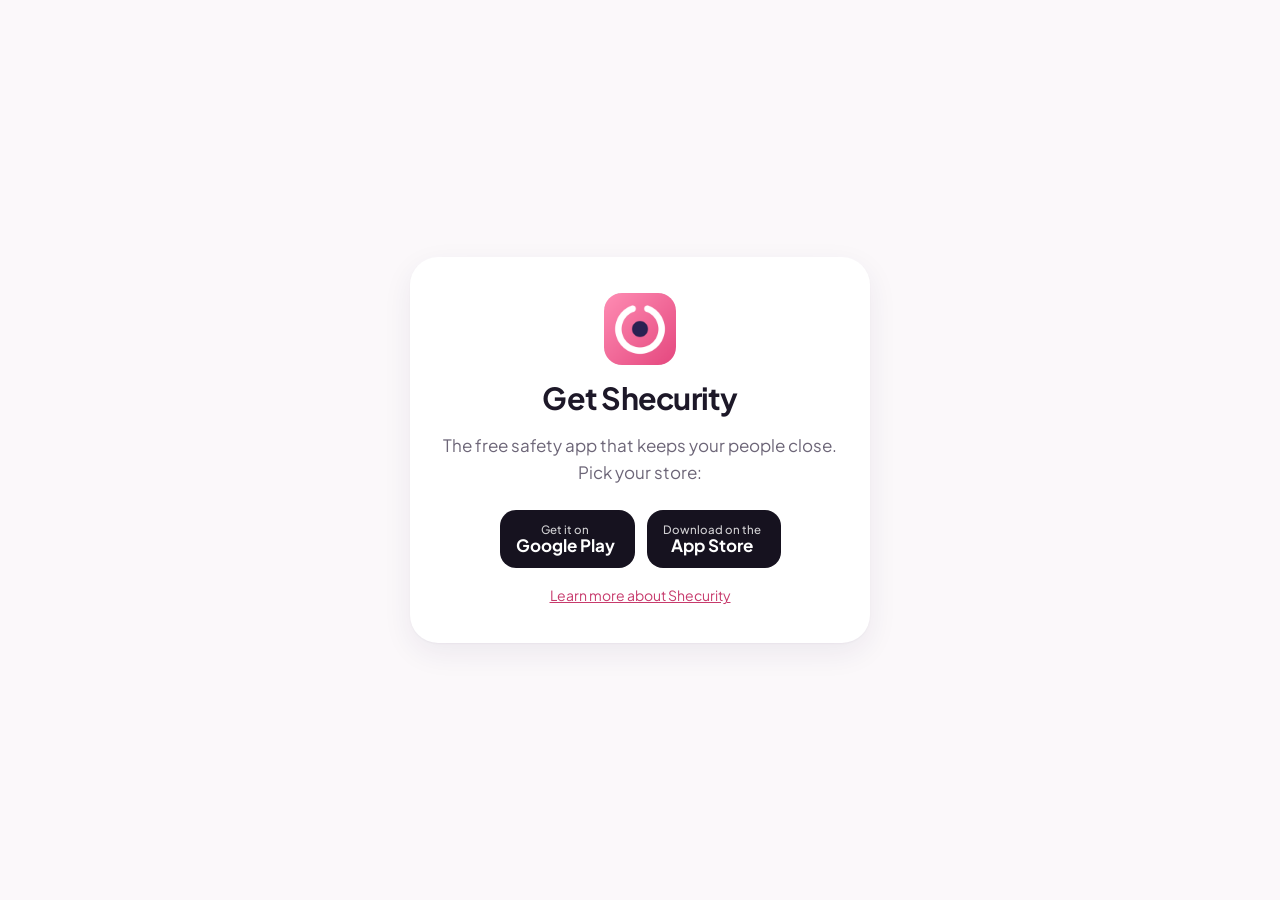
<file: get/index.html>
<!doctype html>
<html lang="en">
<head>
<meta charset="utf-8">
<meta name="viewport" content="width=device-width, initial-scale=1, viewport-fit=cover">
<title>Get Shecurity, the free safety app</title>
<meta name="description" content="Get Shecurity on your phone. This link opens the App Store on iPhone and Google Play on Android.">
<link rel="canonical" href="https://shecurity.app/get/">
<meta name="theme-color" content="#fbf8fa">
<meta property="og:title" content="Get Shecurity, the free safety app">
<meta property="og:description" content="One press sends an SOS with your live location to the people you trust. Free forever.">
<meta property="og:image" content="https://shecurity.app/img/share.png">
<link rel="icon" href="../icon.svg" type="image/svg+xml">
<link rel="apple-touch-icon" href="../apple-touch-icon.png">
<link rel="preconnect" href="https://fonts.googleapis.com">
<link rel="preconnect" href="https://fonts.gstatic.com" crossorigin>
<link rel="stylesheet" href="https://fonts.googleapis.com/css2?family=Plus+Jakarta+Sans:wght@400;600;700&display=swap">
<link rel="stylesheet" href="../assets/site.css">
<script src="../assets/stores.js"></script>
<script>
  // phones go straight to their store; computers see the choices below
  (function () { var to = shecurityStoreLink(); if (to) location.replace(to); })();
</script>
<style>
  .get-page { min-height: 100vh; display: flex; align-items: center; justify-content: center; padding: 32px 20px; }
  .get-page .card { max-width: 460px; width: 100%; background: var(--surface); border-radius: 28px; box-shadow: var(--shadow); padding: 36px 28px; display: flex; flex-direction: column; align-items: center; gap: 16px; text-align: center; }
  .get-page img.icon { width: 72px; height: 72px; border-radius: 18px; }
  .get-page .stores { justify-content: center; }
</style>
</head>
<body>
<main class="get-page"><div class="card">
<img class="icon" src="../icon-192.png" alt="" width="72" height="72">
<h1 style="font-size:1.9rem">Get Shecurity</h1>
<p class="muted">The free safety app that keeps your people close. Pick your store:</p>
<div class="stores">
<a class="store" href="https://play.google.com/store/apps/details?id=io.github.punselie15.shecurity"><span><small>Get it on</small>Google Play</span></a>
<a class="store" href="https://apps.apple.com/app/id6826622812"><span><small>Download on the</small>App Store</span></a>
</div>
<p class="muted" style="font-size:14px"><a href="../">Learn more about Shecurity</a></p>
</div></main>
</body>
</html>
</file>
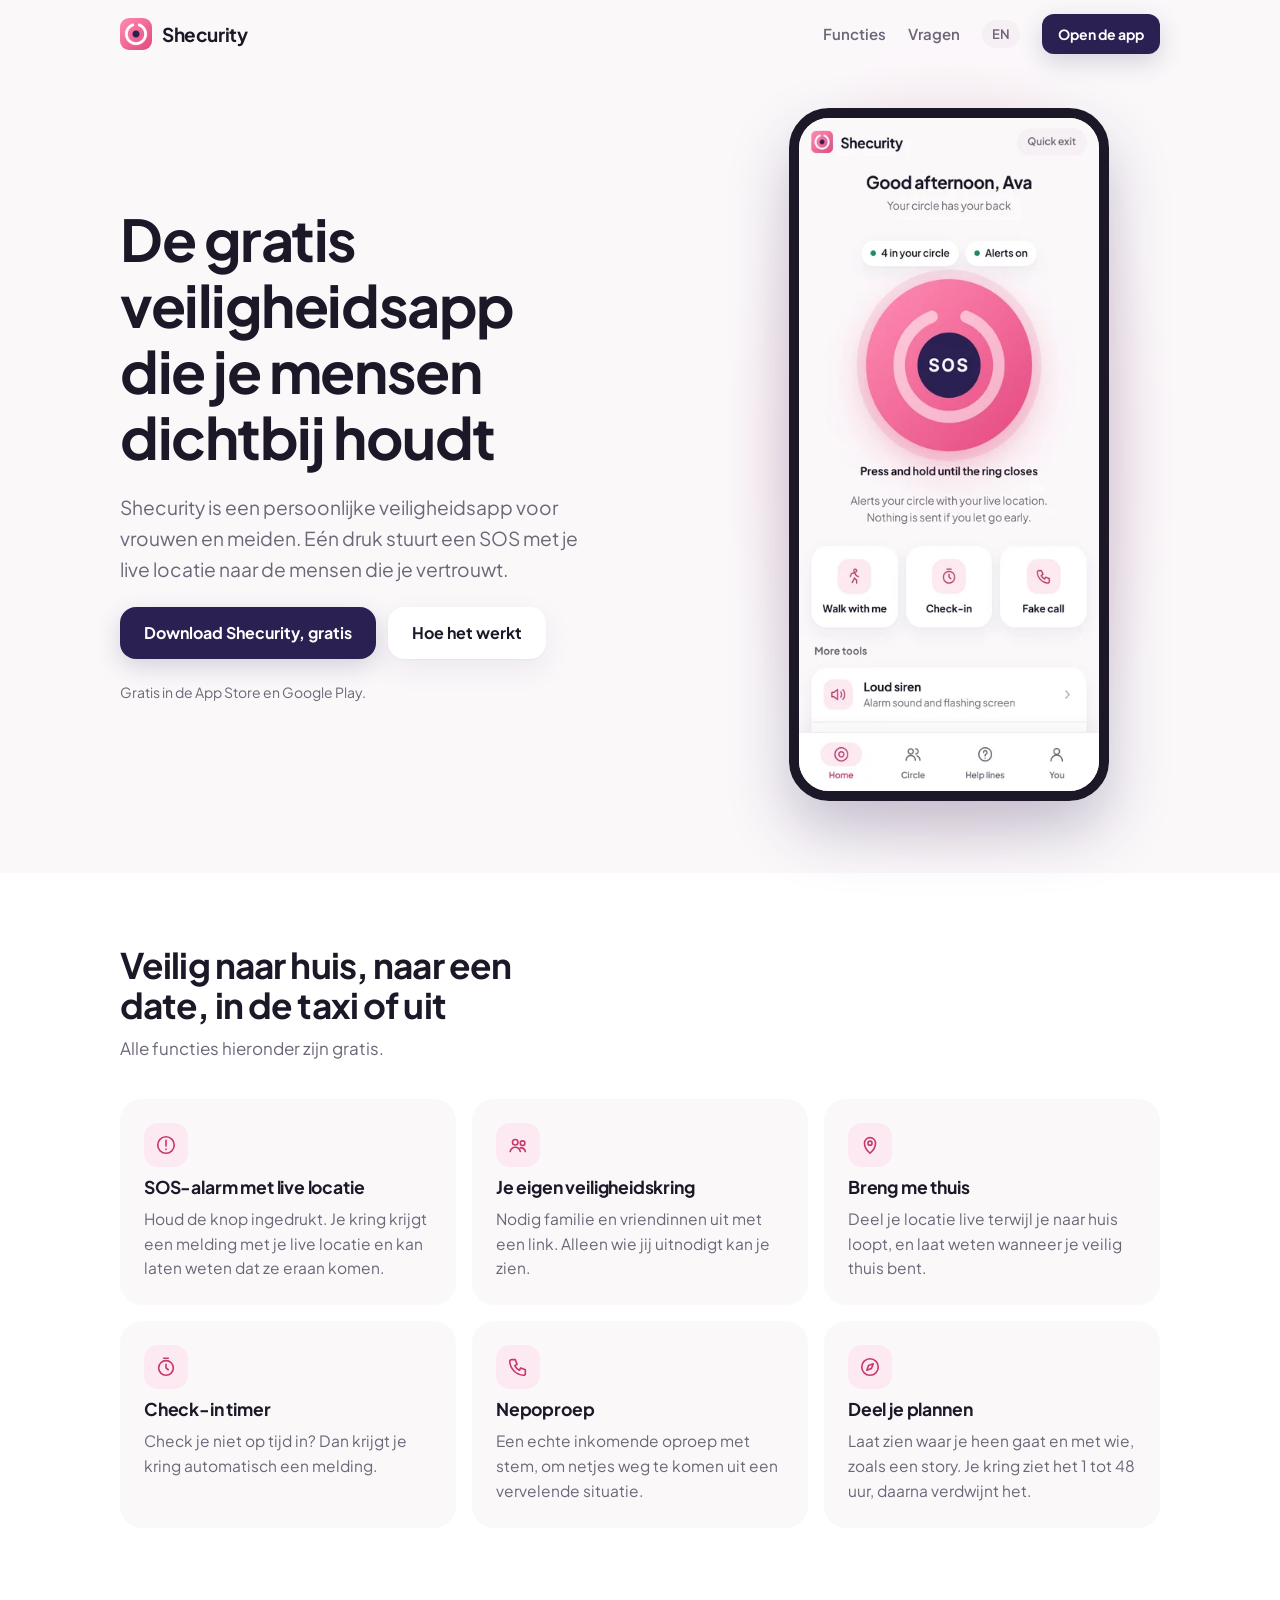
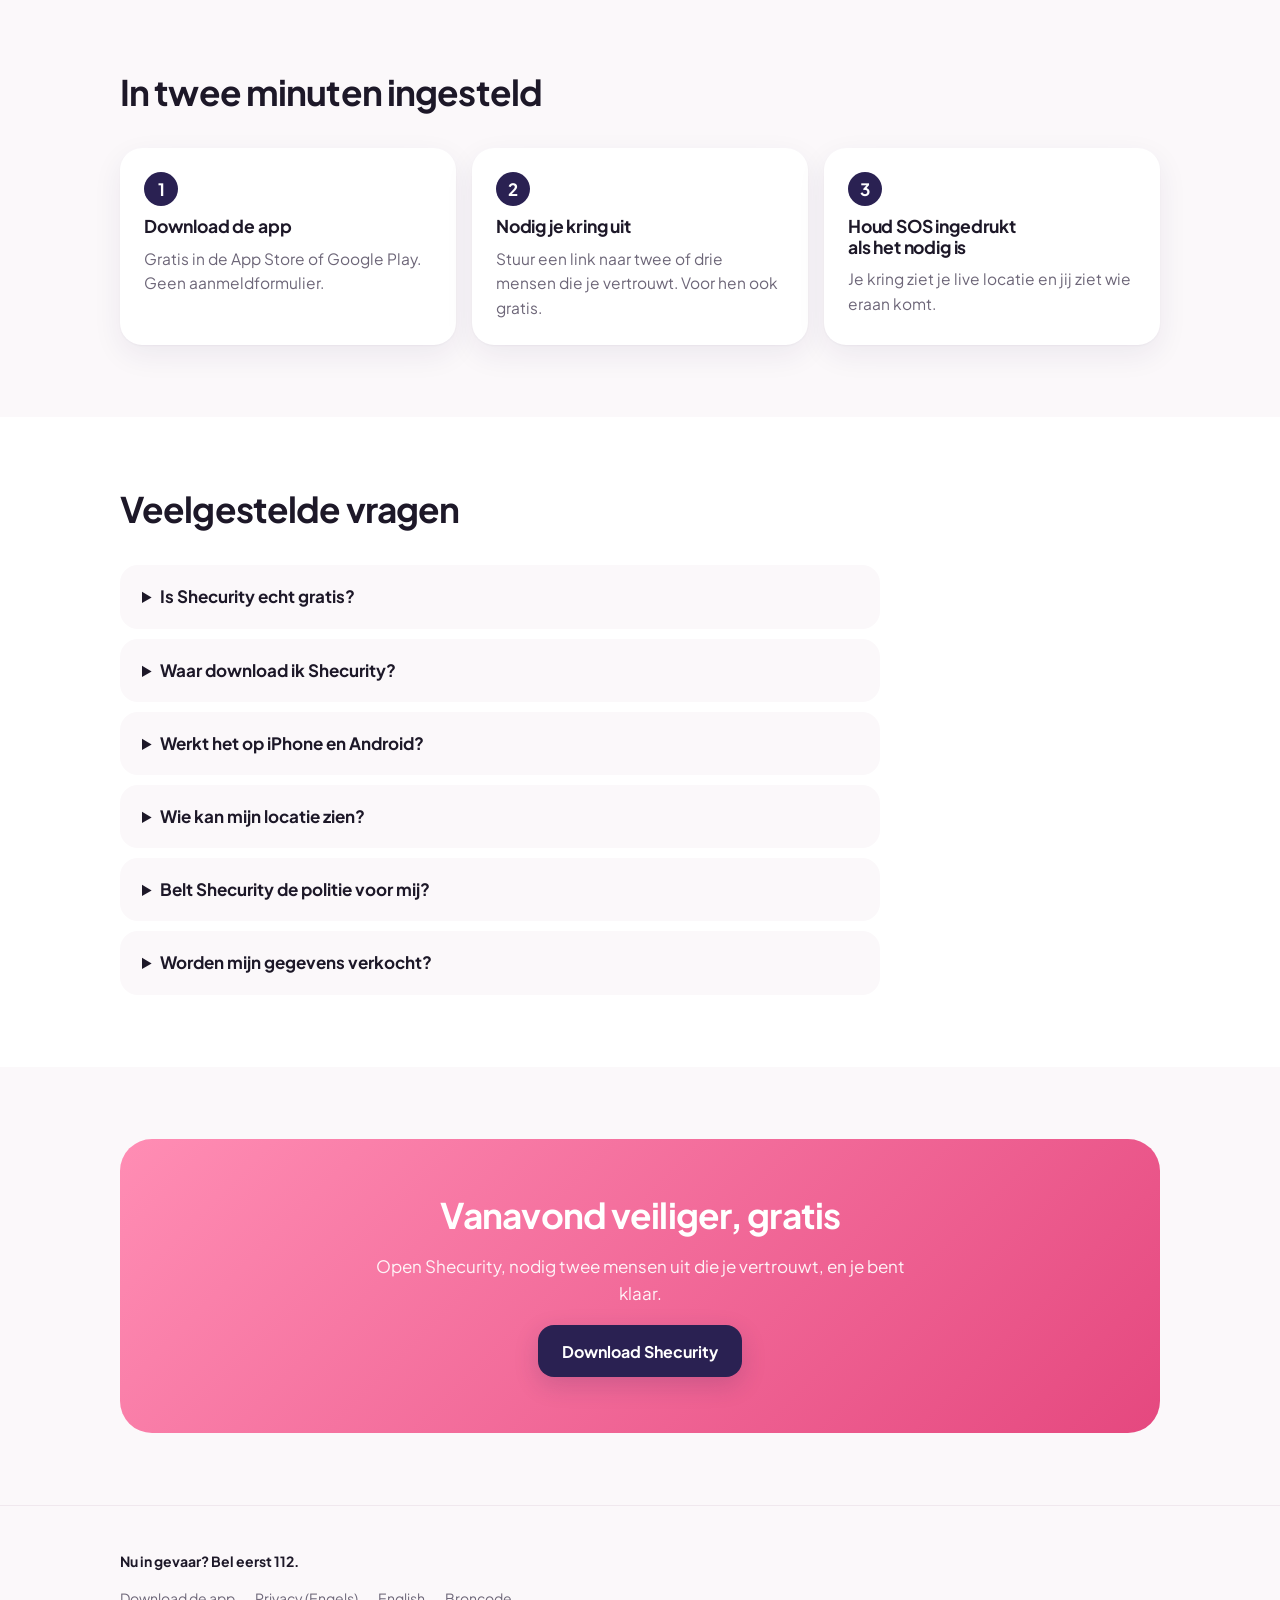
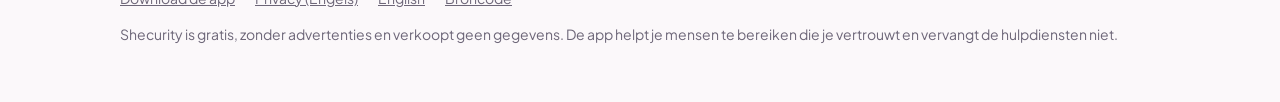
<file: nl/index.html>
<!doctype html>
<html lang="nl">
<head>
<meta charset="utf-8">
<meta name="viewport" content="width=device-width, initial-scale=1, viewport-fit=cover">
<title>Shecurity: Gratis Veiligheidsapp voor Vrouwen met SOS en Live Locatie</title>
<meta name="description" content="Shecurity is een gratis veiligheidsapp voor vrouwen. Stuur met één druk een SOS met live locatie naar je eigen kring, deel je route naar huis, zet een check-in timer en gebruik nepoproep en sirene. Geen advertenties.">
<link rel="canonical" href="https://shecurity.app/nl/">
<link rel="alternate" hreflang="en" href="https://shecurity.app/">
<link rel="alternate" hreflang="nl" href="https://shecurity.app/nl/">
<link rel="alternate" hreflang="x-default" href="https://shecurity.app/">
<meta name="theme-color" content="#fbf8fa">
<meta name="robots" content="index, follow, max-image-preview:large">
<meta property="og:type" content="website">
<meta property="og:site_name" content="Shecurity">
<meta property="og:title" content="Shecurity: Gratis Veiligheidsapp voor Vrouwen met SOS en Live Locatie">
<meta property="og:description" content="Shecurity is een gratis veiligheidsapp voor vrouwen. Stuur met één druk een SOS met live locatie naar je eigen kring, deel je route naar huis, zet een check-in timer en gebruik nepoproep en sirene. Geen advertenties.">
<meta property="og:url" content="https://shecurity.app/nl/">
<meta property="og:image" content="https://shecurity.app/img/share.png">
<meta property="og:image:width" content="1200">
<meta property="og:image:height" content="630">
<meta property="og:image:alt" content="Shecurity, the free safety app with your own safety circle">
<meta property="og:locale" content="nl_NL">
<meta name="twitter:card" content="summary_large_image">
<meta name="twitter:title" content="Shecurity: Gratis Veiligheidsapp voor Vrouwen met SOS en Live Locatie">
<meta name="twitter:description" content="Shecurity is een gratis veiligheidsapp voor vrouwen. Stuur met één druk een SOS met live locatie naar je eigen kring, deel je route naar huis, zet een check-in timer en gebruik nepoproep en sirene. Geen advertenties.">
<meta name="twitter:image" content="https://shecurity.app/img/share.png">
<link rel="icon" href="../icon.svg" type="image/svg+xml">
<link rel="icon" href="../favicon-32.png" sizes="32x32" type="image/png">
<link rel="apple-touch-icon" href="../apple-touch-icon.png">
<link rel="preconnect" href="https://fonts.googleapis.com">
<link rel="preconnect" href="https://fonts.gstatic.com" crossorigin>
<link rel="stylesheet" href="https://fonts.googleapis.com/css2?family=Plus+Jakarta+Sans:wght@400;600;700&display=swap">
<link rel="stylesheet" href="../assets/site.css">
<script type="application/ld+json">{"@context": "https://schema.org", "@type": "WebApplication", "name": "Shecurity", "url": "https://shecurity.app/app/", "applicationCategory": "LifestyleApplication", "applicationSubCategory": "Personal safety", "operatingSystem": "iOS, Android", "inLanguage": "nl", "description": "Shecurity is een gratis veiligheidsapp voor vrouwen. Stuur met één druk een SOS met live locatie naar je eigen kring, deel je route naar huis, zet een check-in timer en gebruik nepoproep en sirene. Geen advertenties.", "isAccessibleForFree": true, "offers": {"@type": "Offer", "price": "0", "priceCurrency": "USD"}, "screenshot": ["https://shecurity.app/img/screen-home.jpg", "https://shecurity.app/img/screen-circle.jpg", "https://shecurity.app/img/screen-walk.jpg"], "featureList": ["SOS alert to your safety circle with live location", "Walk-me-home live location sharing", "Share your plans with your circle, like a story that expires", "Check-in timer that alerts your circle if you don't check in", "Fake incoming call", "Loud siren", "Ride and first-date safety notes", "Audio recording", "Help lines by country"], "publisher": {"@id": "https://shecurity.app/#org"}}</script>
<script type="application/ld+json">{"@context": "https://schema.org", "@type": "FAQPage", "mainEntity": [{"@type": "Question", "name": "Is Shecurity echt gratis?", "acceptedAnswer": {"@type": "Answer", "text": "Ja. Alle veiligheidsfuncties zijn voor altijd gratis, zonder advertenties en zonder proefperiode. Later komt er misschien een optioneel Shecurity Plus voor extra's die geld kosten, maar SOS, je kring, live locatie en check-ins blijven altijd gratis."}}, {"@type": "Question", "name": "Waar download ik Shecurity?", "acceptedAnswer": {"@type": "Answer", "text": "Op iPhone in de App Store, op Android in Google Play. Op allebei is hij gratis."}}, {"@type": "Question", "name": "Werkt het op iPhone en Android?", "acceptedAnswer": {"@type": "Answer", "text": "Ja, op elke recente iPhone of Android-telefoon. Download hem in de App Store of Google Play."}}, {"@type": "Question", "name": "Wie kan mijn locatie zien?", "acceptedAnswer": {"@type": "Answer", "text": "Alleen de mensen in je eigen kring, en alleen als jij dat kiest: tijdens een SOS, een wandeling of een verlopen check-in. Er is geen openbare kaart."}}, {"@type": "Question", "name": "Belt Shecurity de politie voor mij?", "acceptedAnswer": {"@type": "Answer", "text": "Nee. Shecurity waarschuwt de mensen die je vertrouwt en toont 112 met één tik. Ben je nu in gevaar? Bel eerst 112."}}, {"@type": "Question", "name": "Worden mijn gegevens verkocht?", "acceptedAnswer": {"@type": "Answer", "text": "Nooit. Geen advertenties, geen trackers. Je contacten en notities blijven op je telefoon; meldingen worden in de EU bewaard en na 30 dagen automatisch verwijderd."}}]}</script>
</head>
<body>
<header class="site"><div class="wrap">
<a class="logo" href="../nl/"><img src="../icon-192.png" alt="" width="32" height="32">Shecurity</a>
<nav class="top" aria-label="Main"><a class="hide-sm" href="../nl/#functies">Functies</a><a class="hide-sm" href="../nl/#faq">Vragen</a><a class="lang" href="../" hreflang="en" lang="en">EN</a><a class="btn primary sm" href="../app/">Open de app</a></nav>
</div></header>
<main>

<section class="hero"><div class="wrap">
<div class="copy">
<h1>De gratis veiligheidsapp die je mensen dichtbij houdt</h1>
<p class="lede">Shecurity is een persoonlijke veiligheidsapp voor vrouwen en meiden. Eén druk stuurt een SOS met je live locatie naar de mensen die je vertrouwt.</p>
<div class="ctas"><a class="btn primary" href="../get/">Download Shecurity, gratis</a><a class="btn soft" href="#hoe">Hoe het werkt</a></div>
<p class="note">Gratis in de App Store en Google Play.</p>
</div>
<div class="phone"><picture><source srcset="../img/screen-home.webp" type="image/webp"><img src="../img/screen-home.jpg" alt="Beginscherm van Shecurity met de SOS-knop en je kring" width="390" height="844" fetchpriority="high"></picture></div>
</div></section>

<section class="band alt" id="functies"><div class="wrap">
<div class="section-head"><h2>Veilig naar huis, naar een date, in de taxi of uit</h2><p class="muted">Alle functies hieronder zijn gratis.</p></div>
<div class="features"><div class="feature"><div class="ic"><svg viewBox="0 0 24 24" aria-hidden="true"><circle cx="12" cy="12" r="9"/><path d="M12 7v6M12 16.5v.5"/></svg></div><h3>SOS-alarm met live locatie</h3><p>Houd de knop ingedrukt. Je kring krijgt een melding met je live locatie en kan laten weten dat ze eraan komen.</p></div><div class="feature"><div class="ic"><svg viewBox="0 0 24 24" aria-hidden="true"><circle cx="9" cy="9" r="3"/><circle cx="17" cy="10" r="2.5"/><path d="M3.5 19c.8-3 3-4.5 5.5-4.5s4.7 1.5 5.5 4.5M14.5 15.2c2.6-.4 4.7.9 5.5 3.8"/></svg></div><h3>Je eigen veiligheidskring</h3><p>Nodig familie en vriendinnen uit met een link. Alleen wie jij uitnodigt kan je zien.</p></div><div class="feature"><div class="ic"><svg viewBox="0 0 24 24" aria-hidden="true"><path d="M12 21s-6-5.3-6-11a6 6 0 0 1 12 0c0 5.7-6 11-6 11Z"/><circle cx="12" cy="10" r="2.2"/></svg></div><h3>Breng me thuis</h3><p>Deel je locatie live terwijl je naar huis loopt, en laat weten wanneer je veilig thuis bent.</p></div><div class="feature"><div class="ic"><svg viewBox="0 0 24 24" aria-hidden="true"><circle cx="12" cy="13" r="8"/><path d="M12 9v4l2.5 2M9.5 2.5h5"/></svg></div><h3>Check-in timer</h3><p>Check je niet op tijd in? Dan krijgt je kring automatisch een melding.</p></div><div class="feature"><div class="ic"><svg viewBox="0 0 24 24" aria-hidden="true"><path d="M5 4h4l2 5-2.5 1.5a11 11 0 0 0 5 5L15 13l5 2v4a2 2 0 0 1-2 2A16 16 0 0 1 3 6a2 2 0 0 1 2-2Z"/></svg></div><h3>Nepoproep</h3><p>Een echte inkomende oproep met stem, om netjes weg te komen uit een vervelende situatie.</p></div><div class="feature"><div class="ic"><svg viewBox="0 0 24 24" aria-hidden="true"><circle cx="12" cy="12" r="9"/><path d="M15.5 8.5 13.6 13.6 8.5 15.5 10.4 10.4z"/></svg></div><h3>Deel je plannen</h3><p>Laat zien waar je heen gaat en met wie, zoals een story. Je kring ziet het 1 tot 48 uur, daarna verdwijnt het.</p></div></div>
</div></section>

<section class="band" id="hoe"><div class="wrap">
<div class="section-head"><h2>In twee minuten ingesteld</h2></div>
<div class="steps">
<div class="step"><h3>Download de app</h3><p>Gratis in de App Store of Google Play. Geen aanmeldformulier.</p></div>
<div class="step"><h3>Nodig je kring uit</h3><p>Stuur een link naar twee of drie mensen die je vertrouwt. Voor hen ook gratis.</p></div>
<div class="step"><h3>Houd SOS ingedrukt als het nodig is</h3><p>Je kring ziet je live locatie en jij ziet wie eraan komt.</p></div>
</div>
</div></section>

<section class="band alt" id="faq"><div class="wrap">
<div class="section-head"><h2>Veelgestelde vragen</h2></div>
<div class="faq"><details><summary>Is Shecurity echt gratis?</summary><p>Ja. Alle veiligheidsfuncties zijn voor altijd gratis, zonder advertenties en zonder proefperiode. Later komt er misschien een optioneel Shecurity Plus voor extra's die geld kosten, maar SOS, je kring, live locatie en check-ins blijven altijd gratis.</p></details><details><summary>Waar download ik Shecurity?</summary><p>Op iPhone in de <a href="https://apps.apple.com/app/id6826622812">App Store</a>, op Android in <a href="https://play.google.com/store/apps/details?id=io.github.punselie15.shecurity">Google Play</a>. Op allebei is hij gratis.</p></details><details><summary>Werkt het op iPhone en Android?</summary><p>Ja, op elke recente iPhone of Android-telefoon. Download hem in de App Store of Google Play.</p></details><details><summary>Wie kan mijn locatie zien?</summary><p>Alleen de mensen in je eigen kring, en alleen als jij dat kiest: tijdens een SOS, een wandeling of een verlopen check-in. Er is geen openbare kaart.</p></details><details><summary>Belt Shecurity de politie voor mij?</summary><p>Nee. Shecurity waarschuwt de mensen die je vertrouwt en toont 112 met één tik. Ben je nu in gevaar? Bel eerst 112.</p></details><details><summary>Worden mijn gegevens verkocht?</summary><p>Nooit. Geen advertenties, geen trackers. Je contacten en notities blijven op je telefoon; meldingen worden in de EU bewaard en na 30 dagen automatisch verwijderd.</p></details></div>
</div></section>

<section class="band cta-band"><div class="wrap"><div class="box">
<h2>Vanavond veiliger, gratis</h2>
<p>Open Shecurity, nodig twee mensen uit die je vertrouwt, en je bent klaar.</p>
<a class="btn primary" href="../get/">Download Shecurity</a>
</div></div></section>

</main>
<footer class="site"><div class="wrap">
<p class="emergency">Nu in gevaar? Bel eerst 112.</p>
<div class="links"><a href="../get/">Download de app</a><a href="../privacy.html">Privacy (Engels)</a><a href="../">English</a><a href="https://github.com/punselie15/shecurity">Broncode</a></div>
<p>Shecurity is gratis, zonder advertenties en verkoopt geen gegevens. De app helpt je mensen te bereiken die je vertrouwt en vervangt de hulpdiensten niet.</p>
</div></footer>
</body>
</html>
</file>
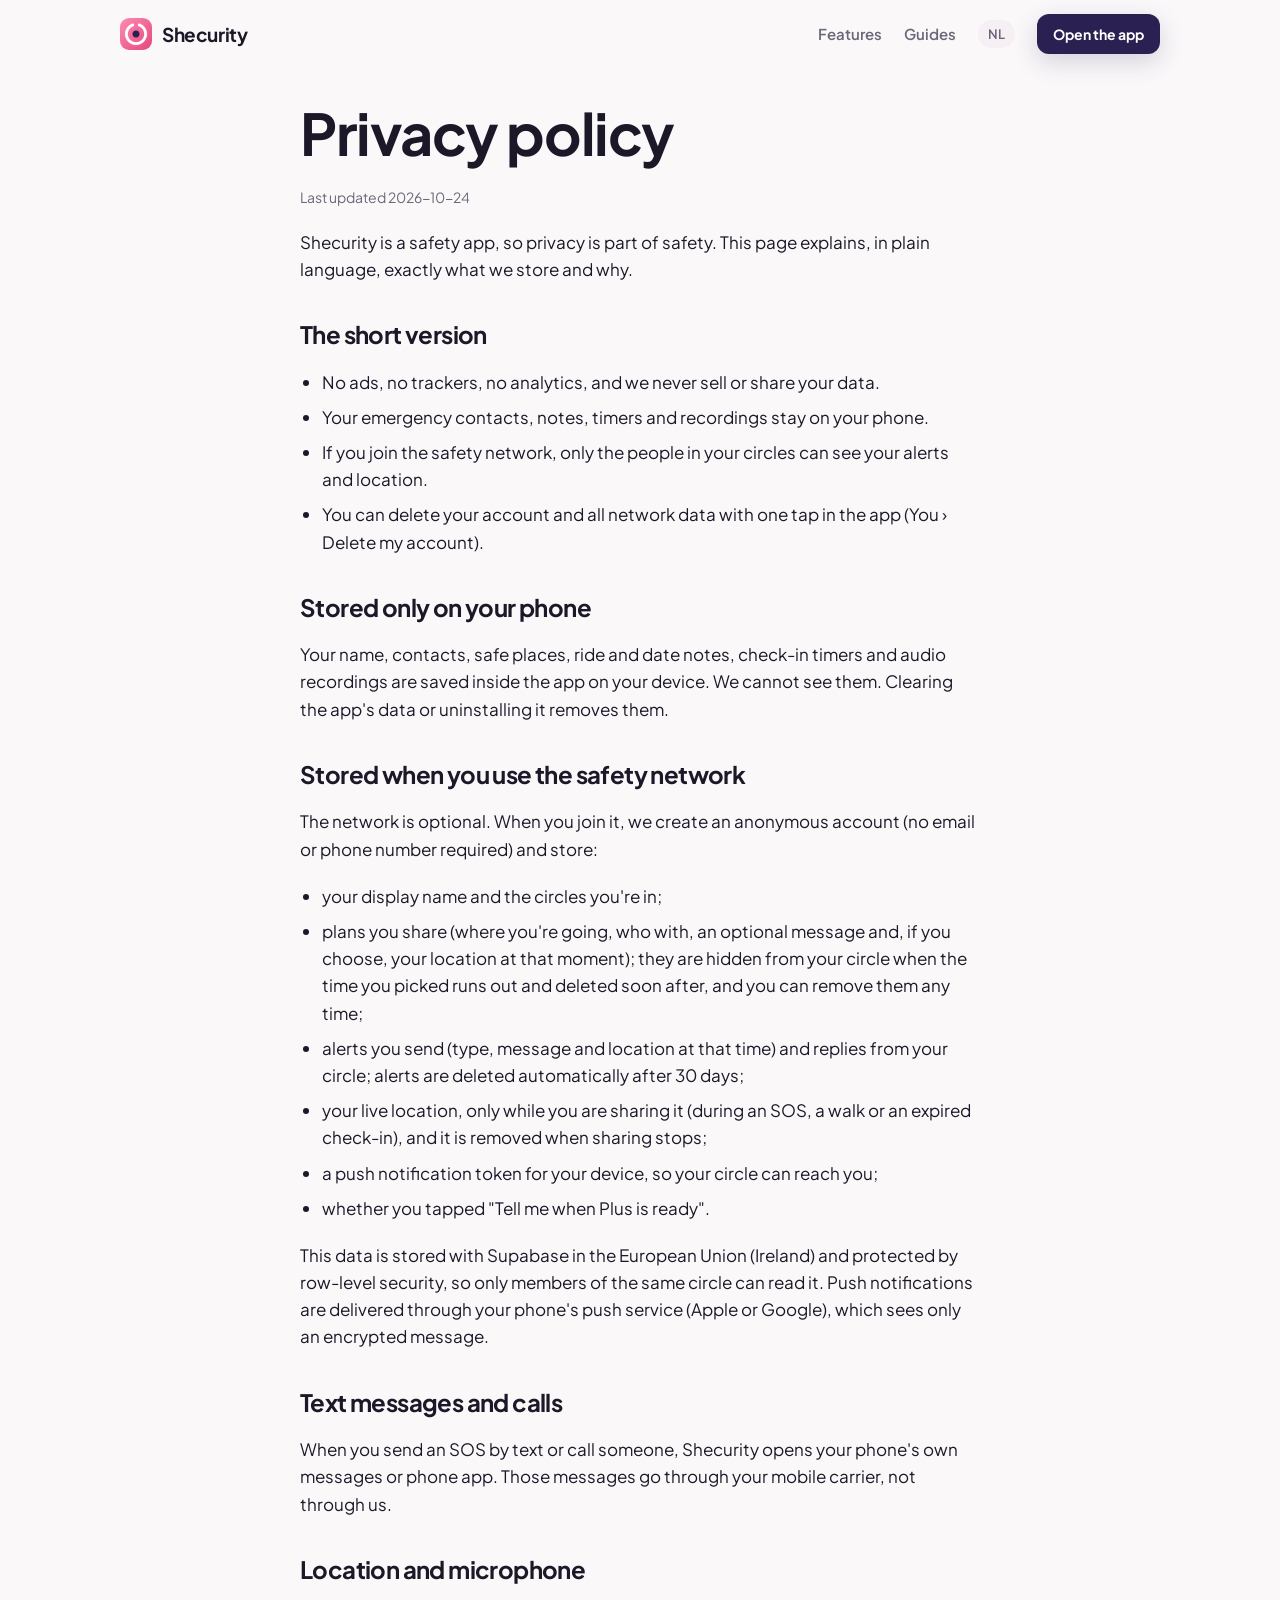
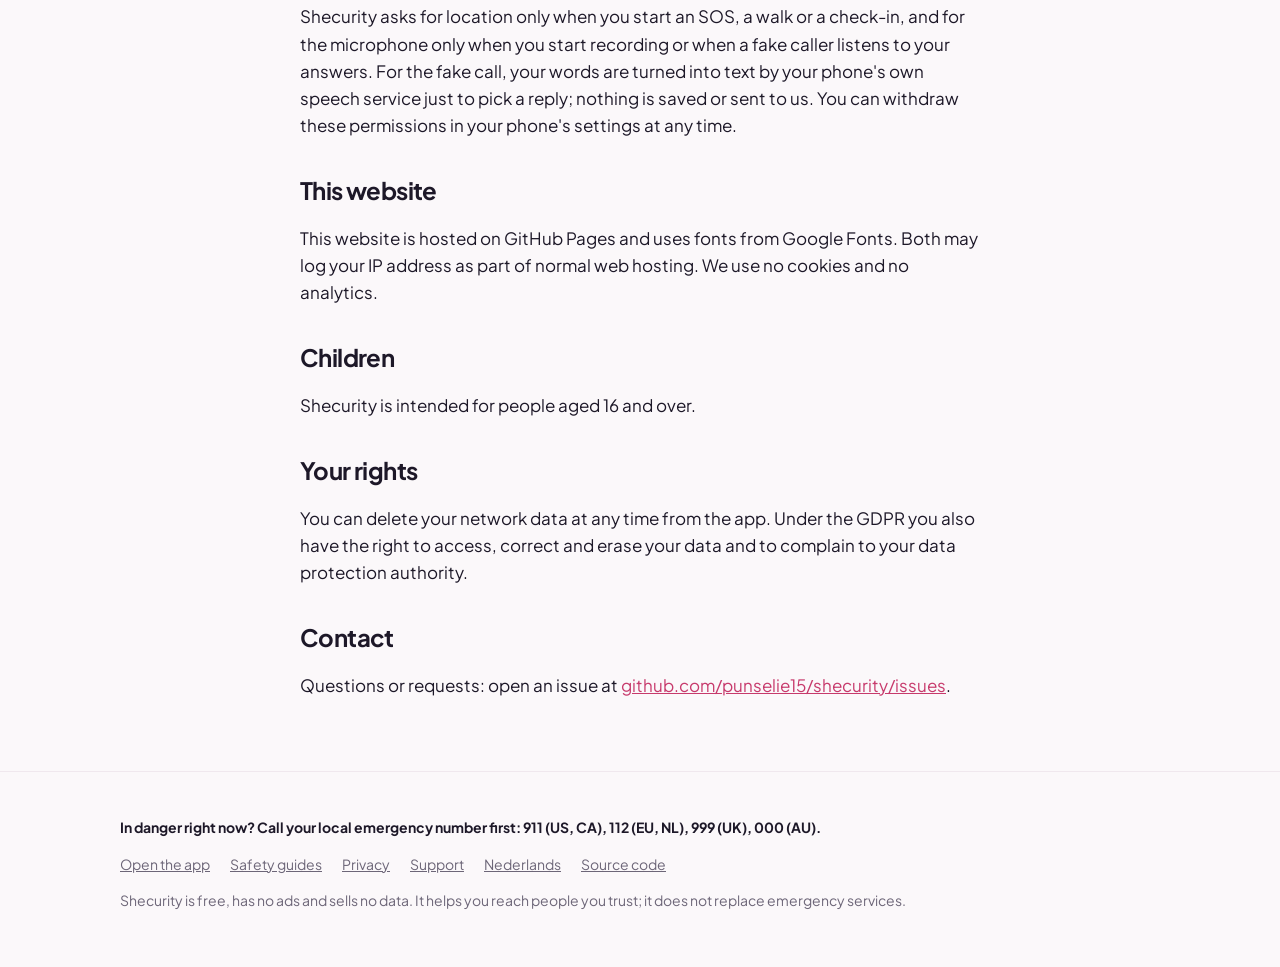
<file: privacy.html>
<!doctype html>
<html lang="en">
<head>
<meta charset="utf-8">
<meta name="viewport" content="width=device-width, initial-scale=1, viewport-fit=cover">
<title>Privacy Policy | Shecurity</title>
<meta name="description" content="How Shecurity handles your data: no ads, no trackers, no data selling. What stays on your phone, what the safety network stores, and how to delete it.">
<link rel="canonical" href="https://shecurity.app/privacy.html">
<meta name="theme-color" content="#fbf8fa">
<meta name="robots" content="index, follow, max-image-preview:large">
<meta property="og:type" content="website">
<meta property="og:site_name" content="Shecurity">
<meta property="og:title" content="Privacy Policy | Shecurity">
<meta property="og:description" content="How Shecurity handles your data: no ads, no trackers, no data selling. What stays on your phone, what the safety network stores, and how to delete it.">
<meta property="og:url" content="https://shecurity.app/privacy.html">
<meta property="og:image" content="https://shecurity.app/img/share.png">
<meta property="og:image:width" content="1200">
<meta property="og:image:height" content="630">
<meta property="og:image:alt" content="Shecurity, the free safety app with your own safety circle">
<meta property="og:locale" content="en_US">
<meta name="twitter:card" content="summary_large_image">
<meta name="twitter:title" content="Privacy Policy | Shecurity">
<meta name="twitter:description" content="How Shecurity handles your data: no ads, no trackers, no data selling. What stays on your phone, what the safety network stores, and how to delete it.">
<meta name="twitter:image" content="https://shecurity.app/img/share.png">
<link rel="icon" href="icon.svg" type="image/svg+xml">
<link rel="icon" href="favicon-32.png" sizes="32x32" type="image/png">
<link rel="apple-touch-icon" href="apple-touch-icon.png">
<link rel="manifest" href="app/manifest.webmanifest">
<link rel="preconnect" href="https://fonts.googleapis.com">
<link rel="preconnect" href="https://fonts.gstatic.com" crossorigin>
<link rel="stylesheet" href="https://fonts.googleapis.com/css2?family=Plus+Jakarta+Sans:wght@400;600;700&display=swap">
<link rel="stylesheet" href="assets/site.css">
</head>
<body>
<header class="site"><div class="wrap">
<a class="logo" href="./"><img src="icon-192.png" alt="" width="32" height="32">Shecurity</a>
<nav class="top" aria-label="Main"><a class="hide-sm" href="#features">Features</a><a class="hide-sm" href="https://getshecurity.com/guides/">Guides</a><a class="lang" href="nl/" hreflang="nl" lang="nl">NL</a><a class="btn primary sm" href="app/">Open the app</a></nav>
</div></header>
<main>
<article class="post"><div class="wrap">
<h1>Privacy policy</h1>
<p class="meta">Last updated 2026-10-24</p>
<p>Shecurity is a safety app, so privacy is part of safety. This page explains, in plain language, exactly what we store and why.</p>
<h2>The short version</h2>
<ul>
<li>No ads, no trackers, no analytics, and we never sell or share your data.</li>
<li>Your emergency contacts, notes, timers and recordings stay on your phone.</li>
<li>If you join the safety network, only the people in your circles can see your alerts and location.</li>
<li>You can delete your account and all network data with one tap in the app (You › Delete my account).</li>
</ul>
<h2>Stored only on your phone</h2>
<p>Your name, contacts, safe places, ride and date notes, check-in timers and audio recordings are saved inside the app on your device. We cannot see them. Clearing the app's data or uninstalling it removes them.</p>
<h2>Stored when you use the safety network</h2>
<p>The network is optional. When you join it, we create an anonymous account (no email or phone number required) and store:</p>
<ul>
<li>your display name and the circles you're in;</li>
<li>plans you share (where you're going, who with, an optional message and, if you choose, your location at that moment); they are hidden from your circle when the time you picked runs out and deleted soon after, and you can remove them any time;</li>
<li>alerts you send (type, message and location at that time) and replies from your circle; alerts are deleted automatically after 30 days;</li>
<li>your live location, only while you are sharing it (during an SOS, a walk or an expired check-in), and it is removed when sharing stops;</li>
<li>a push notification token for your device, so your circle can reach you;</li>
<li>whether you tapped "Tell me when Plus is ready".</li>
</ul>
<p>This data is stored with Supabase in the European Union (Ireland) and protected by row-level security, so only members of the same circle can read it. Push notifications are delivered through your phone's push service (Apple or Google), which sees only an encrypted message.</p>
<h2>Text messages and calls</h2>
<p>When you send an SOS by text or call someone, Shecurity opens your phone's own messages or phone app. Those messages go through your mobile carrier, not through us.</p>
<h2>Location and microphone</h2>
<p>Shecurity asks for location only when you start an SOS, a walk or a check-in, and for the microphone only when you start recording or when a fake caller listens to your answers. For the fake call, your words are turned into text by your phone's own speech service just to pick a reply; nothing is saved or sent to us. You can withdraw these permissions in your phone's settings at any time.</p>
<h2>This website</h2>
<p>This website is hosted on GitHub Pages and uses fonts from Google Fonts. Both may log your IP address as part of normal web hosting. We use no cookies and no analytics.</p>
<h2>Children</h2>
<p>Shecurity is intended for people aged 16 and over.</p>
<h2>Your rights</h2>
<p>You can delete your network data at any time from the app. Under the GDPR you also have the right to access, correct and erase your data and to complain to your data protection authority.</p>
<h2>Contact</h2>
<p>Questions or requests: open an issue at <a href="https://github.com/punselie15/shecurity/issues">github.com/punselie15/shecurity/issues</a>.</p>
</div></article>
</main>
<footer class="site"><div class="wrap">
<p class="emergency">In danger right now? Call your local emergency number first: 911 (US, CA), 112 (EU, NL), 999 (UK), 000 (AU).</p>
<div class="links"><a href="app/">Open the app</a><a href="https://getshecurity.com/guides/">Safety guides</a><a href="privacy.html">Privacy</a><a href="https://getshecurity.com/#support">Support</a><a href="nl/">Nederlands</a><a href="https://github.com/punselie15/shecurity">Source code</a></div>
<p>Shecurity is free, has no ads and sells no data. It helps you reach people you trust; it does not replace emergency services.</p>
</div></footer>
</body>
</html>
</file>
<file: assets/site.css>
/* Shecurity website. Same palette and type as the app: blush pink accents, deep indigo actions, soft cards. */
:root {
  --bg: #fbf8fa;
  --surface: #ffffff;
  --surface-2: #f6f0f4;
  --ink: #1d1828;
  --muted: #6d6678;
  --line: #f0e8ee;
  --brand: #2a2152;
  --brand-ink: #ffffff;
  --soft: #fde9f1;
  --pink: #e5487f;
  --pink-ink: #c73a6c;
  --safe: #1f8a5f;
  --shadow: 0 1px 2px rgba(42, 33, 82, .04), 0 10px 30px rgba(42, 33, 82, .07);
  --font: "Plus Jakarta Sans", system-ui, -apple-system, "Segoe UI", Roboto, "Helvetica Neue", Arial, sans-serif;
}
@media (prefers-color-scheme: dark) {
  :root { --bg: #121017; --surface: #1b1822; --surface-2: #25212e; --ink: #f2eef6; --muted: #a49cb1; --line: #2c2736;
    --brand: #ff8db4; --brand-ink: #1d1828; --soft: #36202d; --pink: #ff8db4; --pink-ink: #ff9fc0; --safe: #4cc690;
    --shadow: 0 1px 2px rgba(0,0,0,.3), 0 10px 30px rgba(0,0,0,.25); color-scheme: dark; }
}
* { box-sizing: border-box; }
html { scroll-behavior: smooth; }
body { margin: 0; background: var(--bg); color: var(--ink); font-family: var(--font); font-size: 17px; line-height: 1.6; -webkit-font-smoothing: antialiased; }
a { color: var(--pink-ink); }
:focus-visible { outline: 2px solid var(--pink); outline-offset: 2px; }
img { max-width: 100%; height: auto; display: block; }
.wrap { max-width: 1080px; margin: 0 auto; padding-left: max(20px, env(safe-area-inset-left, 0px)); padding-right: max(20px, env(safe-area-inset-right, 0px)); }
h1, h2, h3 { line-height: 1.15; letter-spacing: -0.025em; text-wrap: balance; margin: 0; font-weight: 700; }
h1 { font-size: clamp(2.3rem, 6vw, 3.6rem); }
h2 { font-size: clamp(1.6rem, 3.6vw, 2.2rem); }
h3 { font-size: 1.1rem; letter-spacing: -0.01em; }
p { margin: 0; }
.muted { color: var(--muted); }
.accent { color: var(--pink); }

header.site { position: sticky; top: 0; z-index: 10; background: color-mix(in srgb, var(--bg) 88%, transparent); backdrop-filter: blur(10px); -webkit-backdrop-filter: blur(10px); }
header.site .wrap { display: flex; align-items: center; justify-content: space-between; gap: 16px; height: 68px; }
.logo { display: flex; align-items: center; gap: 10px; font-weight: 700; font-size: 19px; color: var(--ink); text-decoration: none; letter-spacing: -0.02em; }
.logo img { width: 32px; height: 32px; border-radius: 9px; }
nav.top { display: flex; align-items: center; gap: 22px; font-size: 15px; font-weight: 600; }
nav.top a { color: var(--muted); text-decoration: none; }
nav.top a:hover { color: var(--ink); }
nav.top .lang { font-size: 13px; padding: 4px 10px; border-radius: 999px; background: var(--surface-2); }
@media (max-width: 640px) { nav.top .hide-sm { display: none; } }

.btn { display: inline-flex; align-items: center; justify-content: center; gap: 8px; min-height: 52px; padding: 12px 24px; border-radius: 16px; font-weight: 700; font-size: 16px; text-decoration: none; border: 0; cursor: pointer; }
.btn.primary { background: var(--brand); color: var(--brand-ink); box-shadow: 0 8px 24px rgba(42, 33, 82, .18); }
.btn.soft { background: var(--surface); color: var(--ink); box-shadow: var(--shadow); }
.btn.sm { min-height: 40px; padding: 8px 16px; font-size: 14px; border-radius: 12px; }
.ctas { display: flex; gap: 12px; flex-wrap: wrap; }

.hero { padding-block: 40px 72px; }
.hero .wrap { display: grid; grid-template-columns: minmax(0, 1.15fr) minmax(0, .85fr); gap: 48px; align-items: center; }
.hero .copy { display: flex; flex-direction: column; gap: 22px; min-width: 0; }
.hero .lede { font-size: 1.2rem; color: var(--muted); max-width: 34ch; }
.hero .note { font-size: 14px; color: var(--muted); }
.pill { align-self: flex-start; display: inline-flex; gap: 8px; align-items: center; font-size: 13px; font-weight: 700; padding: 6px 12px; border-radius: 999px; background: var(--soft); color: var(--pink-ink); }
.phone { position: relative; justify-self: center; width: 100%; max-width: 320px; }
.phone::before { content: ""; position: absolute; inset: -12% -20%; background: radial-gradient(closest-side, rgba(229, 72, 127, .22), transparent); z-index: -1; }
.phone img { border-radius: 40px; border: 10px solid #1d1828; box-shadow: 0 30px 60px rgba(42, 33, 82, .25); aspect-ratio: 390 / 844; width: 100%; }
@media (max-width: 820px) { .hero .wrap { grid-template-columns: minmax(0, 1fr); gap: 36px; } .phone { max-width: 270px; } }

section.band { padding-block: 72px; }
section.band.alt { background: var(--surface); }
.section-head { display: flex; flex-direction: column; gap: 10px; max-width: 640px; margin-bottom: 36px; }
.eyebrow { font-size: 13px; font-weight: 700; letter-spacing: .06em; text-transform: uppercase; color: var(--pink-ink); }

.features { display: grid; grid-template-columns: repeat(3, minmax(0, 1fr)); gap: 16px; }
.feature { background: var(--surface); border-radius: 22px; padding: 24px; box-shadow: var(--shadow); display: flex; flex-direction: column; gap: 10px; min-width: 0; }
section.alt .feature { background: var(--bg); box-shadow: none; }
.feature .ic { width: 44px; height: 44px; border-radius: 14px; background: var(--soft); color: var(--pink-ink); display: grid; place-items: center; }
.feature .ic svg { width: 22px; height: 22px; fill: none; stroke: currentColor; stroke-width: 1.8; stroke-linecap: round; stroke-linejoin: round; }
.feature p { color: var(--muted); font-size: 15.5px; }
@media (max-width: 860px) { .features { grid-template-columns: repeat(2, minmax(0, 1fr)); } }
@media (max-width: 560px) { .features { grid-template-columns: minmax(0, 1fr); } }

.steps { display: grid; grid-template-columns: repeat(3, minmax(0, 1fr)); gap: 16px; counter-reset: s; }
.step { display: flex; flex-direction: column; gap: 10px; padding: 24px; border-radius: 22px; background: var(--surface); box-shadow: var(--shadow); min-width: 0; }
.step::before { counter-increment: s; content: counter(s); width: 34px; height: 34px; border-radius: 50%; background: var(--brand); color: var(--brand-ink); display: grid; place-items: center; font-weight: 700; }
.step p { color: var(--muted); font-size: 15.5px; }
@media (max-width: 760px) { .steps { grid-template-columns: minmax(0, 1fr); } }

.shots { display: grid; grid-template-columns: repeat(3, minmax(0, 1fr)); gap: 20px; }
.shots figure { margin: 0; display: flex; flex-direction: column; gap: 10px; align-items: center; text-align: center; font-size: 14px; color: var(--muted); }
.shots img { border-radius: 28px; border: 7px solid #1d1828; box-shadow: var(--shadow); max-width: 240px; width: 100%; aspect-ratio: 390 / 844; }
@media (max-width: 700px) { .shots { display: flex; overflow-x: auto; scroll-snap-type: x mandatory; gap: 16px; margin-inline: -20px; padding: 4px 20px 12px; scrollbar-width: none; } .shots figure { flex: 0 0 68%; scroll-snap-align: center; } }

.promises { display: grid; grid-template-columns: repeat(2, minmax(0, 1fr)); gap: 12px 28px; margin: 0; padding: 0; list-style: none; }
.promises li { display: flex; gap: 12px; align-items: flex-start; }
.promises li::before { content: ""; flex: none; width: 22px; height: 22px; margin-top: 3px; border-radius: 50%; background: var(--safe) url("data:image/svg+xml,%3Csvg xmlns='http://www.w3.org/2000/svg' viewBox='0 0 24 24' fill='none' stroke='white' stroke-width='3' stroke-linecap='round' stroke-linejoin='round'%3E%3Cpath d='m6 12 4 4 8-8'/%3E%3C/svg%3E") center / 14px no-repeat; }
@media (max-width: 640px) { .promises { grid-template-columns: minmax(0, 1fr); } }

.faq { display: flex; flex-direction: column; gap: 10px; max-width: 760px; }
.faq details { background: var(--surface); border-radius: 18px; padding: 18px 22px; box-shadow: var(--shadow); }
section.alt .faq details { background: var(--bg); box-shadow: none; }
.faq summary { cursor: pointer; font-weight: 700; }
.faq details p { margin-top: 10px; color: var(--muted); }

.guides { display: grid; grid-template-columns: repeat(3, minmax(0, 1fr)); gap: 16px; }
.guide-card { display: flex; flex-direction: column; gap: 8px; padding: 24px; border-radius: 22px; background: var(--surface); box-shadow: var(--shadow); text-decoration: none; color: var(--ink); min-width: 0; }
.guide-card p { color: var(--muted); font-size: 15px; }
.guide-card span { font-size: 14px; font-weight: 700; color: var(--pink-ink); margin-top: auto; }
@media (max-width: 860px) { .guides { grid-template-columns: minmax(0, 1fr); } }

.cta-band { text-align: center; }
.cta-band .box { background: linear-gradient(135deg, #ff8db4, #e5487f); color: #fff; border-radius: 32px; padding: 56px 24px; display: flex; flex-direction: column; align-items: center; gap: 18px; }
.cta-band .box p { opacity: .92; max-width: 46ch; }
.cta-band .btn.primary { background: #2a2152; color: #fff; }

/* articles */
article.post { padding-block: 32px 72px; }
article.post .wrap { max-width: 720px; display: flex; flex-direction: column; gap: 20px; }
article.post .meta { font-size: 14px; color: var(--muted); }
article.post h2 { font-size: 1.5rem; margin-top: 18px; }
article.post ul, article.post ol { margin: 0; padding-left: 1.3em; display: flex; flex-direction: column; gap: 8px; }
article.post .tip { background: var(--soft); border-radius: 18px; padding: 18px 22px; }
.crumbs { font-size: 14px; color: var(--muted); }
.crumbs a { color: var(--muted); }

footer.site { padding-block: 44px 56px; border-top: 1px solid var(--line); font-size: 14px; color: var(--muted); }
footer.site .wrap { display: flex; flex-direction: column; gap: 14px; }
footer.site .links { display: flex; flex-wrap: wrap; gap: 8px 20px; }
footer.site a { color: var(--muted); }
footer.site .emergency { font-weight: 700; color: var(--ink); }

/* concept page */
.checks { display: flex; flex-wrap: wrap; gap: 8px 20px; margin: 0; padding: 0; list-style: none; font-size: 14.5px; font-weight: 600; color: var(--muted); }
.checks li { display: flex; align-items: center; gap: 8px; }
.checks li::before { content: ""; width: 18px; height: 18px; border-radius: 50%; background: var(--safe) url("data:image/svg+xml,%3Csvg xmlns='http://www.w3.org/2000/svg' viewBox='0 0 24 24' fill='none' stroke='white' stroke-width='3.2' stroke-linecap='round' stroke-linejoin='round'%3E%3Cpath d='m6 12 4 4 8-8'/%3E%3C/svg%3E") center / 11px no-repeat; }
.why { display: grid; grid-template-columns: minmax(0, .8fr) minmax(0, 1.2fr); gap: 48px; align-items: start; }
.why-copy { display: flex; flex-direction: column; gap: 18px; color: var(--muted); }
.why-copy .big { font-size: clamp(1.25rem, 2.4vw, 1.55rem); line-height: 1.45; color: var(--ink); font-weight: 600; letter-spacing: -0.01em; }
@media (max-width: 760px) { .why { grid-template-columns: minmax(0, 1fr); gap: 20px; } }
.next { background: linear-gradient(160deg, #352a6b, #1c1640); color: #fff; border-radius: 32px; padding: clamp(32px, 6vw, 56px); display: flex; flex-wrap: wrap; align-items: center; justify-content: space-between; gap: 28px; }
.next-copy { display: flex; flex-direction: column; gap: 14px; max-width: 560px; }
.next-copy p { color: rgba(255, 255, 255, .78); }
.btn.light { background: #fff; color: #2a2152; }
.btn.ghost { background: rgba(255, 255, 255, .12); color: #fff; }
.get { display: grid; grid-template-columns: minmax(0, 1fr) auto; gap: 48px; align-items: center; }
.get-copy { display: flex; flex-direction: column; gap: 14px; }
.stores { display: flex; flex-wrap: wrap; gap: 12px; margin-top: 8px; }
.store { display: inline-flex; align-items: center; gap: 12px; min-height: 58px; padding: 10px 20px 10px 16px; border-radius: 16px; background: #16121f; color: #fff; text-decoration: none; font-weight: 700; font-size: 17px; line-height: 1.15; }
.store svg { width: 26px; height: 26px; flex: none; }
.store span { display: flex; flex-direction: column; }
.store small { font-size: 11.5px; font-weight: 500; opacity: .8; }
.store.soon { opacity: .55; cursor: default; }
.qr-card { background: #fff; border-radius: 26px; padding: 22px; box-shadow: var(--shadow); display: flex; flex-direction: column; align-items: center; gap: 12px; font-size: 13px; font-weight: 700; color: #2a2152; }
.qr-card .qr { width: 168px; height: 168px; }
html[data-platform="android"] .qr-card, html[data-platform="ios"] .qr-card { display: none; }
html[data-platform="android"] .get, html[data-platform="ios"] .get { grid-template-columns: minmax(0, 1fr); }
@media (max-width: 760px) { .get { grid-template-columns: minmax(0, 1fr); gap: 28px; } .qr-card { justify-self: start; } }
@media (prefers-color-scheme: dark) { .store { background: #2a2536; } }
</file>
